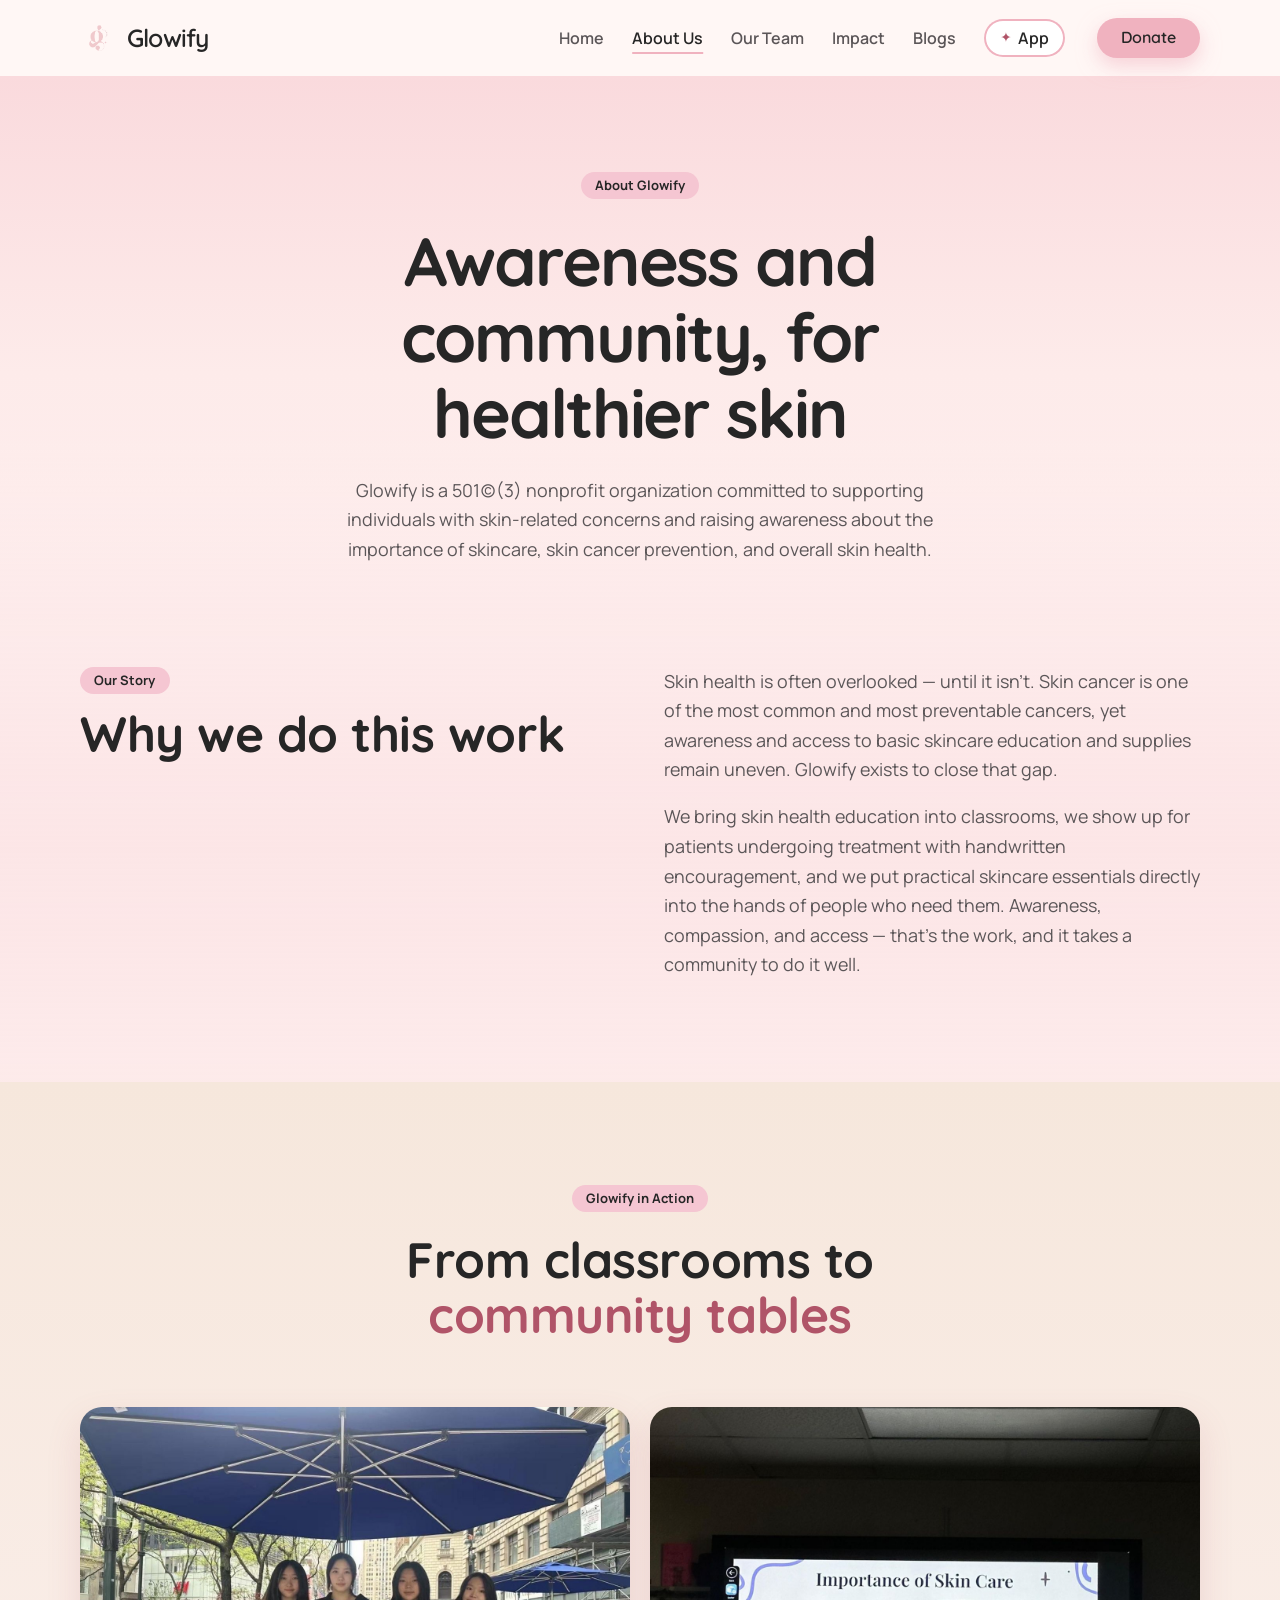
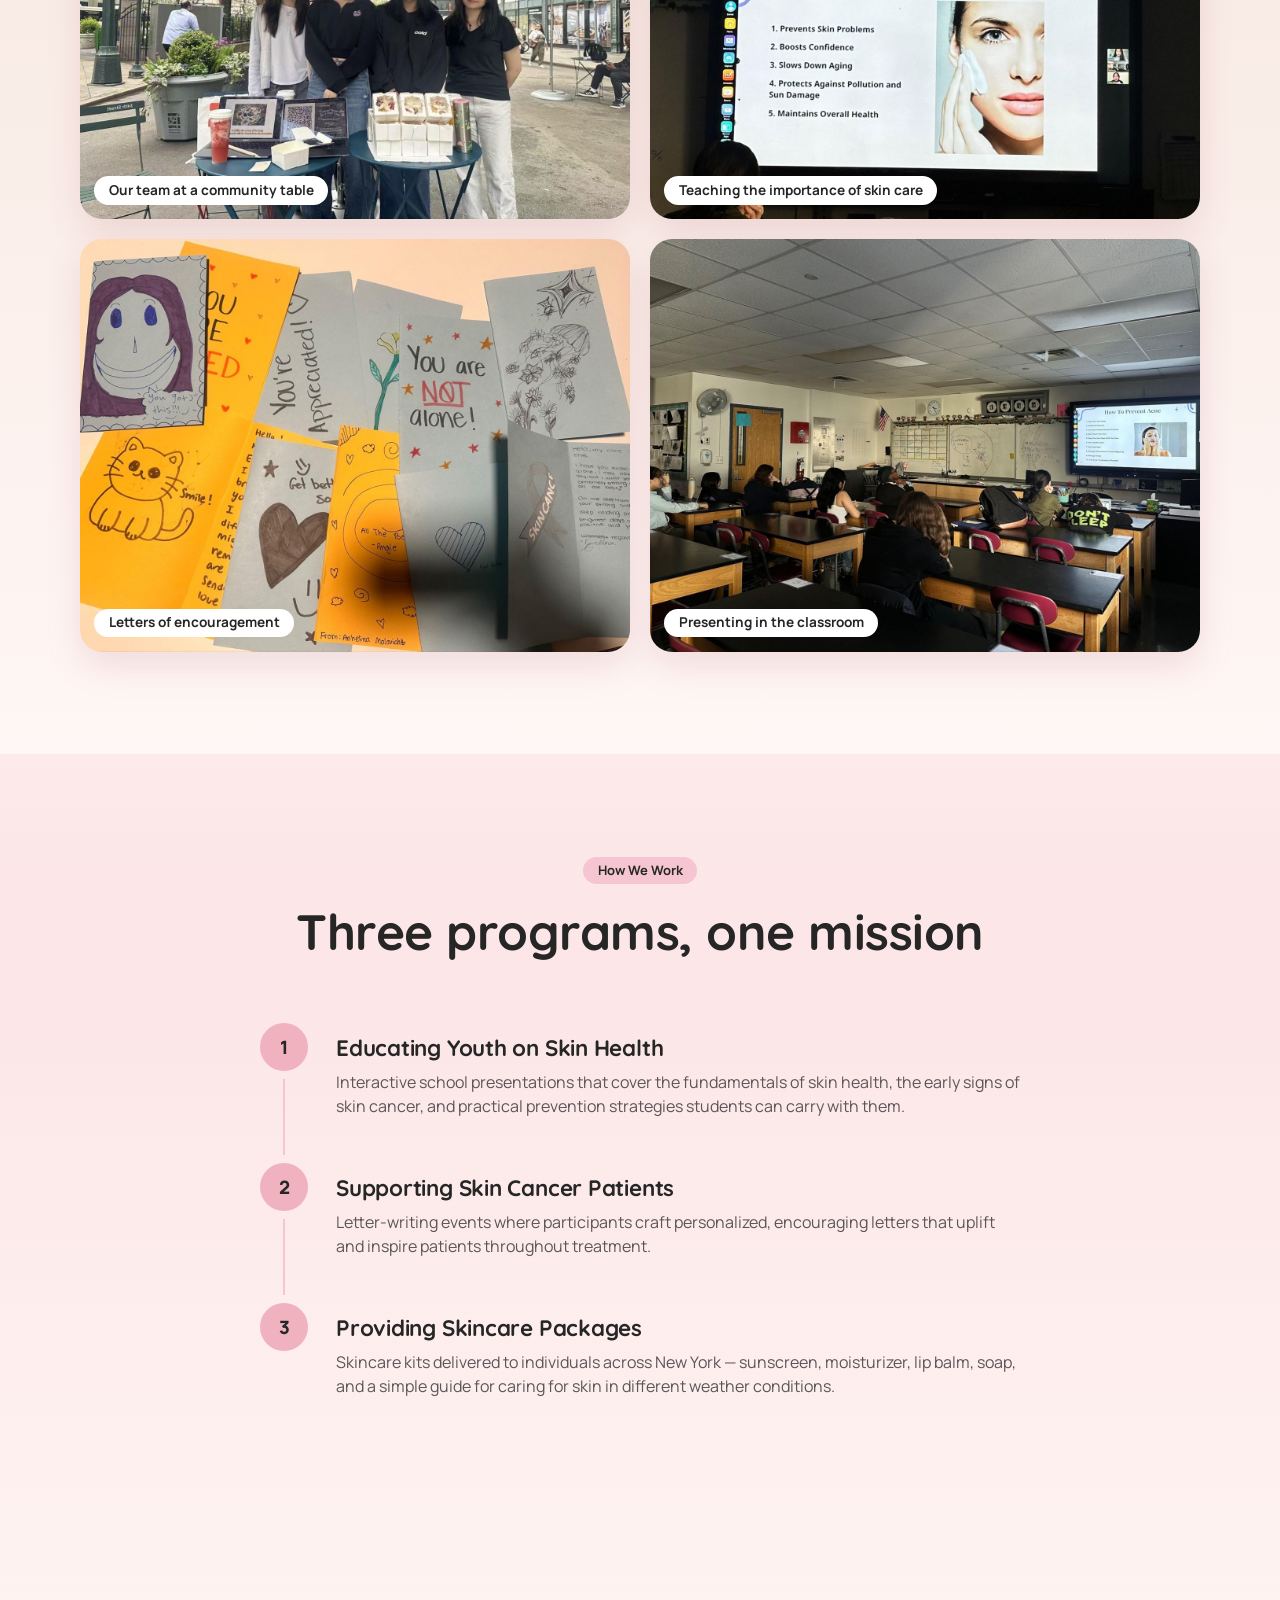
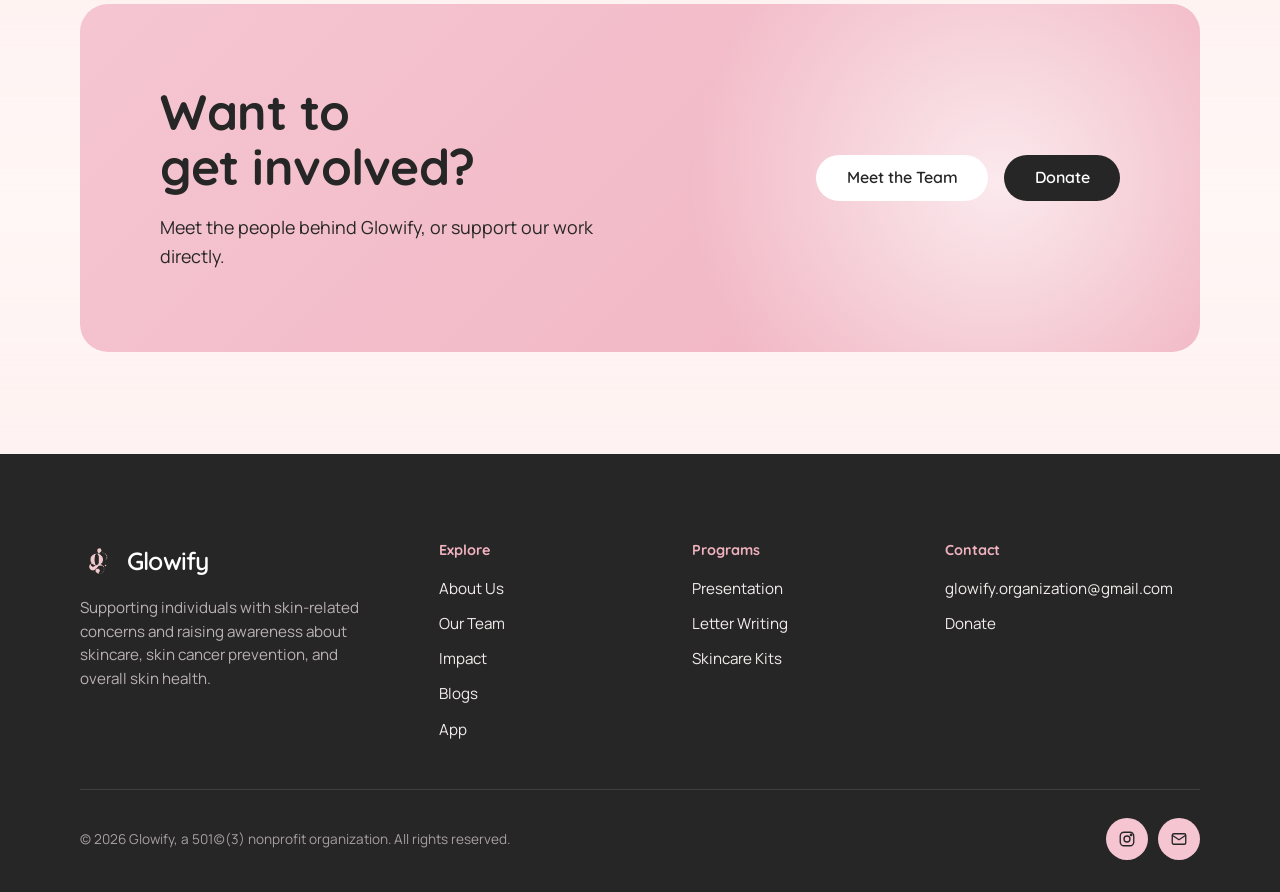
<file: about.html>
<!doctype html>
<html lang="en">
<head>
<meta charset="UTF-8" />
<meta name="viewport" content="width=device-width, initial-scale=1.0" />
<title>About Us — Glowify</title>
<meta name="description" content="Learn about Glowify's mission to support individuals with skin-related concerns and raise awareness about skincare, skin cancer prevention, and overall skin health." />
<link rel="icon" href="assets/img/favicon-64.png" type="image/png" />
<link rel="preconnect" href="https://fonts.googleapis.com">
<link rel="preconnect" href="https://fonts.gstatic.com" crossorigin>
<link href="https://fonts.googleapis.com/css2?family=Bowlby+One&family=DM+Sans:wght@400;600&display=swap" rel="stylesheet">
<link rel="stylesheet" href="assets/css/style.css" />
</head>
<body>

<header class="site-header">
  <div class="container nav">
    <a href="index.html" class="brand"><img src="assets/img/logo.png" alt="" class="brand-mark"> Glowify</a>
    <nav class="nav-links">
      <a href="index.html" data-page="index.html">Home</a>
      <a href="about.html" data-page="about.html">About Us</a>
      <a href="team.html" data-page="team.html">Our Team</a>
      <a href="impact.html" data-page="impact.html">Impact</a>
      <a href="blog.html" data-page="blog.html">Blogs</a>
      <a href="app.html" data-page="app.html">App</a>
      <a href="donate.html" class="btn btn-donate" data-page="donate.html">Donate</a>
    </nav>
    <button class="nav-toggle" aria-label="Toggle menu" aria-expanded="false">
      <span></span><span></span><span></span>
    </button>
  </div>
</header>

<main>

  <section class="page-hero">
    <div class="container">
      <span class="eyebrow">About Glowify</span>
      <h1>Awareness and community, for healthier skin</h1>
      <p class="lede">Glowify is a 501(c)(3) nonprofit organization committed to supporting individuals with skin-related concerns and raising awareness about the importance of skincare, skin cancer prevention, and overall skin health.</p>
    </div>
  </section>

  <!-- Story -->
  <section>
    <div class="container">
      <div class="grid grid-2" style="gap: 3rem; align-items: start;">
        <div class="reveal">
          <span class="eyebrow">Our Story</span>
          <h2 style="margin-top:0.75rem;">Why we do this work</h2>
        </div>
        <div class="reveal">
          <p class="lede" style="max-width: none;">Skin health is often overlooked — until it isn't. Skin cancer is one of the most common and most preventable cancers, yet awareness and access to basic skincare education and supplies remain uneven. Glowify exists to close that gap.</p>
          <p class="lede" style="max-width: none; margin-top: 1.1rem;">We bring skin health education into classrooms, we show up for patients undergoing treatment with handwritten encouragement, and we put practical skincare essentials directly into the hands of people who need them. Awareness, compassion, and access — that's the work, and it takes a community to do it well.</p>
        </div>
      </div>
    </div>
  </section>

  <!-- Glowify in action -->
  <section class="bg-beige">
    <div class="container">
      <div class="section-head center reveal">
        <span class="eyebrow">Glowify in Action</span>
        <h2>From classrooms to <em>community tables</em></h2>
      </div>
      <div class="photo-grid reveal">
        <figure>
          <img src="assets/img/about/booth-team.jpg" alt="Four Glowify team members standing behind a table under a blue umbrella" loading="lazy">
          <figcaption>Our team at a community table</figcaption>
        </figure>
        <figure>
          <img src="assets/img/about/presentation-slide.jpg" alt="A presentation slide titled Importance of Skin Care shown on a screen" loading="lazy">
          <figcaption>Teaching the importance of skin care</figcaption>
        </figure>
        <figure>
          <img src="assets/img/about/letters-cards.jpg" alt="Handwritten and illustrated letters of encouragement laid out together" loading="lazy">
          <figcaption>Letters of encouragement</figcaption>
        </figure>
        <figure>
          <img src="assets/img/about/classroom.jpg" alt="Students in a classroom watching a Glowify presentation" loading="lazy">
          <figcaption>Presenting in the classroom</figcaption>
        </figure>
      </div>
    </div>
  </section>

  <!-- How we work / programs recap -->
  <section>
    <div class="container">
      <div class="section-head reveal">
        <span class="eyebrow">How We Work</span>
        <h2>Three programs, one mission</h2>
      </div>
      <div class="timeline reveal">
        <div class="timeline-item">
          <div class="timeline-dot">1</div>
          <div class="timeline-content">
            <h3>Educating Youth on Skin Health</h3>
            <p>Interactive school presentations that cover the fundamentals of skin health, the early signs of skin cancer, and practical prevention strategies students can carry with them.</p>
          </div>
        </div>
        <div class="timeline-item">
          <div class="timeline-dot">2</div>
          <div class="timeline-content">
            <h3>Supporting Skin Cancer Patients</h3>
            <p>Letter-writing events where participants craft personalized, encouraging letters that uplift and inspire patients throughout treatment.</p>
          </div>
        </div>
        <div class="timeline-item">
          <div class="timeline-dot">3</div>
          <div class="timeline-content">
            <h3>Providing Skincare Packages</h3>
            <p>Skincare kits delivered to individuals across New York — sunscreen, moisturizer, lip balm, soap, and a simple guide for caring for skin in different weather conditions.</p>
          </div>
        </div>
      </div>
    </div>
  </section>

  <!-- CTA -->
  <section>
    <div class="container">
      <div class="cta-band reveal">
        <div>
          <h2>Want to get involved?</h2>
          <p class="lede">Meet the people behind Glowify, or support our work directly.</p>
        </div>
        <div class="cta-band-actions">
          <a href="team.html" class="btn btn-light">Meet the Team</a>
          <a href="donate.html" class="btn btn-donate">Donate</a>
        </div>
      </div>
    </div>
  </section>

</main>

<footer class="site-footer">
  <div class="container">
    <div class="footer-grid">
      <div class="footer-brand">
        <a href="index.html" class="brand"><img src="assets/img/logo.png" alt="" class="brand-mark"> Glowify</a>
        <p>Supporting individuals with skin-related concerns and raising awareness about skincare, skin cancer prevention, and overall skin health.</p>
      </div>
      <div class="footer-col">
        <h4>Explore</h4>
        <ul>
          <li><a href="about.html">About Us</a></li>
          <li><a href="team.html">Our Team</a></li>
          <li><a href="impact.html">Impact</a></li>
          <li><a href="blog.html">Blogs</a></li>
          <li><a href="app.html">App</a></li>
        </ul>
      </div>
      <div class="footer-col">
        <h4>Programs</h4>
        <ul>
          <li><a href="impact.html">Presentation</a></li>
          <li><a href="impact.html">Letter Writing</a></li>
          <li><a href="impact.html">Skincare Kits</a></li>
        </ul>
      </div>
      <div class="footer-col">
        <h4>Contact</h4>
        <ul>
          <li><a href="mailto:glowify.organization@gmail.com">glowify.organization@gmail.com</a></li>
          <li><a href="donate.html">Donate</a></li>
        </ul>
      </div>
    </div>
    <div class="footer-bottom">
      <span>© 2026 Glowify, a 501(c)(3) nonprofit organization. All rights reserved.</span>
      <div class="footer-socials">
        <a href="https://www.instagram.com/glowify_org?igsh=NTZrZHB4aWIxdnEy" aria-label="Instagram" target="_blank" rel="noopener"><svg viewBox="0 0 24 24" fill="none" stroke-width="1.8"><rect x="3" y="3" width="18" height="18" rx="5"/><circle cx="12" cy="12" r="4"/><circle cx="17.5" cy="6.5" r="1"/></svg></a>
        <a href="mailto:glowify.organization@gmail.com" aria-label="Email"><svg viewBox="0 0 24 24" fill="none" stroke-width="1.8"><rect x="3" y="5" width="18" height="14" rx="2"/><path d="m3 7 9 6 9-6"/></svg></a>
      </div>
    </div>
  </div>
</footer>

<script src="assets/js/main.js"></script>
</body>
</html>
</file>
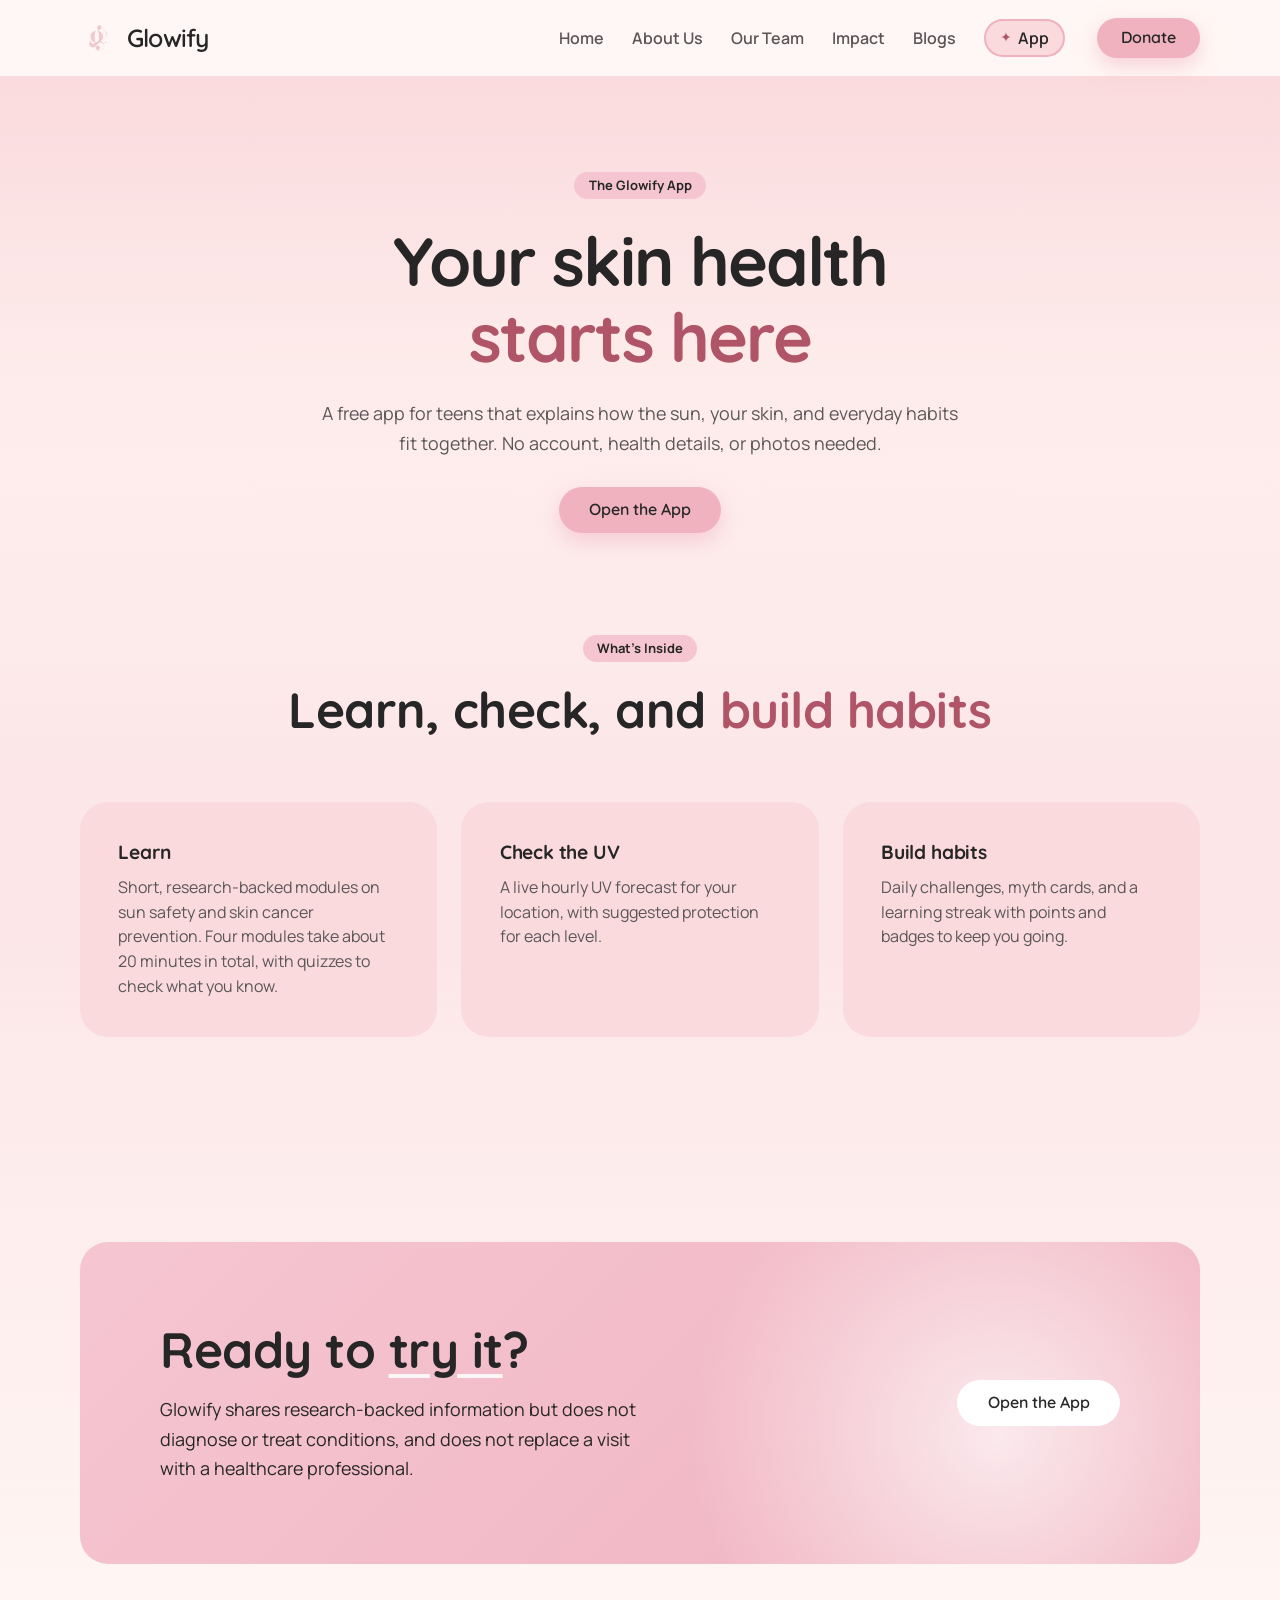
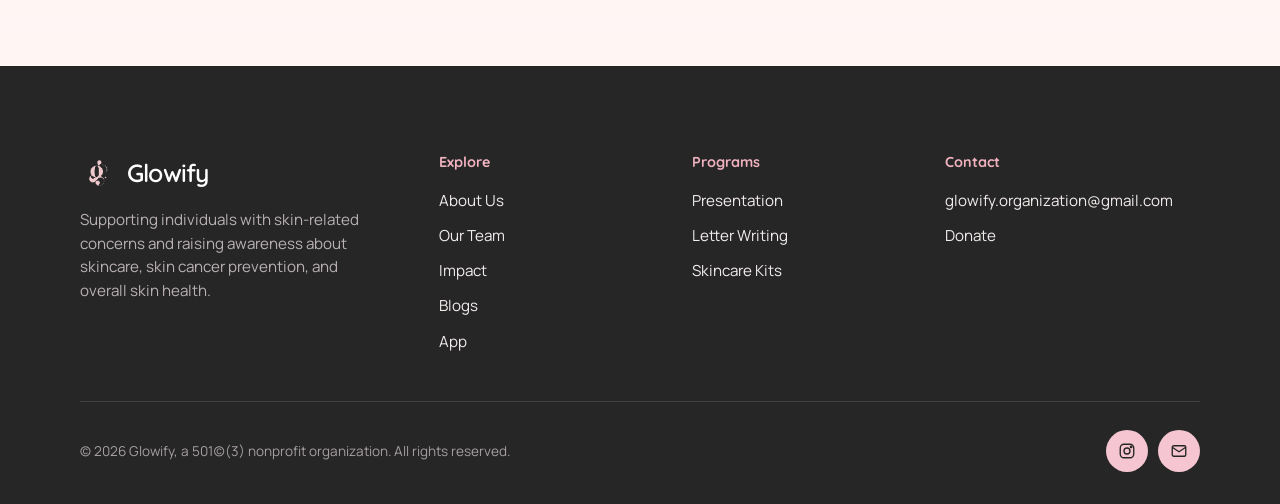
<file: app.html>
<!doctype html>
<html lang="en">
<head>
<meta charset="UTF-8" />
<meta name="viewport" content="width=device-width, initial-scale=1.0" />
<title>App — Glowify</title>
<meta name="description" content="The free Glowify app helps teens learn how the sun, skin, and everyday habits fit together, with lessons, quizzes, and a live UV forecast." />
<link rel="icon" href="assets/img/favicon-64.png" type="image/png" />
<link rel="preconnect" href="https://fonts.googleapis.com">
<link rel="preconnect" href="https://fonts.gstatic.com" crossorigin>
<link href="https://fonts.googleapis.com/css2?family=Bowlby+One&family=DM+Sans:wght@400;600&display=swap" rel="stylesheet">
<link rel="stylesheet" href="assets/css/style.css" />
</head>
<body>

<header class="site-header">
  <div class="container nav">
    <a href="index.html" class="brand"><img src="assets/img/logo.png" alt="" class="brand-mark"> Glowify</a>
    <nav class="nav-links">
      <a href="index.html" data-page="index.html">Home</a>
      <a href="about.html" data-page="about.html">About Us</a>
      <a href="team.html" data-page="team.html">Our Team</a>
      <a href="impact.html" data-page="impact.html">Impact</a>
      <a href="blog.html" data-page="blog.html">Blogs</a>
      <a href="app.html" data-page="app.html">App</a>
      <a href="donate.html" class="btn btn-donate" data-page="donate.html">Donate</a>
    </nav>
    <button class="nav-toggle" aria-label="Toggle menu" aria-expanded="false">
      <span></span><span></span><span></span>
    </button>
  </div>
</header>

<main>

  <section class="page-hero">
    <div class="container">
      <span class="eyebrow">The Glowify App</span>
      <h1>Your skin health <em>starts here</em></h1>
      <p class="lede">A free app for teens that explains how the sun, your skin, and everyday habits fit together. No account, health details, or photos needed.</p>
      <a href="https://app.glow-ify.org/" class="btn btn-primary" style="margin-top:1.75rem;" target="_blank" rel="noopener">Open the App</a>
    </div>
  </section>

  <section>
    <div class="container">
      <div class="section-head center reveal">
        <span class="eyebrow">What's Inside</span>
        <h2>Learn, check, and <em>build habits</em></h2>
      </div>
      <div class="grid grid-3">
        <div class="card reveal">
          <h3>Learn</h3>
          <p>Short, research-backed modules on sun safety and skin cancer prevention. Four modules take about 20 minutes in total, with quizzes to check what you know.</p>
        </div>
        <div class="card reveal">
          <h3>Check the UV</h3>
          <p>A live hourly UV forecast for your location, with suggested protection for each level.</p>
        </div>
        <div class="card reveal">
          <h3>Build habits</h3>
          <p>Daily challenges, myth cards, and a learning streak with points and badges to keep you going.</p>
        </div>
      </div>
    </div>
  </section>

  <section>
    <div class="container">
      <div class="cta-band reveal">
        <div>
          <h2>Ready to <em>try it</em>?</h2>
          <p class="lede">Glowify shares research-backed information but does not diagnose or treat conditions, and does not replace a visit with a healthcare professional.</p>
        </div>
        <div class="cta-band-actions">
          <a href="https://app.glow-ify.org/" class="btn btn-light" target="_blank" rel="noopener">Open the App</a>
        </div>
      </div>
    </div>
  </section>

</main>

<footer class="site-footer">
  <div class="container">
    <div class="footer-grid">
      <div class="footer-brand">
        <a href="index.html" class="brand"><img src="assets/img/logo.png" alt="" class="brand-mark"> Glowify</a>
        <p>Supporting individuals with skin-related concerns and raising awareness about skincare, skin cancer prevention, and overall skin health.</p>
      </div>
      <div class="footer-col">
        <h4>Explore</h4>
        <ul>
          <li><a href="about.html">About Us</a></li>
          <li><a href="team.html">Our Team</a></li>
          <li><a href="impact.html">Impact</a></li>
          <li><a href="blog.html">Blogs</a></li>
          <li><a href="app.html">App</a></li>
        </ul>
      </div>
      <div class="footer-col">
        <h4>Programs</h4>
        <ul>
          <li><a href="impact.html">Presentation</a></li>
          <li><a href="impact.html">Letter Writing</a></li>
          <li><a href="impact.html">Skincare Kits</a></li>
        </ul>
      </div>
      <div class="footer-col">
        <h4>Contact</h4>
        <ul>
          <li><a href="mailto:glowify.organization@gmail.com">glowify.organization@gmail.com</a></li>
          <li><a href="donate.html">Donate</a></li>
        </ul>
      </div>
    </div>
    <div class="footer-bottom">
      <span>© 2026 Glowify, a 501(c)(3) nonprofit organization. All rights reserved.</span>
      <div class="footer-socials">
        <a href="https://www.instagram.com/glowify_org?igsh=NTZrZHB4aWIxdnEy" aria-label="Instagram" target="_blank" rel="noopener"><svg viewBox="0 0 24 24" fill="none" stroke-width="1.8"><rect x="3" y="3" width="18" height="18" rx="5"/><circle cx="12" cy="12" r="4"/><circle cx="17.5" cy="6.5" r="1"/></svg></a>
        <a href="mailto:glowify.organization@gmail.com" aria-label="Email"><svg viewBox="0 0 24 24" fill="none" stroke-width="1.8"><rect x="3" y="5" width="18" height="14" rx="2"/><path d="m3 7 9 6 9-6"/></svg></a>
      </div>
    </div>
  </div>
</footer>

<script src="assets/js/main.js"></script>
</body>
</html>
</file>
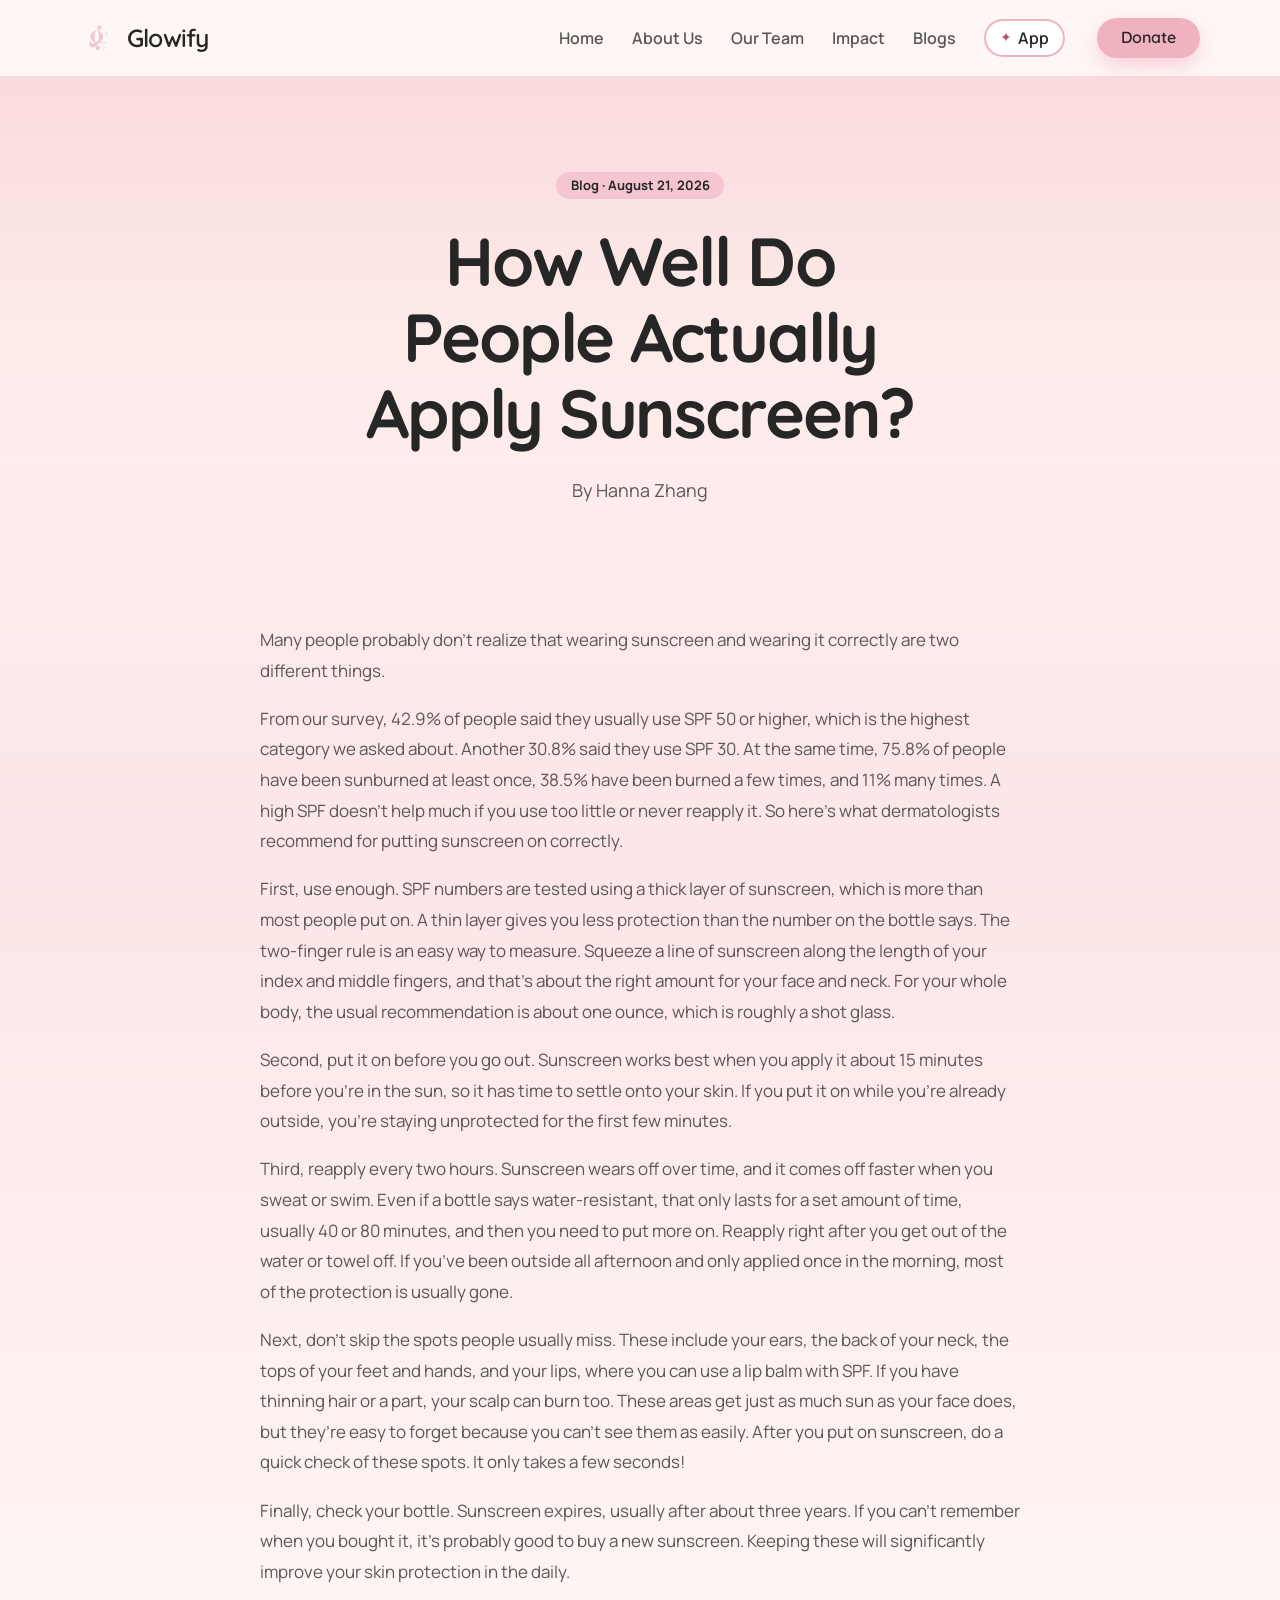
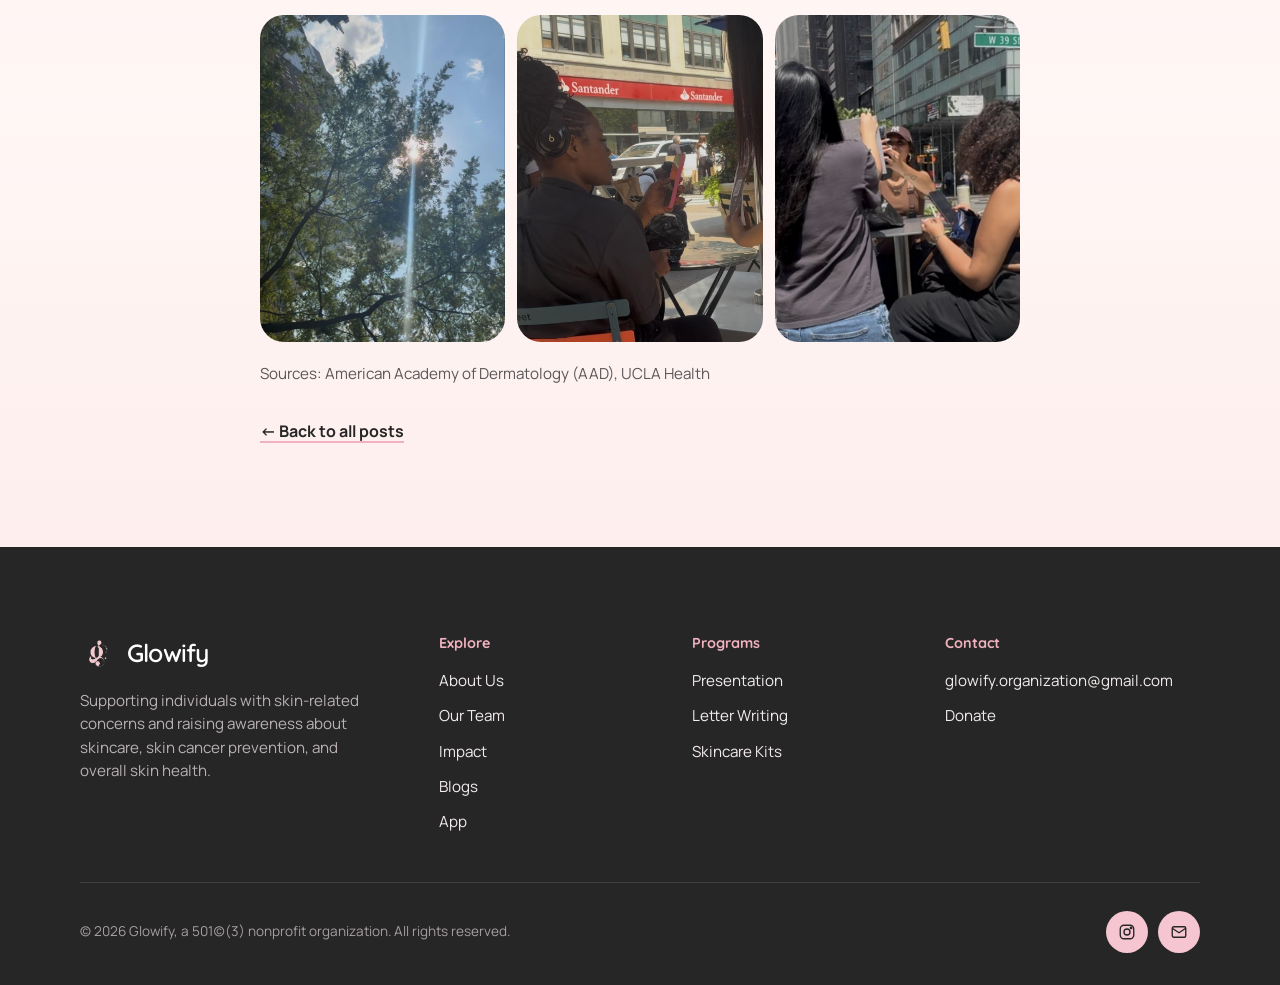
<file: blog-applying-sunscreen.html>
<!doctype html>
<html lang="en">
<head>
<meta charset="UTF-8" />
<meta name="viewport" content="width=device-width, initial-scale=1.0" />
<title>How Well Do People Actually Apply Sunscreen? — Glowify</title>
<meta name="description" content="Wearing sunscreen and wearing it correctly are two different things. Here is what dermatologists recommend." />
<link rel="icon" href="assets/img/favicon-64.png" type="image/png" />
<link rel="preconnect" href="https://fonts.googleapis.com">
<link rel="preconnect" href="https://fonts.gstatic.com" crossorigin>
<link href="https://fonts.googleapis.com/css2?family=Bowlby+One&family=DM+Sans:wght@400;600&display=swap" rel="stylesheet">
<link rel="stylesheet" href="assets/css/style.css" />
</head>
<body>

<header class="site-header">
  <div class="container nav">
    <a href="index.html" class="brand"><img src="assets/img/logo.png" alt="" class="brand-mark"> Glowify</a>
    <nav class="nav-links">
      <a href="index.html" data-page="index.html">Home</a>
      <a href="about.html" data-page="about.html">About Us</a>
      <a href="team.html" data-page="team.html">Our Team</a>
      <a href="impact.html" data-page="impact.html">Impact</a>
      <a href="blog.html" data-page="blog.html">Blogs</a>
      <a href="app.html" data-page="app.html">App</a>
      <a href="donate.html" class="btn btn-donate" data-page="donate.html">Donate</a>
    </nav>
    <button class="nav-toggle" aria-label="Toggle menu" aria-expanded="false">
      <span></span><span></span><span></span>
    </button>
  </div>
</header>

<main>

  <section class="page-hero">
    <div class="container">
      <span class="eyebrow">Blog &middot; August 21, 2026</span>
      <h1>How Well Do People Actually Apply Sunscreen?</h1>
      <p class="lede">By Hanna Zhang</p>
    </div>
  </section>

  <section>
    <div class="container">
      <article style="max-width: 760px; margin: 0 auto;">
        <p class="lede" style="max-width: none; margin-top: 1.1rem;">Many people probably don’t realize that wearing sunscreen and wearing it correctly are two different things.</p>
        <p class="lede" style="max-width: none; margin-top: 1.1rem;">From our survey, 42.9% of people said they usually use SPF 50 or higher, which is the highest category we asked about. Another 30.8% said they use SPF 30. At the same time, 75.8% of people have been sunburned at least once, 38.5% have been burned a few times, and 11% many times. A high SPF doesn’t help much if you use too little or never reapply it. So here’s what dermatologists recommend for putting sunscreen on correctly.</p>
        <p class="lede" style="max-width: none; margin-top: 1.1rem;">First, use enough. SPF numbers are tested using a thick layer of sunscreen, which is more than most people put on. A thin layer gives you less protection than the number on the bottle says. The two-finger rule is an easy way to measure. Squeeze a line of sunscreen along the length of your index and middle fingers, and that’s about the right amount for your face and neck. For your whole body, the usual recommendation is about one ounce, which is roughly a shot glass.</p>
        <p class="lede" style="max-width: none; margin-top: 1.1rem;">Second, put it on before you go out. Sunscreen works best when you apply it about 15 minutes before you’re in the sun, so it has time to settle onto your skin. If you put it on while you’re already outside, you’re staying unprotected for the first few minutes.</p>
        <p class="lede" style="max-width: none; margin-top: 1.1rem;">Third, reapply every two hours. Sunscreen wears off over time, and it comes off faster when you sweat or swim. Even if a bottle says water-resistant, that only lasts for a set amount of time, usually 40 or 80 minutes, and then you need to put more on. Reapply right after you get out of the water or towel off. If you’ve been outside all afternoon and only applied once in the morning, most of the protection is usually gone.</p>
        <p class="lede" style="max-width: none; margin-top: 1.1rem;">Next, don't skip the spots people usually miss. These include your ears, the back of your neck, the tops of your feet and hands, and your lips, where you can use a lip balm with SPF. If you have thinning hair or a part, your scalp can burn too. These areas get just as much sun as your face does, but they’re easy to forget because you can’t see them as easily. After you put on sunscreen, do a quick check of these spots. It only takes a few seconds!</p>
        <p class="lede" style="max-width: none; margin-top: 1.1rem;">Finally, check your bottle. Sunscreen expires, usually after about three years. If you can’t remember when you bought it, it’s probably good to buy a new sunscreen. Keeping these will significantly improve your skin protection in the daily.</p>
        <div class="grid grid-3" style="margin-top: 1.75rem; gap: 0.75rem;">
          <img src="assets/img/blog/apply-sunscreen-1.jpg" alt="Sunlight streaming through tree branches between tall buildings" loading="lazy" style="width:100%; aspect-ratio:3/4; object-fit:cover; border-radius:24px;">
          <img src="assets/img/blog/apply-sunscreen-2.jpg" alt="Person wearing headphones seated at an outdoor table on a New York street" loading="lazy" style="width:100%; aspect-ratio:3/4; object-fit:cover; border-radius:24px;">
          <img src="assets/img/blog/apply-sunscreen-3.jpg" alt="People seated at outdoor tables on a sunny street near W 39th St" loading="lazy" style="width:100%; aspect-ratio:3/4; object-fit:cover; border-radius:24px;">
        </div>
        <p class="lede" style="max-width: none; margin-top: 1.1rem; font-size:0.95rem;">Sources: American Academy of Dermatology (AAD), UCLA Health</p>
        <p style="margin-top: 2rem;"><a href="blog.html">← Back to all posts</a></p>
      </article>
    </div>
  </section>

</main>

<footer class="site-footer">
  <div class="container">
    <div class="footer-grid">
      <div class="footer-brand">
        <a href="index.html" class="brand"><img src="assets/img/logo.png" alt="" class="brand-mark"> Glowify</a>
        <p>Supporting individuals with skin-related concerns and raising awareness about skincare, skin cancer prevention, and overall skin health.</p>
      </div>
      <div class="footer-col">
        <h4>Explore</h4>
        <ul>
          <li><a href="about.html">About Us</a></li>
          <li><a href="team.html">Our Team</a></li>
          <li><a href="impact.html">Impact</a></li>
          <li><a href="blog.html">Blogs</a></li>
          <li><a href="app.html">App</a></li>
        </ul>
      </div>
      <div class="footer-col">
        <h4>Programs</h4>
        <ul>
          <li><a href="impact.html">Presentation</a></li>
          <li><a href="impact.html">Letter Writing</a></li>
          <li><a href="impact.html">Skincare Kits</a></li>
        </ul>
      </div>
      <div class="footer-col">
        <h4>Contact</h4>
        <ul>
          <li><a href="mailto:glowify.organization@gmail.com">glowify.organization@gmail.com</a></li>
          <li><a href="donate.html">Donate</a></li>
        </ul>
      </div>
    </div>
    <div class="footer-bottom">
      <span>© 2026 Glowify, a 501(c)(3) nonprofit organization. All rights reserved.</span>
      <div class="footer-socials">
        <a href="https://www.instagram.com/glowify_org?igsh=NTZrZHB4aWIxdnEy" aria-label="Instagram" target="_blank" rel="noopener"><svg viewBox="0 0 24 24" fill="none" stroke-width="1.8"><rect x="3" y="3" width="18" height="18" rx="5"/><circle cx="12" cy="12" r="4"/><circle cx="17.5" cy="6.5" r="1"/></svg></a>
        <a href="mailto:glowify.organization@gmail.com" aria-label="Email"><svg viewBox="0 0 24 24" fill="none" stroke-width="1.8"><rect x="3" y="5" width="18" height="14" rx="2"/><path d="m3 7 9 6 9-6"/></svg></a>
      </div>
    </div>
  </div>
</footer>

<script src="assets/js/main.js"></script>
</body>
</html>
</file>
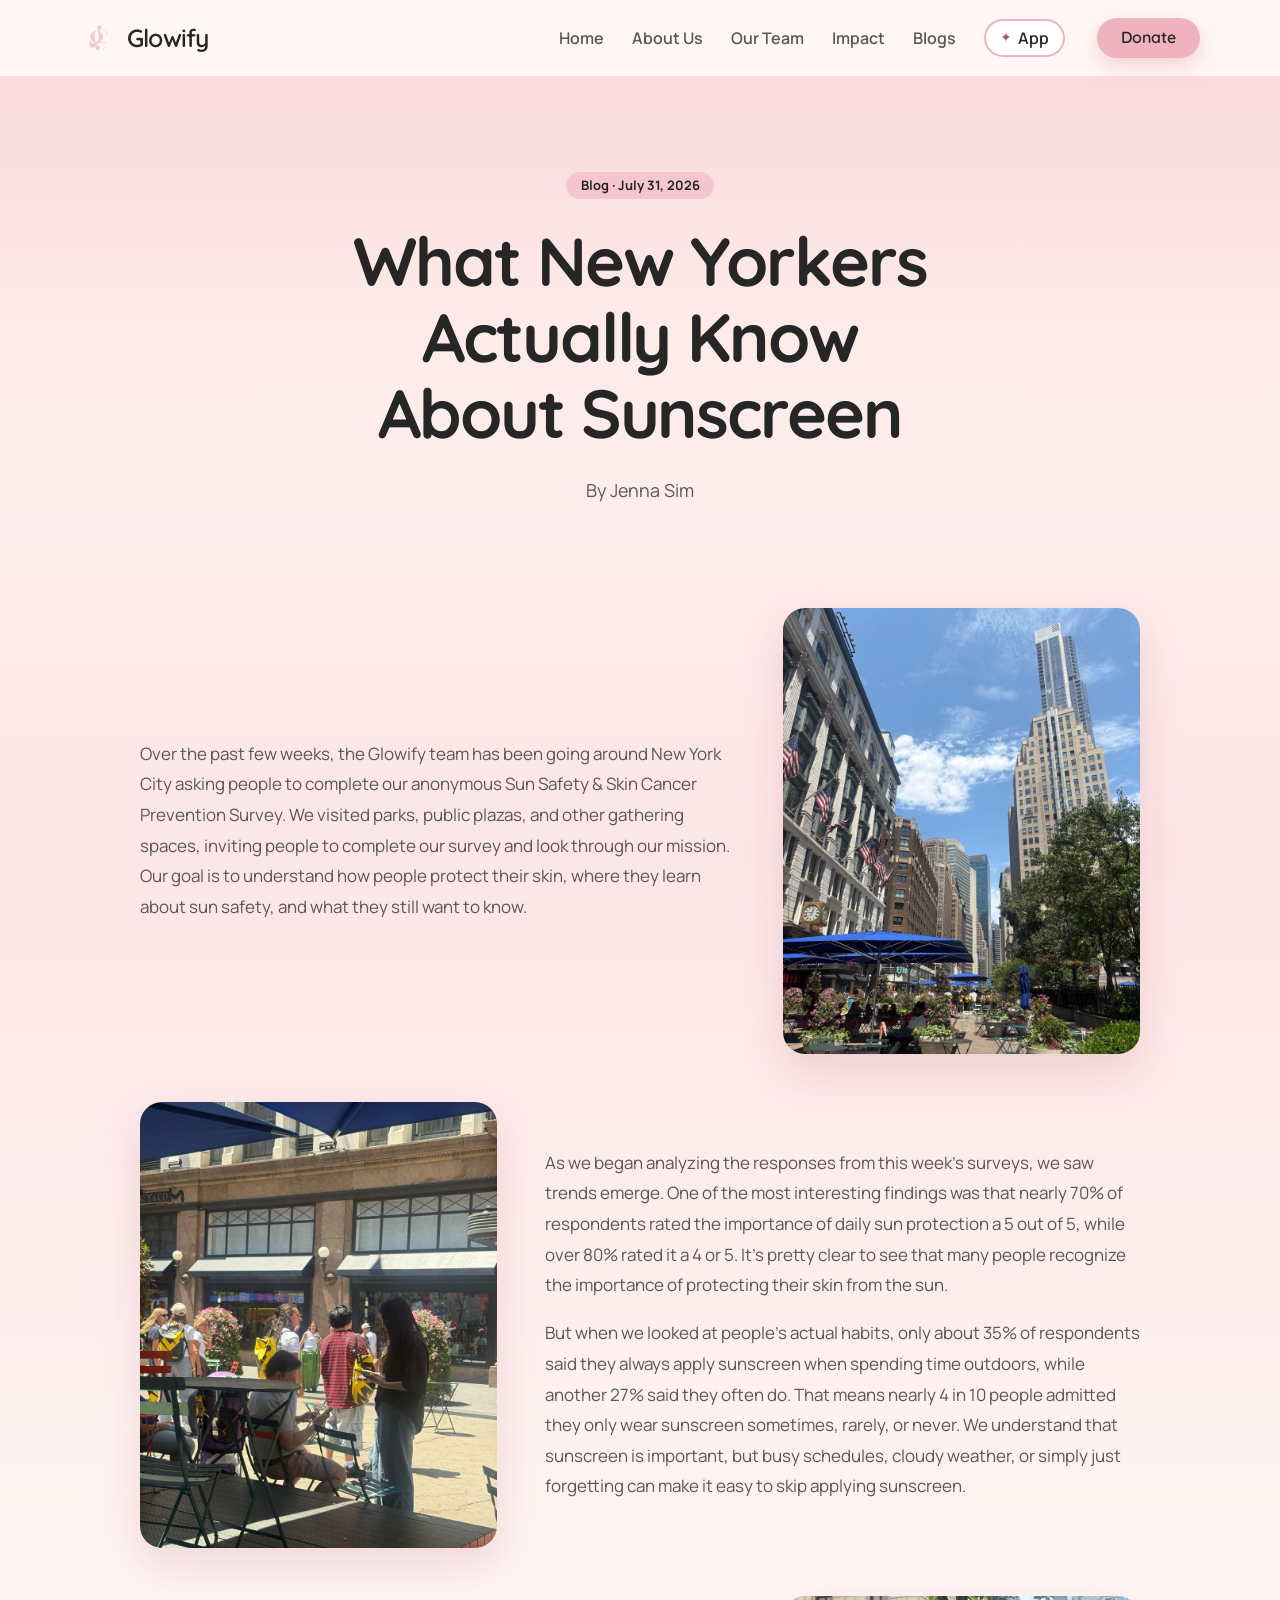
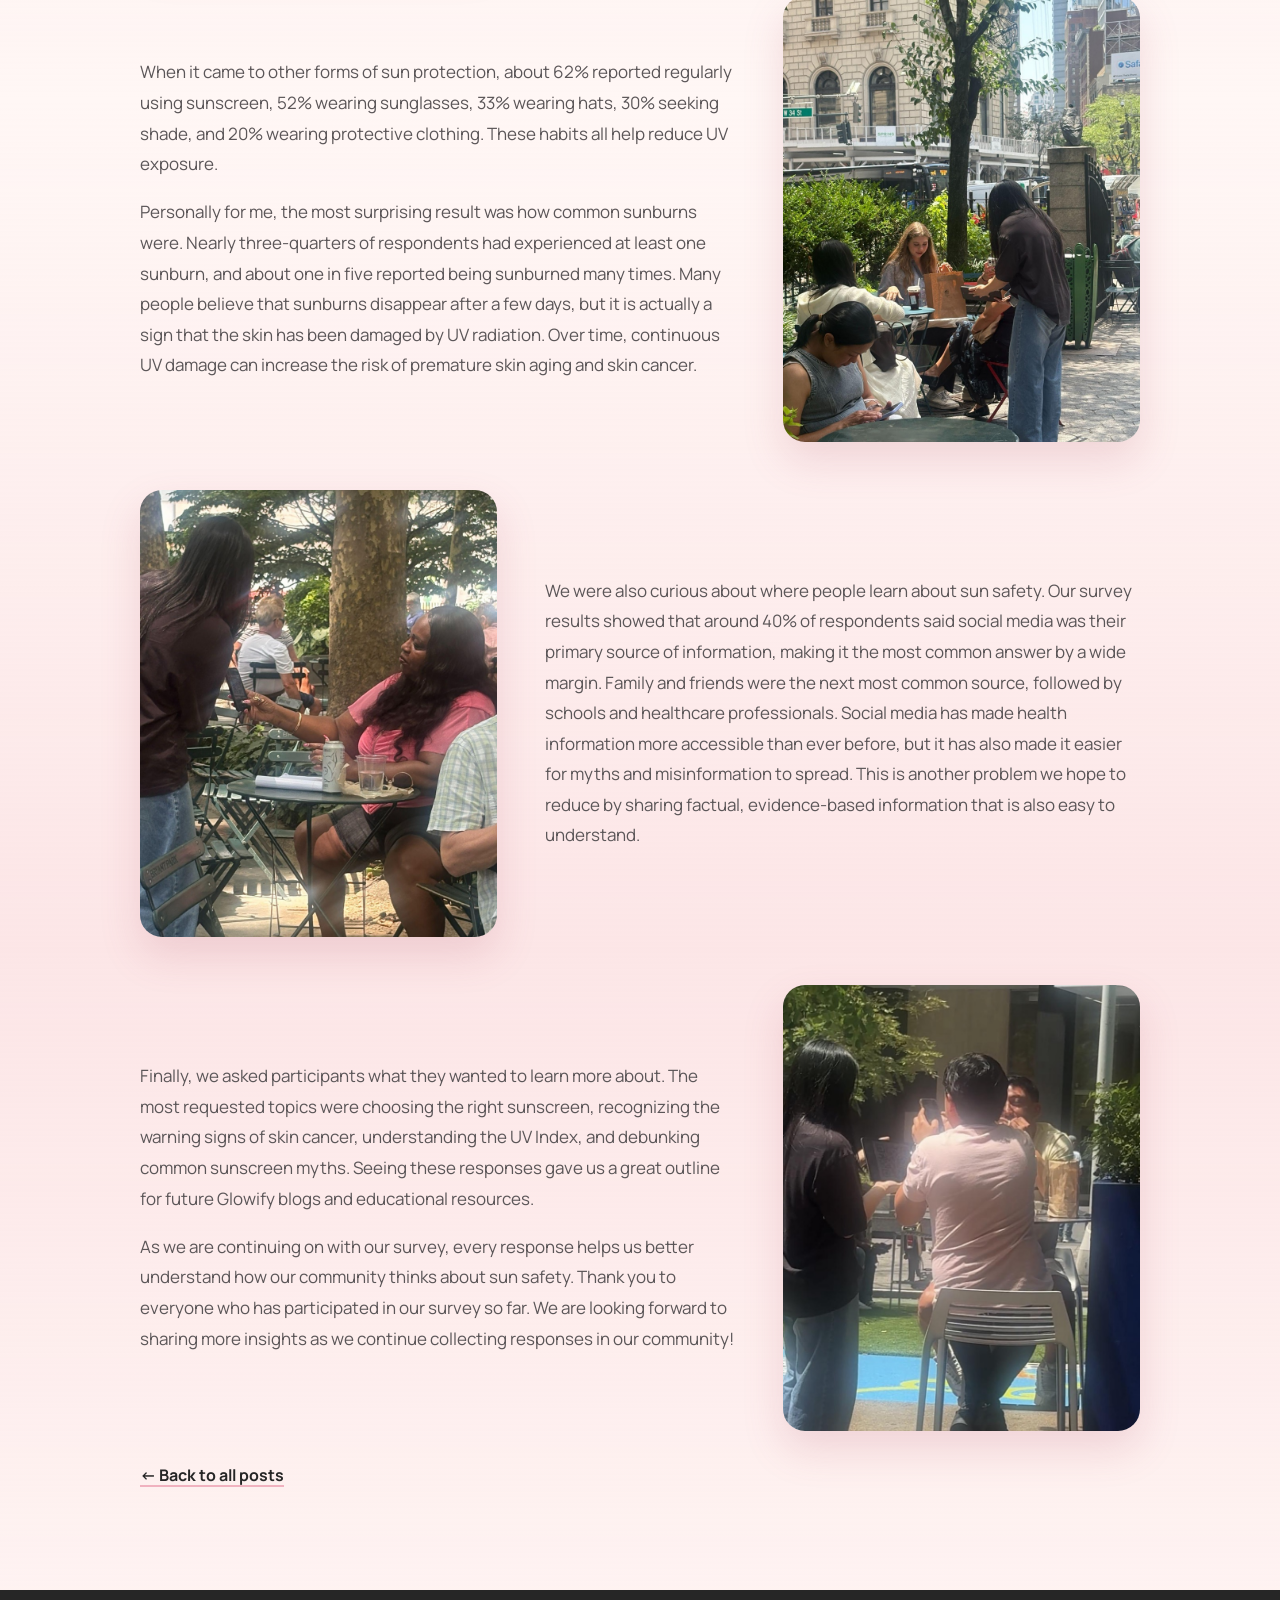
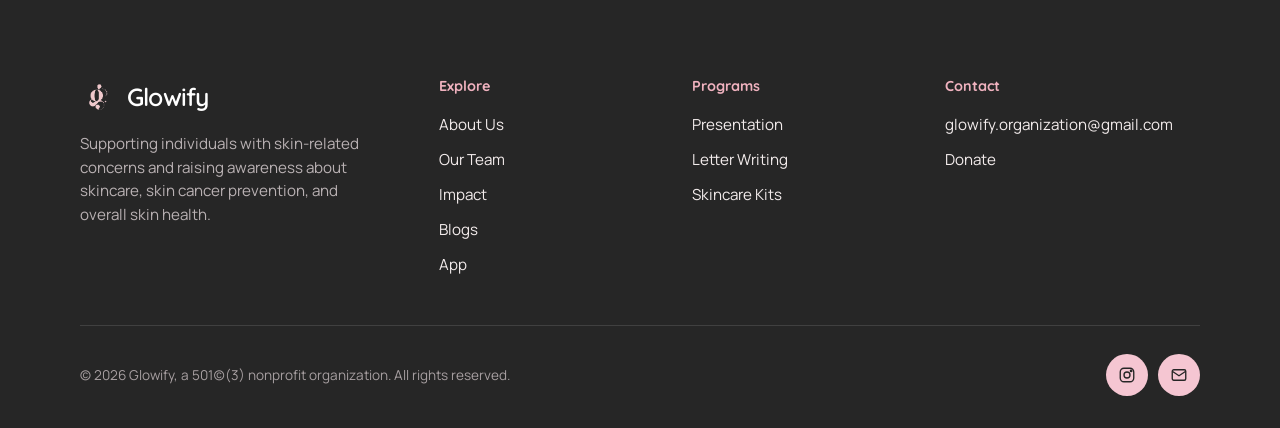
<file: blog-new-yorkers-sunscreen.html>
<!doctype html>
<html lang="en">
<head>
<meta charset="UTF-8" />
<meta name="viewport" content="width=device-width, initial-scale=1.0" />
<title>What New Yorkers Actually Know About Sunscreen — Glowify</title>
<meta name="description" content="Survey results from around New York City on sunscreen habits, sunburns, and where people learn about sun safety." />
<link rel="icon" href="assets/img/favicon-64.png" type="image/png" />
<link rel="preconnect" href="https://fonts.googleapis.com">
<link rel="preconnect" href="https://fonts.gstatic.com" crossorigin>
<link href="https://fonts.googleapis.com/css2?family=Bowlby+One&family=DM+Sans:wght@400;600&display=swap" rel="stylesheet">
<link rel="stylesheet" href="assets/css/style.css" />
</head>
<body>

<header class="site-header">
  <div class="container nav">
    <a href="index.html" class="brand"><img src="assets/img/logo.png" alt="" class="brand-mark"> Glowify</a>
    <nav class="nav-links">
      <a href="index.html" data-page="index.html">Home</a>
      <a href="about.html" data-page="about.html">About Us</a>
      <a href="team.html" data-page="team.html">Our Team</a>
      <a href="impact.html" data-page="impact.html">Impact</a>
      <a href="blog.html" data-page="blog.html">Blogs</a>
      <a href="app.html" data-page="app.html">App</a>
      <a href="donate.html" class="btn btn-donate" data-page="donate.html">Donate</a>
    </nav>
    <button class="nav-toggle" aria-label="Toggle menu" aria-expanded="false">
      <span></span><span></span><span></span>
    </button>
  </div>
</header>

<main>

  <section class="page-hero">
    <div class="container">
      <span class="eyebrow">Blog &middot; July 31, 2026</span>
      <h1>What New Yorkers Actually Know About Sunscreen</h1>
      <p class="lede">By Jenna Sim</p>
    </div>
  </section>

  <section>
    <div class="container">
      <article style="max-width: 1000px; margin: 0 auto;">
        <div class="story-row">
          <div class="story-text">
          <p class="lede" style="max-width: none; margin-top: 1.1rem;">Over the past few weeks, the Glowify team has been going around New York City asking people to complete our anonymous Sun Safety &amp; Skin Cancer Prevention Survey. We visited parks, public plazas, and other gathering spaces, inviting people to complete our survey and look through our mission. Our goal is to understand how people protect their skin, where they learn about sun safety, and what they still want to know.</p>
          </div>
          <figure class="story-photo"><img src="assets/img/blog/sunscreen-survey-1.jpg" alt="Sunny Midtown Manhattan plaza with blue umbrellas and tall buildings" loading="lazy"></figure>
        </div>
        <div class="story-row flip">
          <div class="story-text">
          <p class="lede" style="max-width: none; margin-top: 1.1rem;">As we began analyzing the responses from this week’s surveys, we saw trends emerge. One of the most interesting findings was that nearly 70% of respondents rated the importance of daily sun protection a 5 out of 5, while over 80% rated it a 4 or 5. It's pretty clear to see that many people recognize the importance of protecting their skin from the sun.</p>
          <p class="lede" style="max-width: none; margin-top: 1.1rem;">But when we looked at people's actual habits, only about 35% of respondents said they always apply sunscreen when spending time outdoors, while another 27% said they often do. That means nearly 4 in 10 people admitted they only wear sunscreen sometimes, rarely, or never. We understand that sunscreen is important, but busy schedules, cloudy weather, or simply just forgetting can make it easy to skip applying sunscreen.</p>
          </div>
          <figure class="story-photo"><img src="assets/img/blog/sunscreen-survey-2.jpg" alt="Glowify team member talking with people at a plaza" loading="lazy"></figure>
        </div>
        <div class="story-row">
          <div class="story-text">
          <p class="lede" style="max-width: none; margin-top: 1.1rem;">When it came to other forms of sun protection, about 62% reported regularly using sunscreen, 52% wearing sunglasses, 33% wearing hats, 30% seeking shade, and 20% wearing protective clothing. These habits all help reduce UV exposure.</p>
          <p class="lede" style="max-width: none; margin-top: 1.1rem;">Personally for me, the most surprising result was how common sunburns were. Nearly three-quarters of respondents had experienced at least one sunburn, and about one in five reported being sunburned many times. Many people believe that sunburns disappear after a few days, but it is actually a sign that the skin has been damaged by UV radiation. Over time, continuous UV damage can increase the risk of premature skin aging and skin cancer.</p>
          </div>
          <figure class="story-photo"><img src="assets/img/blog/sunscreen-survey-3.jpg" alt="Glowify team member surveying people seated in a park" loading="lazy"></figure>
        </div>
        <div class="story-row flip">
          <div class="story-text">
          <p class="lede" style="max-width: none; margin-top: 1.1rem;">We were also curious about where people learn about sun safety. Our survey results showed that around 40% of respondents said social media was their primary source of information, making it the most common answer by a wide margin. Family and friends were the next most common source, followed by schools and healthcare professionals. Social media has made health information more accessible than ever before, but it has also made it easier for myths and misinformation to spread. This is another problem we hope to reduce by sharing factual, evidence-based information that is also easy to understand.</p>
          </div>
          <figure class="story-photo"><img src="assets/img/blog/sunscreen-survey-4.jpg" alt="Glowify team member showing the survey to a participant at a park table" loading="lazy"></figure>
        </div>
        <div class="story-row">
          <div class="story-text">
          <p class="lede" style="max-width: none; margin-top: 1.1rem;">Finally, we asked participants what they wanted to learn more about. The most requested topics were choosing the right sunscreen, recognizing the warning signs of skin cancer, understanding the UV Index, and debunking common sunscreen myths. Seeing these responses gave us a great outline for future Glowify blogs and educational resources.</p>
          <p class="lede" style="max-width: none; margin-top: 1.1rem;">As we are continuing on with our survey, every response helps us better understand how our community thinks about sun safety. Thank you to everyone who has participated in our survey so far. We are looking forward to sharing more insights as we continue collecting responses in our community!</p>
          </div>
          <figure class="story-photo"><img src="assets/img/blog/sunscreen-survey-5.jpg" alt="Glowify team member surveying a person at an outdoor table" loading="lazy"></figure>
        </div>
        <p style="margin-top: 2rem;"><a href="blog.html">← Back to all posts</a></p>
      </article>
    </div>
  </section>

</main>

<footer class="site-footer">
  <div class="container">
    <div class="footer-grid">
      <div class="footer-brand">
        <a href="index.html" class="brand"><img src="assets/img/logo.png" alt="" class="brand-mark"> Glowify</a>
        <p>Supporting individuals with skin-related concerns and raising awareness about skincare, skin cancer prevention, and overall skin health.</p>
      </div>
      <div class="footer-col">
        <h4>Explore</h4>
        <ul>
          <li><a href="about.html">About Us</a></li>
          <li><a href="team.html">Our Team</a></li>
          <li><a href="impact.html">Impact</a></li>
          <li><a href="blog.html">Blogs</a></li>
          <li><a href="app.html">App</a></li>
        </ul>
      </div>
      <div class="footer-col">
        <h4>Programs</h4>
        <ul>
          <li><a href="impact.html">Presentation</a></li>
          <li><a href="impact.html">Letter Writing</a></li>
          <li><a href="impact.html">Skincare Kits</a></li>
        </ul>
      </div>
      <div class="footer-col">
        <h4>Contact</h4>
        <ul>
          <li><a href="mailto:glowify.organization@gmail.com">glowify.organization@gmail.com</a></li>
          <li><a href="donate.html">Donate</a></li>
        </ul>
      </div>
    </div>
    <div class="footer-bottom">
      <span>© 2026 Glowify, a 501(c)(3) nonprofit organization. All rights reserved.</span>
      <div class="footer-socials">
        <a href="https://www.instagram.com/glowify_org?igsh=NTZrZHB4aWIxdnEy" aria-label="Instagram" target="_blank" rel="noopener"><svg viewBox="0 0 24 24" fill="none" stroke-width="1.8"><rect x="3" y="3" width="18" height="18" rx="5"/><circle cx="12" cy="12" r="4"/><circle cx="17.5" cy="6.5" r="1"/></svg></a>
        <a href="mailto:glowify.organization@gmail.com" aria-label="Email"><svg viewBox="0 0 24 24" fill="none" stroke-width="1.8"><rect x="3" y="5" width="18" height="14" rx="2"/><path d="m3 7 9 6 9-6"/></svg></a>
      </div>
    </div>
  </div>
</footer>

<script src="assets/js/main.js"></script>
</body>
</html>
</file>
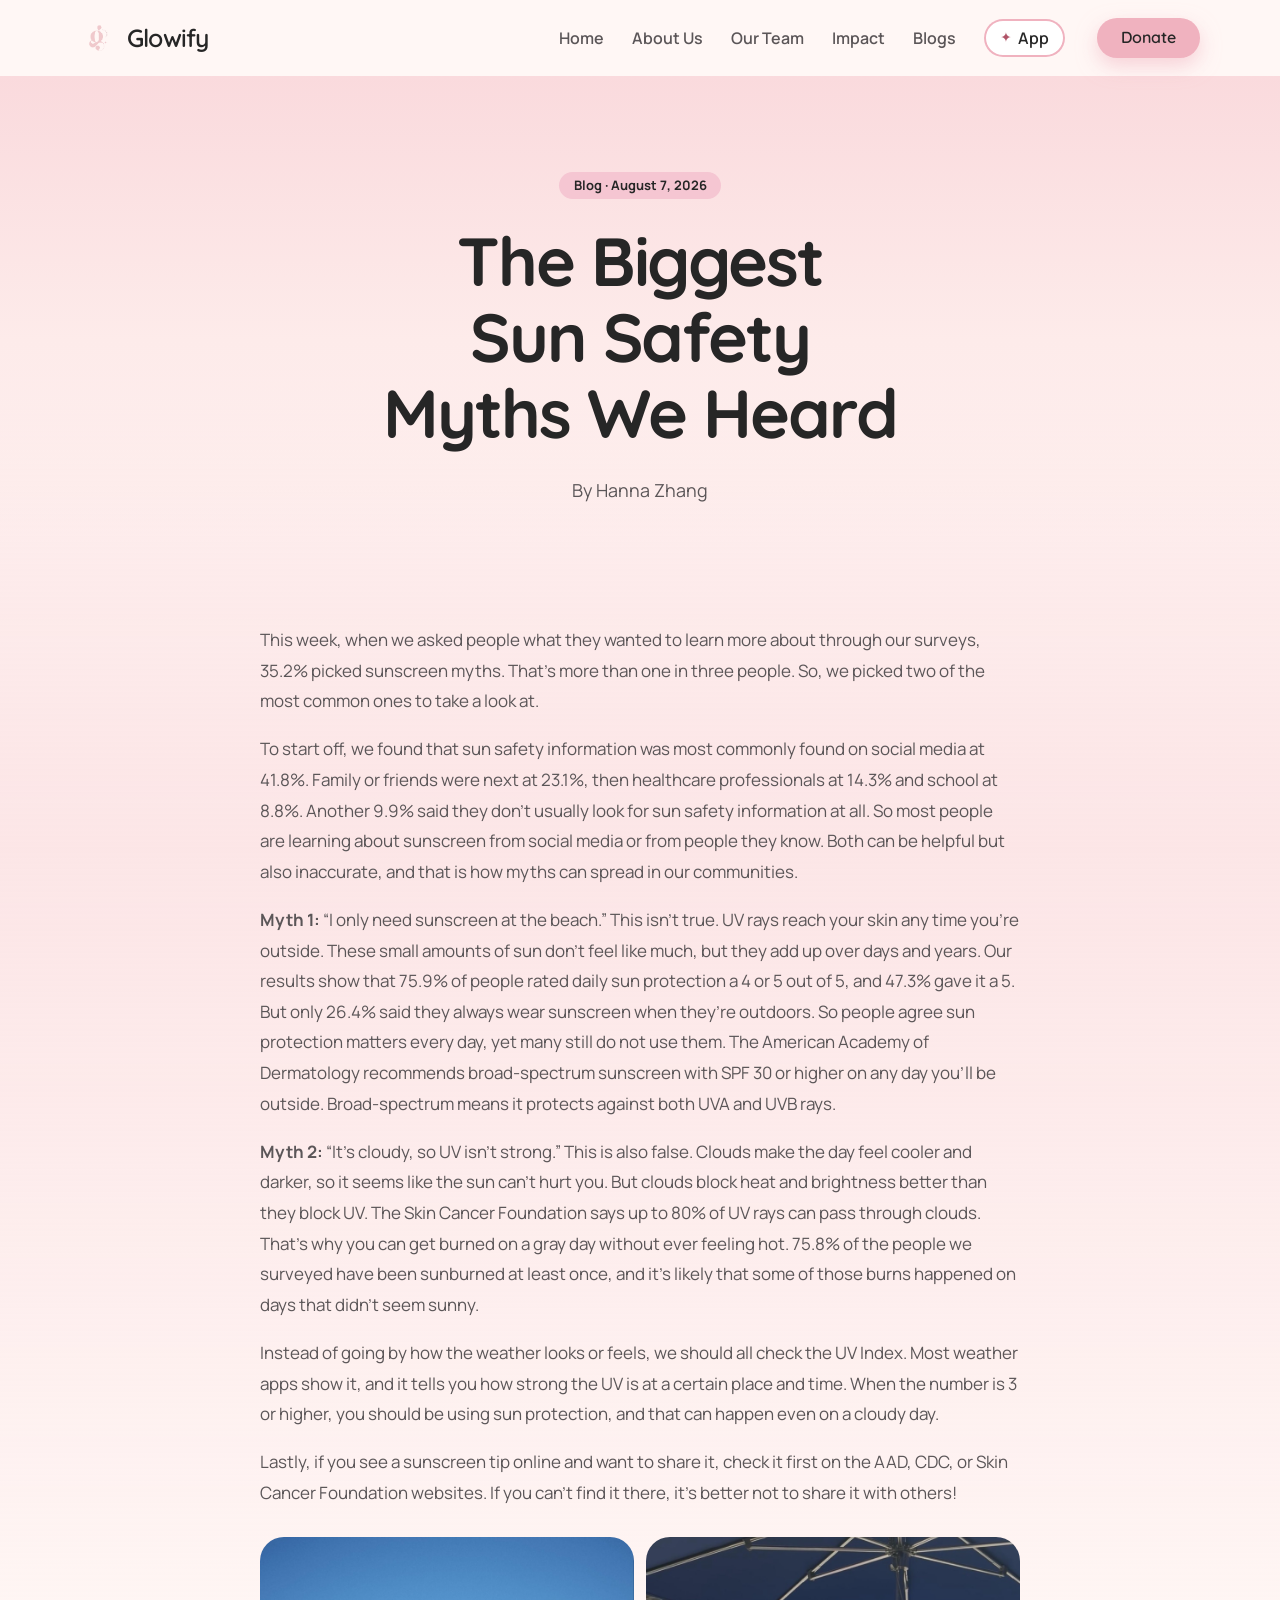
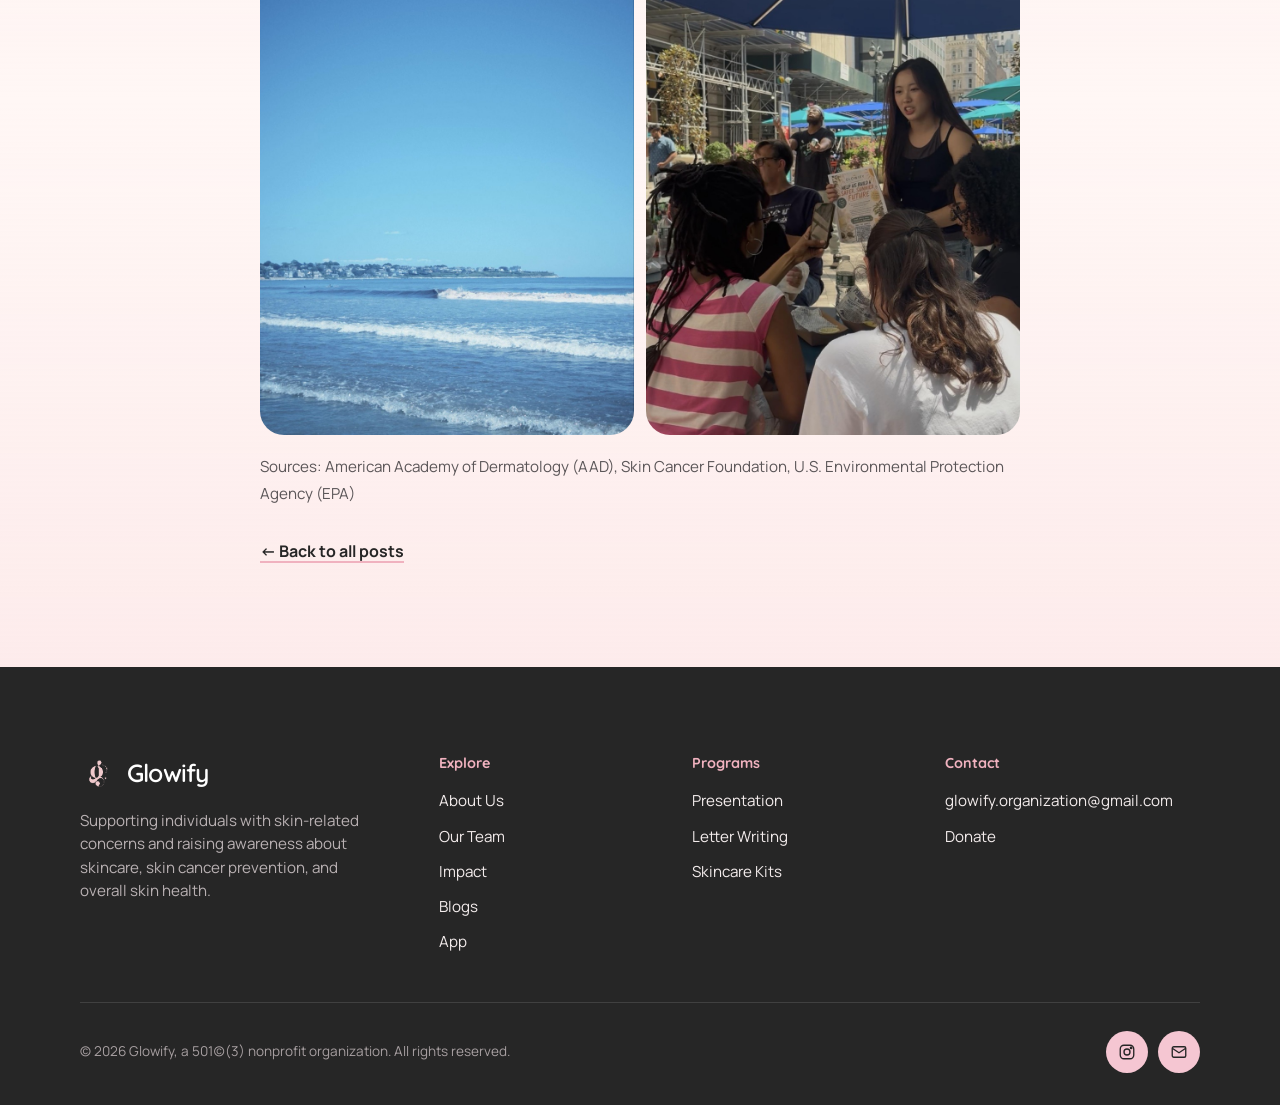
<file: blog-sun-safety-myths.html>
<!doctype html>
<html lang="en">
<head>
<meta charset="UTF-8" />
<meta name="viewport" content="width=device-width, initial-scale=1.0" />
<title>The Biggest Sun Safety Myths We Heard — Glowify</title>
<meta name="description" content="Two of the most common sunscreen myths from our New York City survey, and what the experts say." />
<link rel="icon" href="assets/img/favicon-64.png" type="image/png" />
<link rel="preconnect" href="https://fonts.googleapis.com">
<link rel="preconnect" href="https://fonts.gstatic.com" crossorigin>
<link href="https://fonts.googleapis.com/css2?family=Bowlby+One&family=DM+Sans:wght@400;600&display=swap" rel="stylesheet">
<link rel="stylesheet" href="assets/css/style.css" />
</head>
<body>

<header class="site-header">
  <div class="container nav">
    <a href="index.html" class="brand"><img src="assets/img/logo.png" alt="" class="brand-mark"> Glowify</a>
    <nav class="nav-links">
      <a href="index.html" data-page="index.html">Home</a>
      <a href="about.html" data-page="about.html">About Us</a>
      <a href="team.html" data-page="team.html">Our Team</a>
      <a href="impact.html" data-page="impact.html">Impact</a>
      <a href="blog.html" data-page="blog.html">Blogs</a>
      <a href="app.html" data-page="app.html">App</a>
      <a href="donate.html" class="btn btn-donate" data-page="donate.html">Donate</a>
    </nav>
    <button class="nav-toggle" aria-label="Toggle menu" aria-expanded="false">
      <span></span><span></span><span></span>
    </button>
  </div>
</header>

<main>

  <section class="page-hero">
    <div class="container">
      <span class="eyebrow">Blog &middot; August 7, 2026</span>
      <h1>The Biggest Sun Safety Myths We Heard</h1>
      <p class="lede">By Hanna Zhang</p>
    </div>
  </section>

  <section>
    <div class="container">
      <article style="max-width: 760px; margin: 0 auto;">
        <p class="lede" style="max-width: none; margin-top: 1.1rem;">This week, when we asked people what they wanted to learn more about through our surveys, 35.2% picked sunscreen myths. That’s more than one in three people. So, we picked two of the most common ones to take a look at.</p>
        <p class="lede" style="max-width: none; margin-top: 1.1rem;">To start off, we found that sun safety information was most commonly found on social media at 41.8%. Family or friends were next at 23.1%, then healthcare professionals at 14.3% and school at 8.8%. Another 9.9% said they don’t usually look for sun safety information at all. So most people are learning about sunscreen from social media or from people they know. Both can be helpful but also inaccurate, and that is how myths can spread in our communities.</p>
        <p class="lede" style="max-width: none; margin-top: 1.1rem;"><strong>Myth 1:</strong> “I only need sunscreen at the beach.” This isn’t true. UV rays reach your skin any time you’re outside. These small amounts of sun don’t feel like much, but they add up over days and years. Our results show that 75.9% of people rated daily sun protection a 4 or 5 out of 5, and 47.3% gave it a 5. But only 26.4% said they always wear sunscreen when they’re outdoors. So people agree sun protection matters every day, yet many still do not use them. The American Academy of Dermatology recommends broad-spectrum sunscreen with SPF 30 or higher on any day you’ll be outside. Broad-spectrum means it protects against both UVA and UVB rays.</p>
        <p class="lede" style="max-width: none; margin-top: 1.1rem;"><strong>Myth 2:</strong> “It’s cloudy, so UV isn’t strong.” This is also false. Clouds make the day feel cooler and darker, so it seems like the sun can’t hurt you. But clouds block heat and brightness better than they block UV. The Skin Cancer Foundation says up to 80% of UV rays can pass through clouds. That’s why you can get burned on a gray day without ever feeling hot. 75.8% of the people we surveyed have been sunburned at least once, and it’s likely that some of those burns happened on days that didn’t seem sunny.</p>
        <p class="lede" style="max-width: none; margin-top: 1.1rem;">Instead of going by how the weather looks or feels, we should all check the UV Index. Most weather apps show it, and it tells you how strong the UV is at a certain place and time. When the number is 3 or higher, you should be using sun protection, and that can happen even on a cloudy day.</p>
        <p class="lede" style="max-width: none; margin-top: 1.1rem;">Lastly, if you see a sunscreen tip online and want to share it, check it first on the AAD, CDC, or Skin Cancer Foundation websites. If you can’t find it there, it’s better not to share it with others!</p>
        <div class="grid grid-2" style="margin-top: 1.75rem; gap: 0.75rem;">
          <img src="assets/img/blog/sun-myths-1.jpg" alt="Blue sky and ocean waves at the beach" loading="lazy" style="width:100%; height:100%; aspect-ratio:3/4; object-fit:cover; border-radius:24px;">
          <img src="assets/img/blog/sun-myths-2.jpg" alt="Glowify team member presenting to people seated under an umbrella at a New York plaza" loading="lazy" style="width:100%; height:100%; aspect-ratio:3/4; object-fit:cover; border-radius:24px;">
        </div>
        <p class="lede" style="max-width: none; margin-top: 1.1rem; font-size:0.95rem;">Sources: American Academy of Dermatology (AAD), Skin Cancer Foundation, U.S. Environmental Protection Agency (EPA)</p>
        <p style="margin-top: 2rem;"><a href="blog.html">← Back to all posts</a></p>
      </article>
    </div>
  </section>

</main>

<footer class="site-footer">
  <div class="container">
    <div class="footer-grid">
      <div class="footer-brand">
        <a href="index.html" class="brand"><img src="assets/img/logo.png" alt="" class="brand-mark"> Glowify</a>
        <p>Supporting individuals with skin-related concerns and raising awareness about skincare, skin cancer prevention, and overall skin health.</p>
      </div>
      <div class="footer-col">
        <h4>Explore</h4>
        <ul>
          <li><a href="about.html">About Us</a></li>
          <li><a href="team.html">Our Team</a></li>
          <li><a href="impact.html">Impact</a></li>
          <li><a href="blog.html">Blogs</a></li>
          <li><a href="app.html">App</a></li>
        </ul>
      </div>
      <div class="footer-col">
        <h4>Programs</h4>
        <ul>
          <li><a href="impact.html">Presentation</a></li>
          <li><a href="impact.html">Letter Writing</a></li>
          <li><a href="impact.html">Skincare Kits</a></li>
        </ul>
      </div>
      <div class="footer-col">
        <h4>Contact</h4>
        <ul>
          <li><a href="mailto:glowify.organization@gmail.com">glowify.organization@gmail.com</a></li>
          <li><a href="donate.html">Donate</a></li>
        </ul>
      </div>
    </div>
    <div class="footer-bottom">
      <span>© 2026 Glowify, a 501(c)(3) nonprofit organization. All rights reserved.</span>
      <div class="footer-socials">
        <a href="https://www.instagram.com/glowify_org?igsh=NTZrZHB4aWIxdnEy" aria-label="Instagram" target="_blank" rel="noopener"><svg viewBox="0 0 24 24" fill="none" stroke-width="1.8"><rect x="3" y="3" width="18" height="18" rx="5"/><circle cx="12" cy="12" r="4"/><circle cx="17.5" cy="6.5" r="1"/></svg></a>
        <a href="mailto:glowify.organization@gmail.com" aria-label="Email"><svg viewBox="0 0 24 24" fill="none" stroke-width="1.8"><rect x="3" y="5" width="18" height="14" rx="2"/><path d="m3 7 9 6 9-6"/></svg></a>
      </div>
    </div>
  </div>
</footer>

<script src="assets/js/main.js"></script>
</body>
</html>
</file>
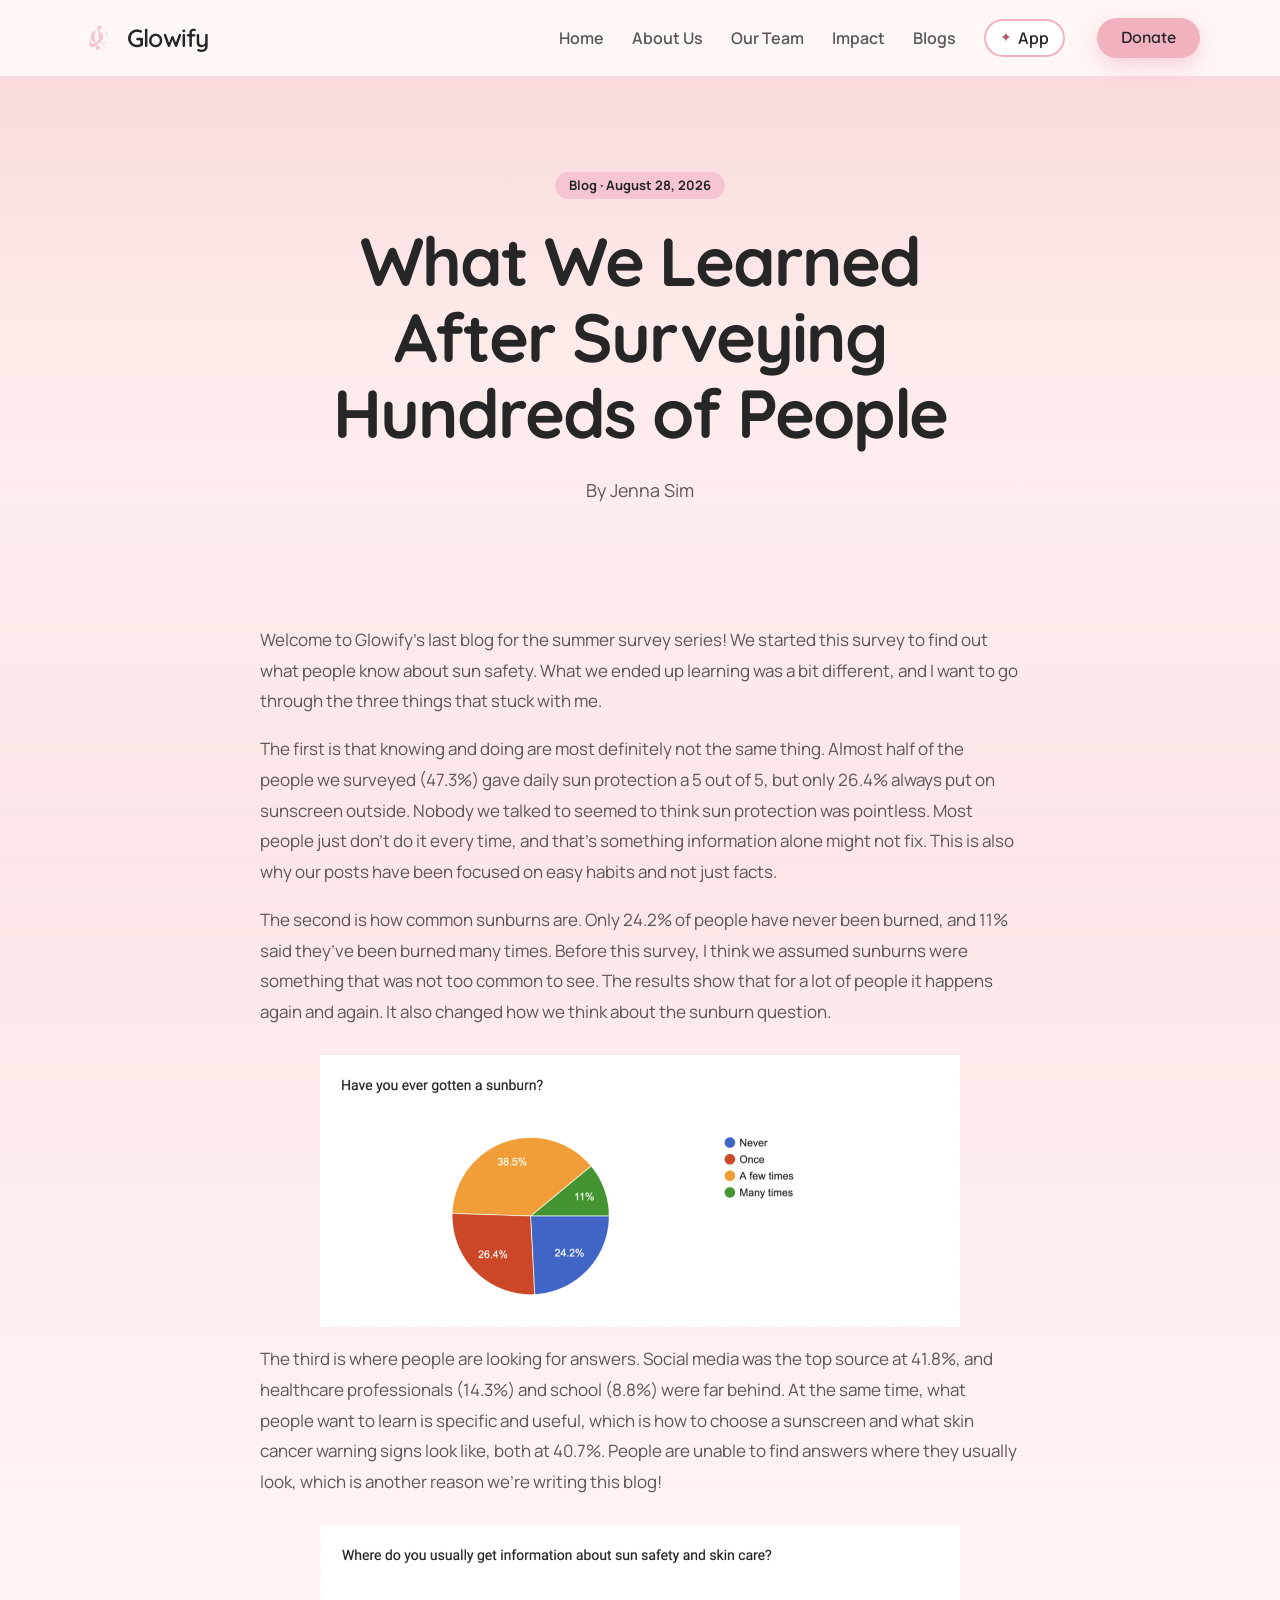
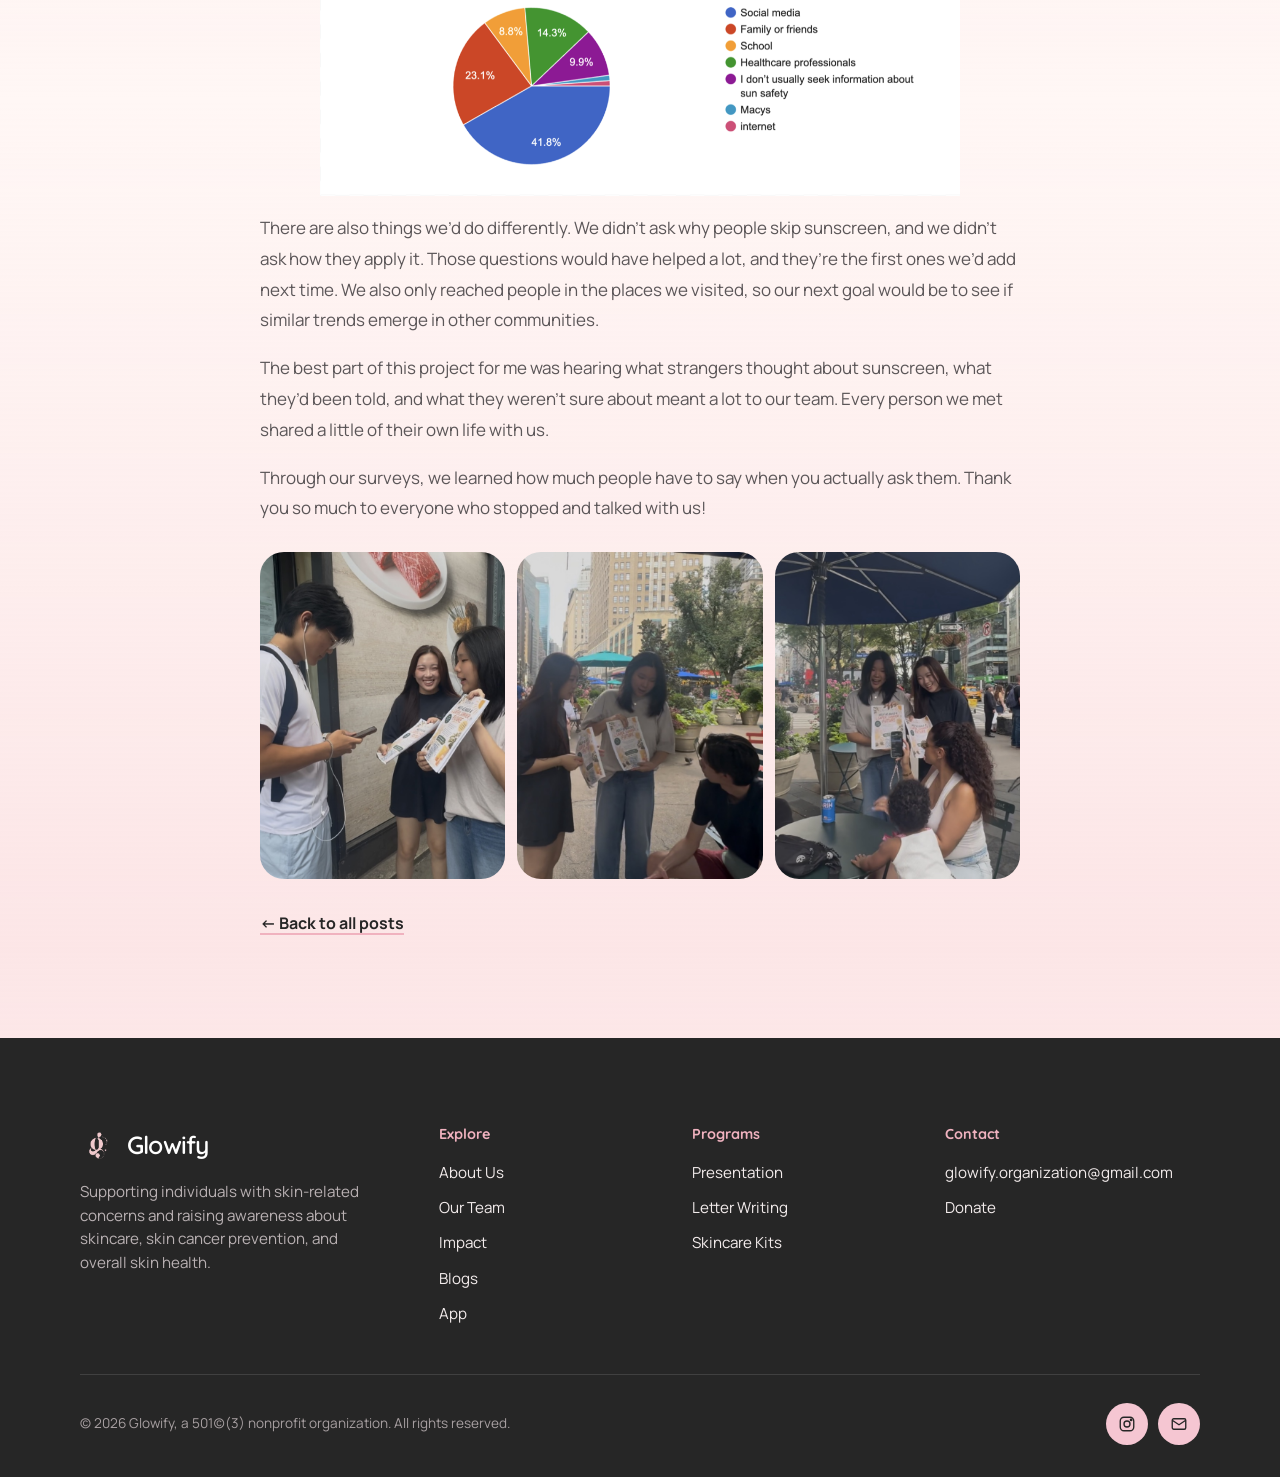
<file: blog-survey-wrapup.html>
<!doctype html>
<html lang="en">
<head>
<meta charset="UTF-8" />
<meta name="viewport" content="width=device-width, initial-scale=1.0" />
<title>What We Learned After Surveying Hundreds of People — Glowify</title>
<meta name="description" content="Three things that stuck with the Glowify team after our summer sun safety survey series." />
<link rel="icon" href="assets/img/favicon-64.png" type="image/png" />
<link rel="preconnect" href="https://fonts.googleapis.com">
<link rel="preconnect" href="https://fonts.gstatic.com" crossorigin>
<link href="https://fonts.googleapis.com/css2?family=Bowlby+One&family=DM+Sans:wght@400;600&display=swap" rel="stylesheet">
<link rel="stylesheet" href="assets/css/style.css" />
</head>
<body>

<header class="site-header">
  <div class="container nav">
    <a href="index.html" class="brand"><img src="assets/img/logo.png" alt="" class="brand-mark"> Glowify</a>
    <nav class="nav-links">
      <a href="index.html" data-page="index.html">Home</a>
      <a href="about.html" data-page="about.html">About Us</a>
      <a href="team.html" data-page="team.html">Our Team</a>
      <a href="impact.html" data-page="impact.html">Impact</a>
      <a href="blog.html" data-page="blog.html">Blogs</a>
      <a href="app.html" data-page="app.html">App</a>
      <a href="donate.html" class="btn btn-donate" data-page="donate.html">Donate</a>
    </nav>
    <button class="nav-toggle" aria-label="Toggle menu" aria-expanded="false">
      <span></span><span></span><span></span>
    </button>
  </div>
</header>

<main>

  <section class="page-hero">
    <div class="container">
      <span class="eyebrow">Blog &middot; August 28, 2026</span>
      <h1>What We Learned After Surveying Hundreds of People</h1>
      <p class="lede">By Jenna Sim</p>
    </div>
  </section>

  <section>
    <div class="container">
      <article style="max-width: 760px; margin: 0 auto;">
        <p class="lede" style="max-width: none; margin-top: 1.1rem;">Welcome to Glowify’s last blog for the summer survey series! We started this survey to find out what people know about sun safety. What we ended up learning was a bit different, and I want to go through the three things that stuck with me.</p>
        <p class="lede" style="max-width: none; margin-top: 1.1rem;">The first is that knowing and doing are most definitely not the same thing. Almost half of the people we surveyed (47.3%) gave daily sun protection a 5 out of 5, but only 26.4% always put on sunscreen outside. Nobody we talked to seemed to think sun protection was pointless. Most people just don’t do it every time, and that’s something information alone might not fix. This is also why our posts have been focused on easy habits and not just facts.</p>
        <p class="lede" style="max-width: none; margin-top: 1.1rem;">The second is how common sunburns are. Only 24.2% of people have never been burned, and 11% said they’ve been burned many times. Before this survey, I think we assumed sunburns were something that was not too common to see. The results show that for a lot of people it happens again and again. It also changed how we think about the sunburn question.</p>
        <img src="assets/img/blog/survey-wrapup-chart-sunburn.png" alt="Pie chart for “Have you ever gotten a sunburn?”: never 24.2%, once 26.4%, a few times 38.5%, many times 11%" loading="lazy" style="display:block; width:100%; max-width:640px; margin: 1.75rem auto 0;">
        <p class="lede" style="max-width: none; margin-top: 1.1rem;">The third is where people are looking for answers. Social media was the top source at 41.8%, and healthcare professionals (14.3%) and school (8.8%) were far behind. At the same time, what people want to learn is specific and useful, which is how to choose a sunscreen and what skin cancer warning signs look like, both at 40.7%. People are unable to find answers where they usually look, which is another reason we’re writing this blog!</p>
        <img src="assets/img/blog/survey-wrapup-chart-sources.png" alt="Pie chart for “Where do you usually get information about sun safety and skin care?”: social media 41.8%, family or friends 23.1%, healthcare professionals 14.3%, I don’t usually seek information 9.9%, school 8.8%, other 2%" loading="lazy" style="display:block; width:100%; max-width:640px; margin: 1.75rem auto 0;">
        <p class="lede" style="max-width: none; margin-top: 1.1rem;">There are also things we’d do differently. We didn’t ask why people skip sunscreen, and we didn’t ask how they apply it. Those questions would have helped a lot, and they’re the first ones we’d add next time. We also only reached people in the places we visited, so our next goal would be to see if similar trends emerge in other communities.</p>
        <p class="lede" style="max-width: none; margin-top: 1.1rem;">The best part of this project for me was hearing what strangers thought about sunscreen, what they’d been told, and what they weren’t sure about meant a lot to our team. Every person we met shared a little of their own life with us.</p>
        <p class="lede" style="max-width: none; margin-top: 1.1rem;">Through our surveys, we learned how much people have to say when you actually ask them. Thank you so much to everyone who stopped and talked with us!</p>
        <div class="grid grid-3" style="margin-top: 1.75rem; gap: 0.75rem;">
          <img src="assets/img/blog/survey-wrapup-1.jpg" alt="Glowify team members showing a flyer to a person outside a storefront" loading="lazy" style="width:100%; aspect-ratio:3/4; object-fit:cover; border-radius:24px;">
          <img src="assets/img/blog/survey-wrapup-2.jpg" alt="Glowify team members holding flyers while talking with a person at an outdoor table near Macy's" loading="lazy" style="width:100%; aspect-ratio:3/4; object-fit:cover; border-radius:24px;">
          <img src="assets/img/blog/survey-wrapup-3.jpg" alt="Glowify team members showing a flyer to a family seated under an umbrella" loading="lazy" style="width:100%; aspect-ratio:3/4; object-fit:cover; border-radius:24px;">
        </div>
        <p style="margin-top: 2rem;"><a href="blog.html">← Back to all posts</a></p>
      </article>
    </div>
  </section>

</main>

<footer class="site-footer">
  <div class="container">
    <div class="footer-grid">
      <div class="footer-brand">
        <a href="index.html" class="brand"><img src="assets/img/logo.png" alt="" class="brand-mark"> Glowify</a>
        <p>Supporting individuals with skin-related concerns and raising awareness about skincare, skin cancer prevention, and overall skin health.</p>
      </div>
      <div class="footer-col">
        <h4>Explore</h4>
        <ul>
          <li><a href="about.html">About Us</a></li>
          <li><a href="team.html">Our Team</a></li>
          <li><a href="impact.html">Impact</a></li>
          <li><a href="blog.html">Blogs</a></li>
          <li><a href="app.html">App</a></li>
        </ul>
      </div>
      <div class="footer-col">
        <h4>Programs</h4>
        <ul>
          <li><a href="impact.html">Presentation</a></li>
          <li><a href="impact.html">Letter Writing</a></li>
          <li><a href="impact.html">Skincare Kits</a></li>
        </ul>
      </div>
      <div class="footer-col">
        <h4>Contact</h4>
        <ul>
          <li><a href="mailto:glowify.organization@gmail.com">glowify.organization@gmail.com</a></li>
          <li><a href="donate.html">Donate</a></li>
        </ul>
      </div>
    </div>
    <div class="footer-bottom">
      <span>© 2026 Glowify, a 501(c)(3) nonprofit organization. All rights reserved.</span>
      <div class="footer-socials">
        <a href="https://www.instagram.com/glowify_org?igsh=NTZrZHB4aWIxdnEy" aria-label="Instagram" target="_blank" rel="noopener"><svg viewBox="0 0 24 24" fill="none" stroke-width="1.8"><rect x="3" y="3" width="18" height="18" rx="5"/><circle cx="12" cy="12" r="4"/><circle cx="17.5" cy="6.5" r="1"/></svg></a>
        <a href="mailto:glowify.organization@gmail.com" aria-label="Email"><svg viewBox="0 0 24 24" fill="none" stroke-width="1.8"><rect x="3" y="5" width="18" height="14" rx="2"/><path d="m3 7 9 6 9-6"/></svg></a>
      </div>
    </div>
  </div>
</footer>

<script src="assets/js/main.js"></script>
</body>
</html>
</file>
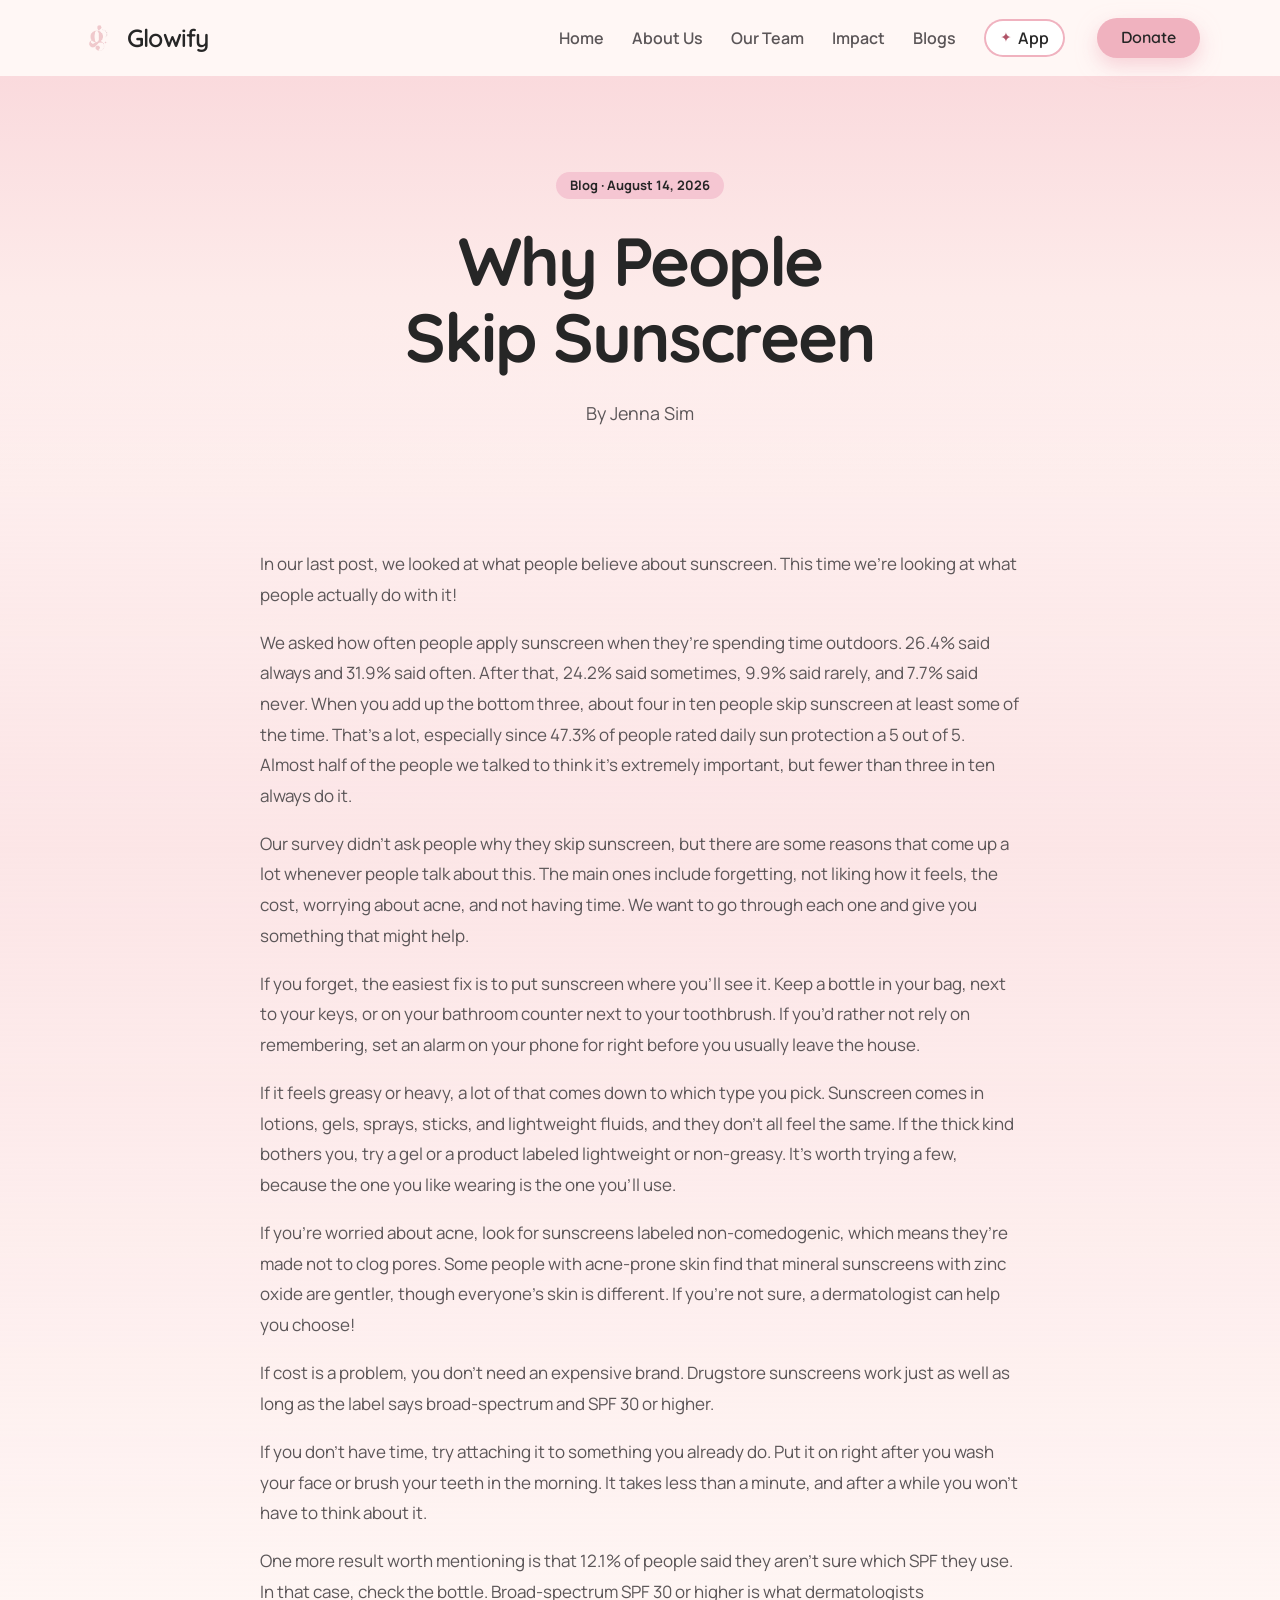
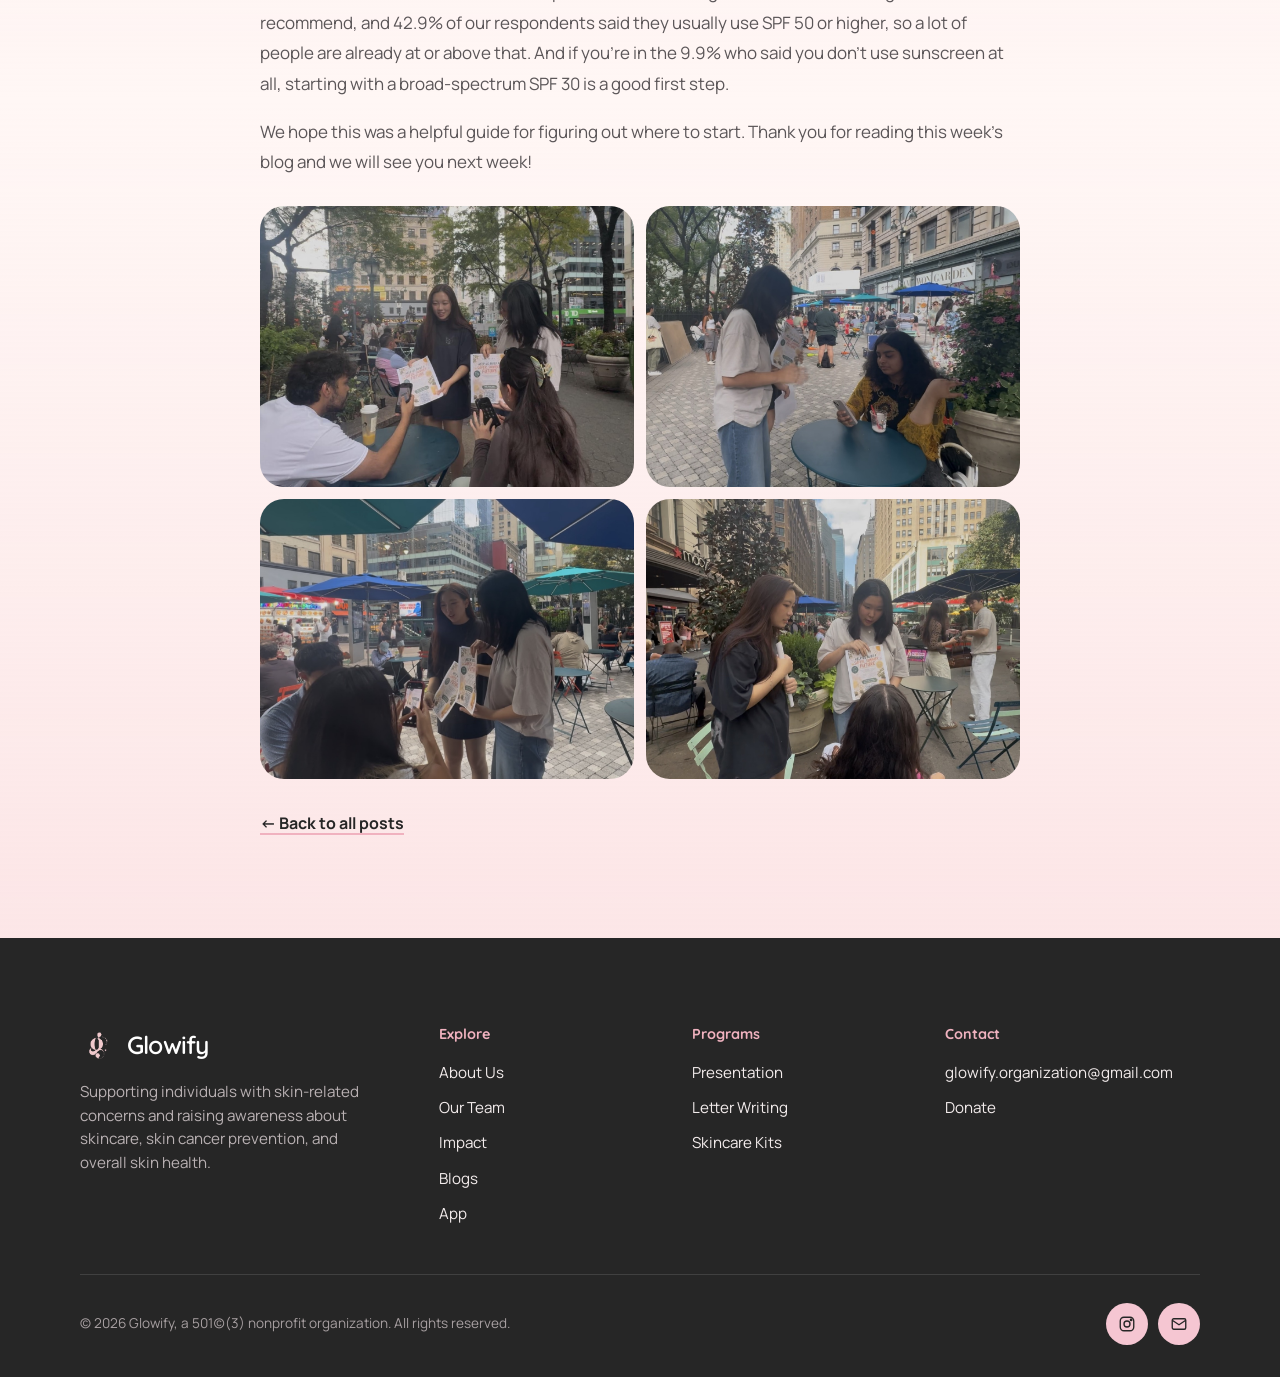
<file: blog-why-people-skip-sunscreen.html>
<!doctype html>
<html lang="en">
<head>
<meta charset="UTF-8" />
<meta name="viewport" content="width=device-width, initial-scale=1.0" />
<title>Why People Skip Sunscreen — Glowify</title>
<meta name="description" content="Why nearly four in ten New Yorkers skip sunscreen at least some of the time, and simple fixes for each common reason." />
<link rel="icon" href="assets/img/favicon-64.png" type="image/png" />
<link rel="preconnect" href="https://fonts.googleapis.com">
<link rel="preconnect" href="https://fonts.gstatic.com" crossorigin>
<link href="https://fonts.googleapis.com/css2?family=Bowlby+One&family=DM+Sans:wght@400;600&display=swap" rel="stylesheet">
<link rel="stylesheet" href="assets/css/style.css" />
</head>
<body>

<header class="site-header">
  <div class="container nav">
    <a href="index.html" class="brand"><img src="assets/img/logo.png" alt="" class="brand-mark"> Glowify</a>
    <nav class="nav-links">
      <a href="index.html" data-page="index.html">Home</a>
      <a href="about.html" data-page="about.html">About Us</a>
      <a href="team.html" data-page="team.html">Our Team</a>
      <a href="impact.html" data-page="impact.html">Impact</a>
      <a href="blog.html" data-page="blog.html">Blogs</a>
      <a href="app.html" data-page="app.html">App</a>
      <a href="donate.html" class="btn btn-donate" data-page="donate.html">Donate</a>
    </nav>
    <button class="nav-toggle" aria-label="Toggle menu" aria-expanded="false">
      <span></span><span></span><span></span>
    </button>
  </div>
</header>

<main>

  <section class="page-hero">
    <div class="container">
      <span class="eyebrow">Blog &middot; August 14, 2026</span>
      <h1>Why People Skip Sunscreen</h1>
      <p class="lede">By Jenna Sim</p>
    </div>
  </section>

  <section>
    <div class="container">
      <article style="max-width: 760px; margin: 0 auto;">
        <p class="lede" style="max-width: none; margin-top: 1.1rem;">In our last post, we looked at what people believe about sunscreen. This time we’re looking at what people actually do with it!</p>
        <p class="lede" style="max-width: none; margin-top: 1.1rem;">We asked how often people apply sunscreen when they’re spending time outdoors. 26.4% said always and 31.9% said often. After that, 24.2% said sometimes, 9.9% said rarely, and 7.7% said never. When you add up the bottom three, about four in ten people skip sunscreen at least some of the time. That’s a lot, especially since 47.3% of people rated daily sun protection a 5 out of 5. Almost half of the people we talked to think it’s extremely important, but fewer than three in ten always do it.</p>
        <p class="lede" style="max-width: none; margin-top: 1.1rem;">Our survey didn’t ask people why they skip sunscreen, but there are some reasons that come up a lot whenever people talk about this. The main ones include forgetting, not liking how it feels, the cost, worrying about acne, and not having time. We want to go through each one and give you something that might help.</p>
        <p class="lede" style="max-width: none; margin-top: 1.1rem;">If you forget, the easiest fix is to put sunscreen where you’ll see it. Keep a bottle in your bag, next to your keys, or on your bathroom counter next to your toothbrush. If you’d rather not rely on remembering, set an alarm on your phone for right before you usually leave the house.</p>
        <p class="lede" style="max-width: none; margin-top: 1.1rem;">If it feels greasy or heavy, a lot of that comes down to which type you pick. Sunscreen comes in lotions, gels, sprays, sticks, and lightweight fluids, and they don’t all feel the same. If the thick kind bothers you, try a gel or a product labeled lightweight or non-greasy. It’s worth trying a few, because the one you like wearing is the one you’ll use.</p>
        <p class="lede" style="max-width: none; margin-top: 1.1rem;">If you’re worried about acne, look for sunscreens labeled non-comedogenic, which means they’re made not to clog pores. Some people with acne-prone skin find that mineral sunscreens with zinc oxide are gentler, though everyone’s skin is different. If you’re not sure, a dermatologist can help you choose!</p>
        <p class="lede" style="max-width: none; margin-top: 1.1rem;">If cost is a problem, you don’t need an expensive brand. Drugstore sunscreens work just as well as long as the label says broad-spectrum and SPF 30 or higher.</p>
        <p class="lede" style="max-width: none; margin-top: 1.1rem;">If you don’t have time, try attaching it to something you already do. Put it on right after you wash your face or brush your teeth in the morning. It takes less than a minute, and after a while you won’t have to think about it.</p>
        <p class="lede" style="max-width: none; margin-top: 1.1rem;">One more result worth mentioning is that 12.1% of people said they aren’t sure which SPF they use. In that case, check the bottle. Broad-spectrum SPF 30 or higher is what dermatologists recommend, and 42.9% of our respondents said they usually use SPF 50 or higher, so a lot of people are already at or above that. And if you’re in the 9.9% who said you don’t use sunscreen at all, starting with a broad-spectrum SPF 30 is a good first step.</p>
        <p class="lede" style="max-width: none; margin-top: 1.1rem;">We hope this was a helpful guide for figuring out where to start. Thank you for reading this week’s blog and we will see you next week!</p>
        <div class="grid grid-2" style="margin-top: 1.75rem; gap: 0.75rem;">
          <img src="assets/img/blog/skip-sunscreen-1.jpg" alt="Glowify team members sharing flyers with people seated in a park" loading="lazy" style="width:100%; aspect-ratio:4/3; object-fit:cover; border-radius:24px;">
          <img src="assets/img/blog/skip-sunscreen-2.jpg" alt="Glowify team member talking with a participant at a plaza table" loading="lazy" style="width:100%; aspect-ratio:4/3; object-fit:cover; border-radius:24px;">
          <img src="assets/img/blog/skip-sunscreen-3.jpg" alt="Glowify team members handing out flyers in a New York plaza" loading="lazy" style="width:100%; aspect-ratio:4/3; object-fit:cover; border-radius:24px;">
          <img src="assets/img/blog/skip-sunscreen-4.jpg" alt="Glowify team members presenting flyers to people in a busy plaza" loading="lazy" style="width:100%; aspect-ratio:4/3; object-fit:cover; border-radius:24px;">
        </div>

        <p style="margin-top: 2rem;"><a href="blog.html">← Back to all posts</a></p>
      </article>
    </div>
  </section>

</main>

<footer class="site-footer">
  <div class="container">
    <div class="footer-grid">
      <div class="footer-brand">
        <a href="index.html" class="brand"><img src="assets/img/logo.png" alt="" class="brand-mark"> Glowify</a>
        <p>Supporting individuals with skin-related concerns and raising awareness about skincare, skin cancer prevention, and overall skin health.</p>
      </div>
      <div class="footer-col">
        <h4>Explore</h4>
        <ul>
          <li><a href="about.html">About Us</a></li>
          <li><a href="team.html">Our Team</a></li>
          <li><a href="impact.html">Impact</a></li>
          <li><a href="blog.html">Blogs</a></li>
          <li><a href="app.html">App</a></li>
        </ul>
      </div>
      <div class="footer-col">
        <h4>Programs</h4>
        <ul>
          <li><a href="impact.html">Presentation</a></li>
          <li><a href="impact.html">Letter Writing</a></li>
          <li><a href="impact.html">Skincare Kits</a></li>
        </ul>
      </div>
      <div class="footer-col">
        <h4>Contact</h4>
        <ul>
          <li><a href="mailto:glowify.organization@gmail.com">glowify.organization@gmail.com</a></li>
          <li><a href="donate.html">Donate</a></li>
        </ul>
      </div>
    </div>
    <div class="footer-bottom">
      <span>© 2026 Glowify, a 501(c)(3) nonprofit organization. All rights reserved.</span>
      <div class="footer-socials">
        <a href="https://www.instagram.com/glowify_org?igsh=NTZrZHB4aWIxdnEy" aria-label="Instagram" target="_blank" rel="noopener"><svg viewBox="0 0 24 24" fill="none" stroke-width="1.8"><rect x="3" y="3" width="18" height="18" rx="5"/><circle cx="12" cy="12" r="4"/><circle cx="17.5" cy="6.5" r="1"/></svg></a>
        <a href="mailto:glowify.organization@gmail.com" aria-label="Email"><svg viewBox="0 0 24 24" fill="none" stroke-width="1.8"><rect x="3" y="5" width="18" height="14" rx="2"/><path d="m3 7 9 6 9-6"/></svg></a>
      </div>
    </div>
  </div>
</footer>

<script src="assets/js/main.js"></script>
</body>
</html>
</file>
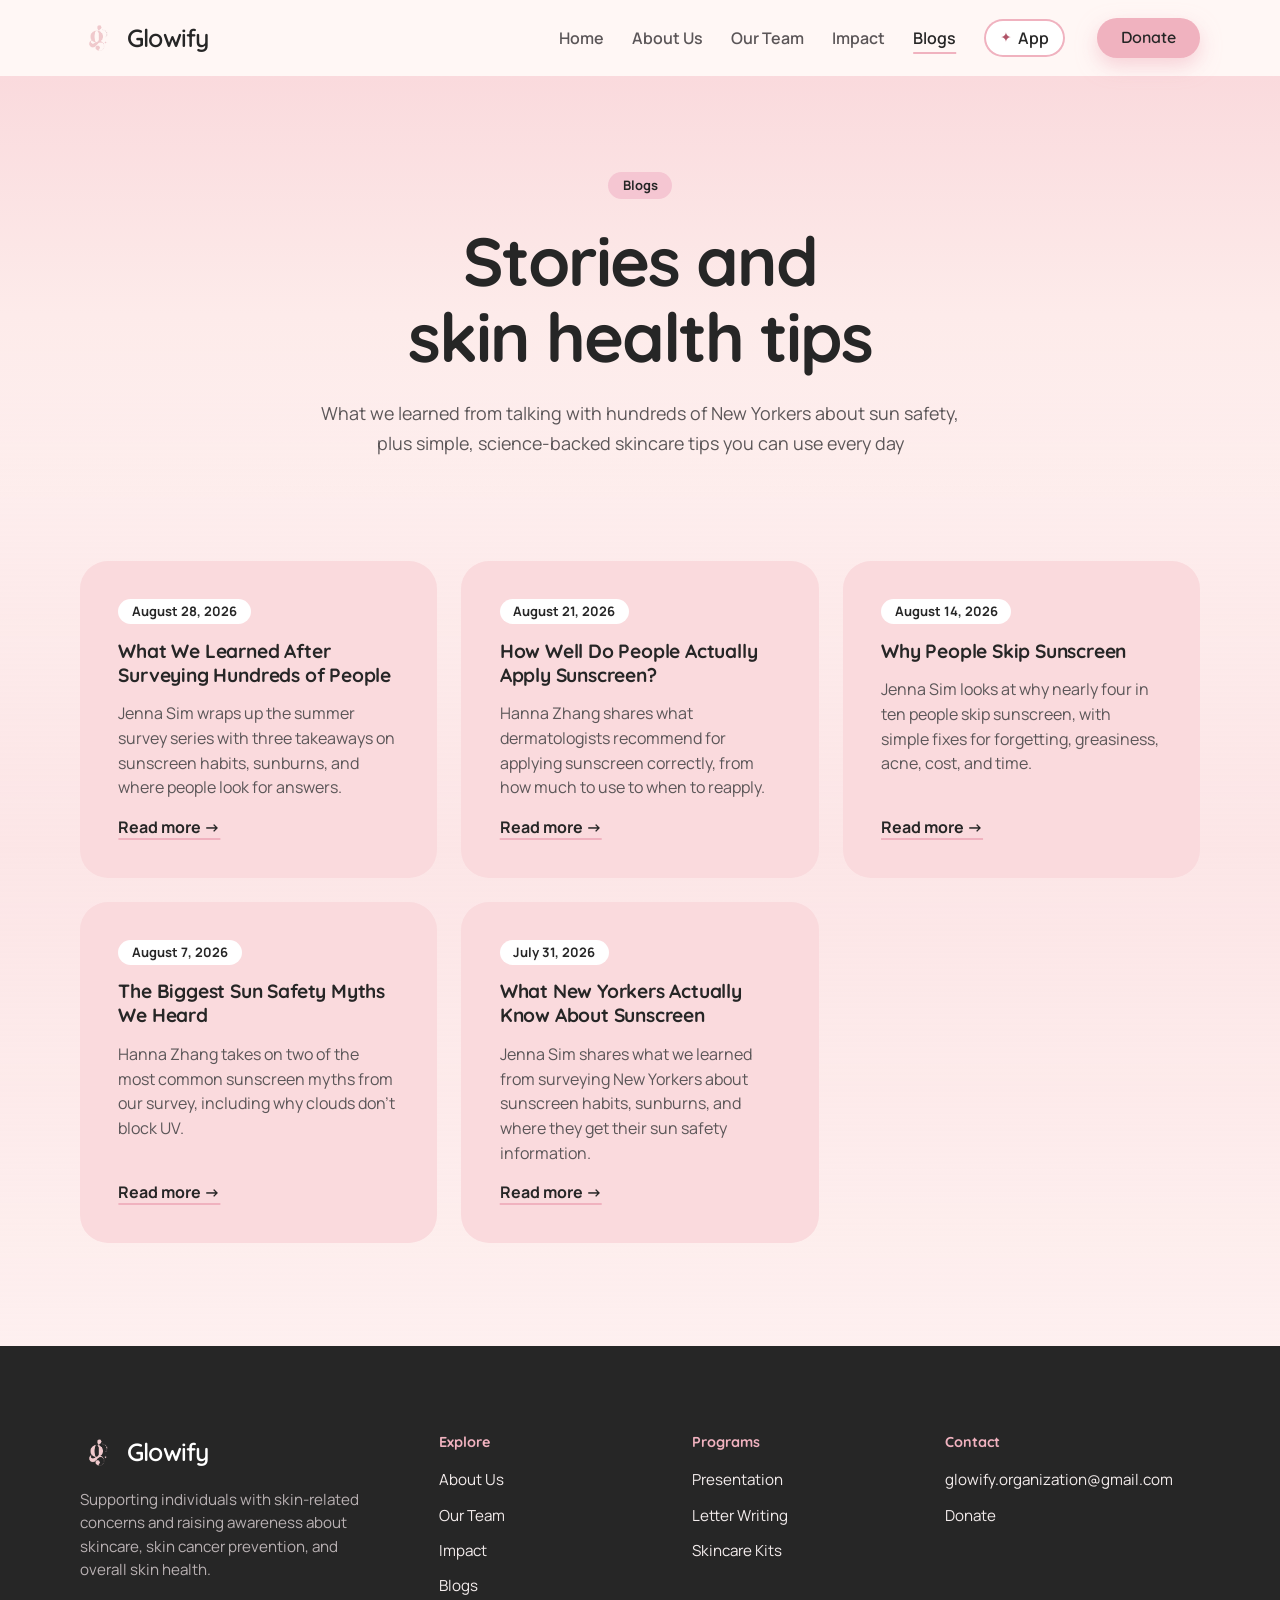
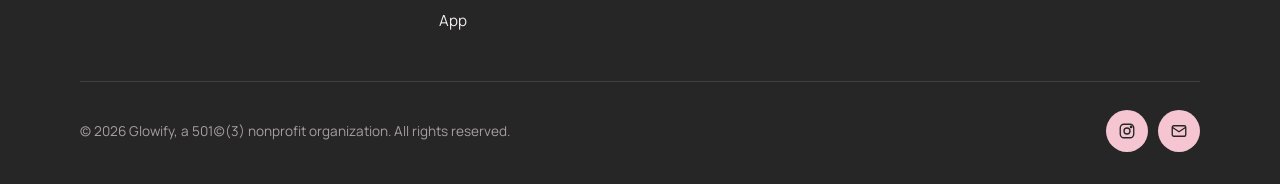
<file: blog.html>
<!doctype html>
<html lang="en">
<head>
<meta charset="UTF-8" />
<meta name="viewport" content="width=device-width, initial-scale=1.0" />
<title>Blogs — Glowify</title>
<meta name="description" content="Stories, skincare tips, and updates from the Glowify team." />
<link rel="icon" href="assets/img/favicon-64.png" type="image/png" />
<link rel="preconnect" href="https://fonts.googleapis.com">
<link rel="preconnect" href="https://fonts.gstatic.com" crossorigin>
<link href="https://fonts.googleapis.com/css2?family=Bowlby+One&family=DM+Sans:wght@400;600&display=swap" rel="stylesheet">
<link rel="stylesheet" href="assets/css/style.css" />
</head>
<body>

<header class="site-header">
  <div class="container nav">
    <a href="index.html" class="brand"><img src="assets/img/logo.png" alt="" class="brand-mark"> Glowify</a>
    <nav class="nav-links">
      <a href="index.html" data-page="index.html">Home</a>
      <a href="about.html" data-page="about.html">About Us</a>
      <a href="team.html" data-page="team.html">Our Team</a>
      <a href="impact.html" data-page="impact.html">Impact</a>
      <a href="blog.html" data-page="blog.html">Blogs</a>
      <a href="app.html" data-page="app.html">App</a>
      <a href="donate.html" class="btn btn-donate" data-page="donate.html">Donate</a>
    </nav>
    <button class="nav-toggle" aria-label="Toggle menu" aria-expanded="false">
      <span></span><span></span><span></span>
    </button>
  </div>
</header>

<main>

  <section class="page-hero">
    <div class="container">
      <span class="eyebrow">Blogs</span>
      <h1>Stories and skin health tips</h1>
      <p class="lede">What we learned from talking with hundreds of New Yorkers about sun safety, plus simple, science-backed skincare tips you can use every day</p>
    </div>
  </section>

  <section>
    <div class="container">
      <div class="grid grid-3">
        <article class="card program-card reveal">
          <span class="tag">August 28, 2026</span>
          <h3>What We Learned After Surveying Hundreds of People</h3>
          <p>Jenna Sim wraps up the summer survey series with three takeaways on sunscreen habits, sunburns, and where people look for answers.</p>
          <a href="blog-survey-wrapup.html" target="_blank" rel="noopener">Read more →</a>
        </article>
        <article class="card program-card reveal">
          <span class="tag">August 21, 2026</span>
          <h3>How Well Do People Actually Apply Sunscreen?</h3>
          <p>Hanna Zhang shares what dermatologists recommend for applying sunscreen correctly, from how much to use to when to reapply.</p>
          <a href="blog-applying-sunscreen.html" target="_blank" rel="noopener">Read more →</a>
        </article>
        <article class="card program-card reveal">
          <span class="tag">August 14, 2026</span>
          <h3>Why People Skip Sunscreen</h3>
          <p>Jenna Sim looks at why nearly four in ten people skip sunscreen, with simple fixes for forgetting, greasiness, acne, cost, and time.</p>
          <a href="blog-why-people-skip-sunscreen.html" target="_blank" rel="noopener">Read more →</a>
        </article>
        <article class="card program-card reveal">
          <span class="tag">August 7, 2026</span>
          <h3>The Biggest Sun Safety Myths We Heard</h3>
          <p>Hanna Zhang takes on two of the most common sunscreen myths from our survey, including why clouds don't block UV.</p>
          <a href="blog-sun-safety-myths.html" target="_blank" rel="noopener">Read more →</a>
        </article>
        <article class="card program-card reveal">
          <span class="tag">July 31, 2026</span>
          <h3>What New Yorkers Actually Know About Sunscreen</h3>
          <p>Jenna Sim shares what we learned from surveying New Yorkers about sunscreen habits, sunburns, and where they get their sun safety information.</p>
          <a href="blog-new-yorkers-sunscreen.html" target="_blank" rel="noopener">Read more →</a>
        </article>
      </div>
    </div>
  </section>

</main>

<footer class="site-footer">
  <div class="container">
    <div class="footer-grid">
      <div class="footer-brand">
        <a href="index.html" class="brand"><img src="assets/img/logo.png" alt="" class="brand-mark"> Glowify</a>
        <p>Supporting individuals with skin-related concerns and raising awareness about skincare, skin cancer prevention, and overall skin health.</p>
      </div>
      <div class="footer-col">
        <h4>Explore</h4>
        <ul>
          <li><a href="about.html">About Us</a></li>
          <li><a href="team.html">Our Team</a></li>
          <li><a href="impact.html">Impact</a></li>
          <li><a href="blog.html">Blogs</a></li>
          <li><a href="app.html">App</a></li>
        </ul>
      </div>
      <div class="footer-col">
        <h4>Programs</h4>
        <ul>
          <li><a href="impact.html">Presentation</a></li>
          <li><a href="impact.html">Letter Writing</a></li>
          <li><a href="impact.html">Skincare Kits</a></li>
        </ul>
      </div>
      <div class="footer-col">
        <h4>Contact</h4>
        <ul>
          <li><a href="mailto:glowify.organization@gmail.com">glowify.organization@gmail.com</a></li>
          <li><a href="donate.html">Donate</a></li>
        </ul>
      </div>
    </div>
    <div class="footer-bottom">
      <span>© 2026 Glowify, a 501(c)(3) nonprofit organization. All rights reserved.</span>
      <div class="footer-socials">
        <a href="https://www.instagram.com/glowify_org?igsh=NTZrZHB4aWIxdnEy" aria-label="Instagram" target="_blank" rel="noopener"><svg viewBox="0 0 24 24" fill="none" stroke-width="1.8"><rect x="3" y="3" width="18" height="18" rx="5"/><circle cx="12" cy="12" r="4"/><circle cx="17.5" cy="6.5" r="1"/></svg></a>
        <a href="mailto:glowify.organization@gmail.com" aria-label="Email"><svg viewBox="0 0 24 24" fill="none" stroke-width="1.8"><rect x="3" y="5" width="18" height="14" rx="2"/><path d="m3 7 9 6 9-6"/></svg></a>
      </div>
    </div>
  </div>
</footer>

<script src="assets/js/main.js"></script>
</body>
</html>
</file>
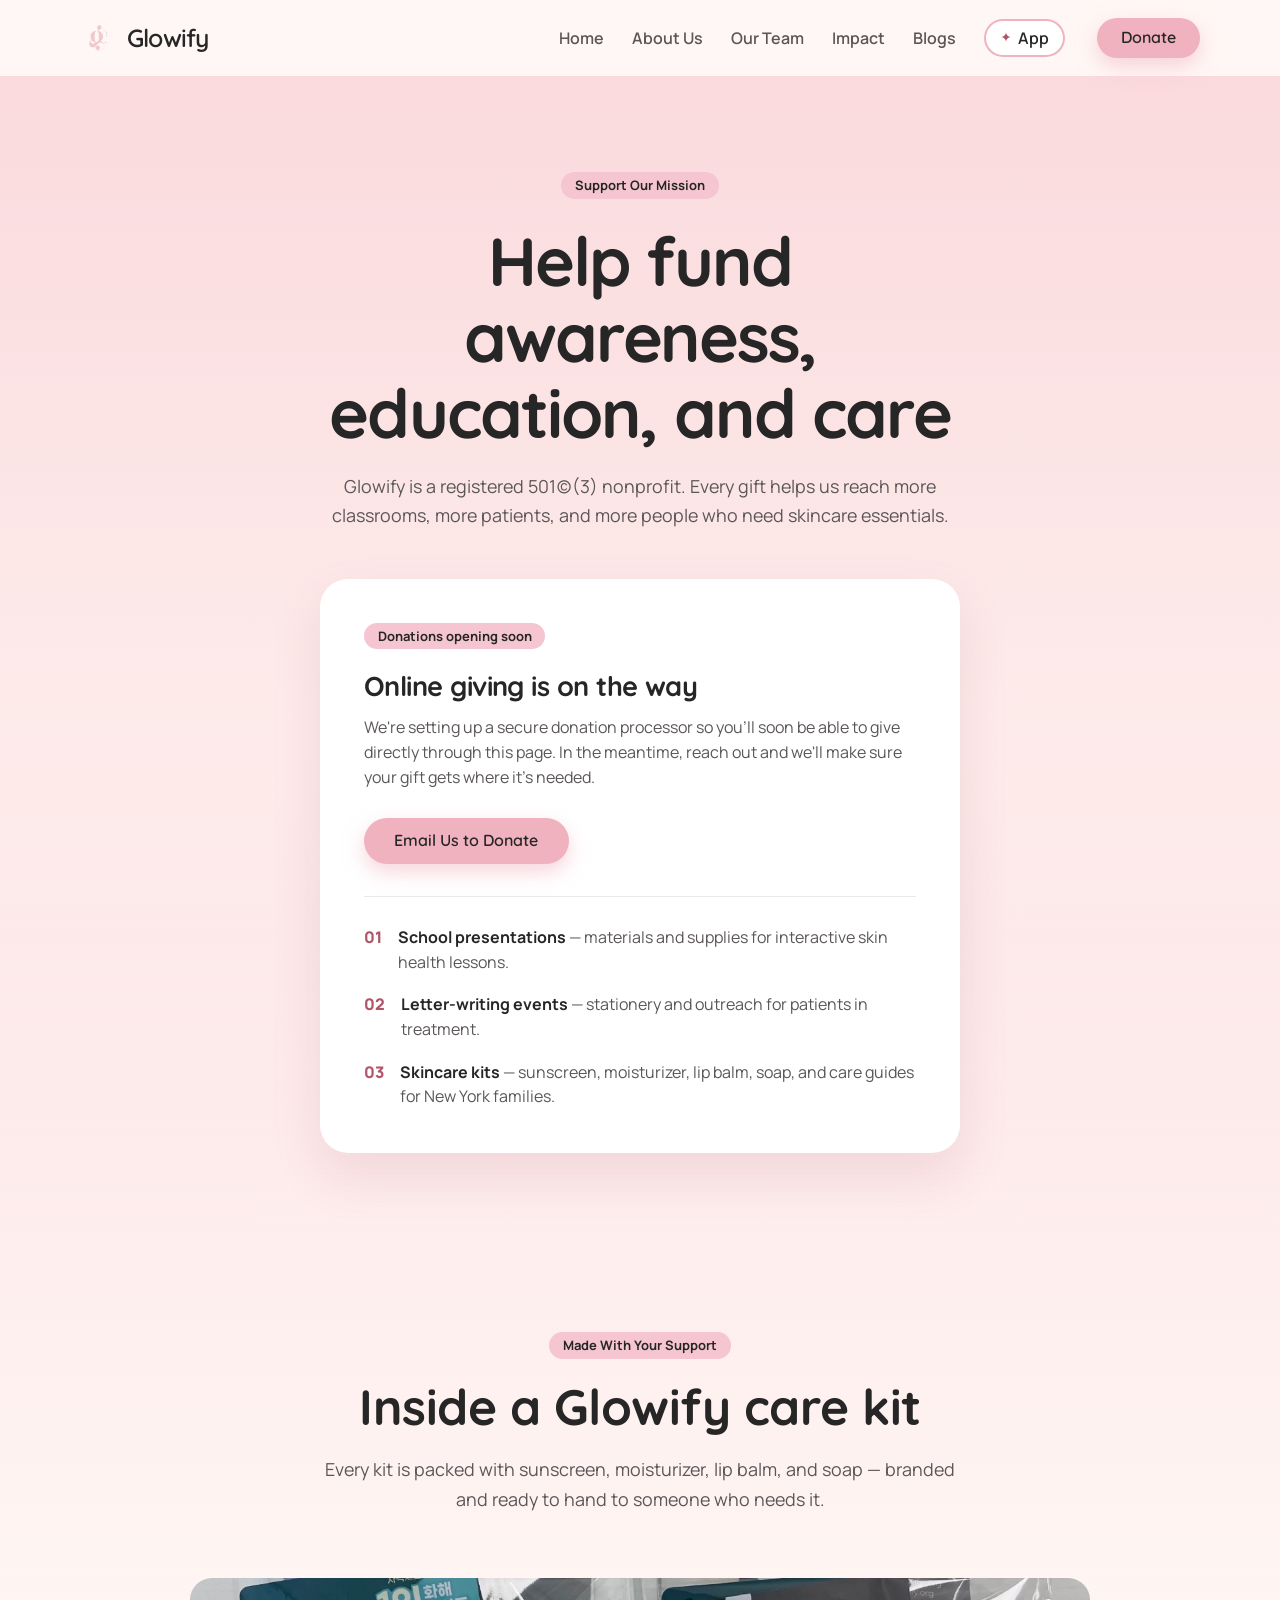
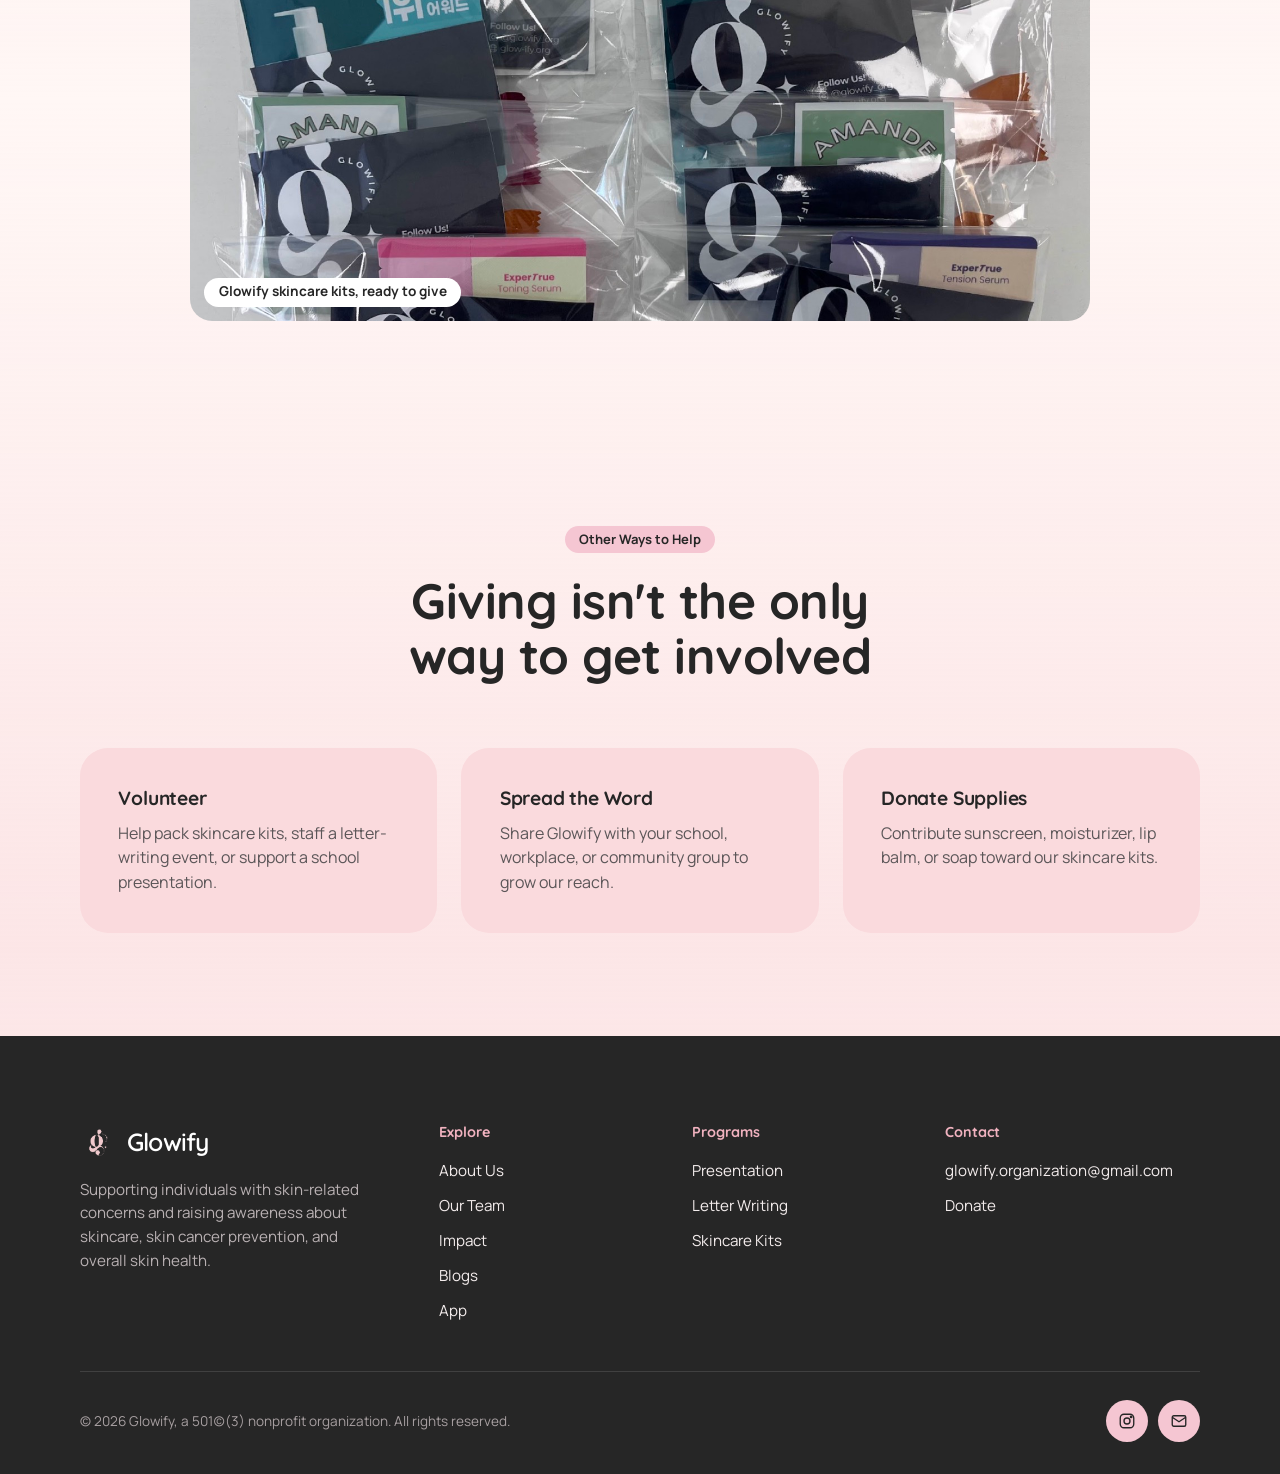
<file: donate.html>
<!doctype html>
<html lang="en">
<head>
<meta charset="UTF-8" />
<meta name="viewport" content="width=device-width, initial-scale=1.0" />
<title>Donate — Glowify</title>
<meta name="description" content="Support Glowify's mission to raise awareness about skincare, skin cancer prevention, and overall skin health." />
<link rel="icon" href="assets/img/favicon-64.png" type="image/png" />
<link rel="preconnect" href="https://fonts.googleapis.com">
<link rel="preconnect" href="https://fonts.gstatic.com" crossorigin>
<link href="https://fonts.googleapis.com/css2?family=Bowlby+One&family=DM+Sans:wght@400;600&display=swap" rel="stylesheet">
<link rel="stylesheet" href="assets/css/style.css" />
</head>
<body>

<header class="site-header">
  <div class="container nav">
    <a href="index.html" class="brand"><img src="assets/img/logo.png" alt="" class="brand-mark"> Glowify</a>
    <nav class="nav-links">
      <a href="index.html" data-page="index.html">Home</a>
      <a href="about.html" data-page="about.html">About Us</a>
      <a href="team.html" data-page="team.html">Our Team</a>
      <a href="impact.html" data-page="impact.html">Impact</a>
      <a href="blog.html" data-page="blog.html">Blogs</a>
      <a href="app.html" data-page="app.html">App</a>
      <a href="donate.html" class="btn btn-donate" data-page="donate.html">Donate</a>
    </nav>
    <button class="nav-toggle" aria-label="Toggle menu" aria-expanded="false">
      <span></span><span></span><span></span>
    </button>
  </div>
</header>

<main>

  <section class="donate-hero">
    <div class="container">
      <div class="section-head center reveal">
        <span class="eyebrow">Support Our Mission</span>
        <h1>Help fund awareness, education, and care</h1>
        <p class="lede">Glowify is a registered 501(c)(3) nonprofit. Every gift helps us reach more classrooms, more patients, and more people who need skincare essentials.</p>
      </div>

      <div class="donate-panel reveal">
        <span class="status-pill">Donations opening soon</span>
        <h3>Online giving is on the way</h3>
        <p>We're setting up a secure donation processor so you'll soon be able to give directly through this page. In the meantime, reach out and we'll make sure your gift gets where it's needed.</p>
        <a href="mailto:glowify.organization@gmail.com?subject=I%27d%20like%20to%20donate%20to%20Glowify" class="btn btn-donate">Email Us to Donate</a>

        <div class="donate-use-list">
          <div class="donate-use-item">
            <span class="num">01</span>
            <p><strong>School presentations</strong> — materials and supplies for interactive skin health lessons.</p>
          </div>
          <div class="donate-use-item">
            <span class="num">02</span>
            <p><strong>Letter-writing events</strong> — stationery and outreach for patients in treatment.</p>
          </div>
          <div class="donate-use-item">
            <span class="num">03</span>
            <p><strong>Skincare kits</strong> — sunscreen, moisturizer, lip balm, soap, and care guides for New York families.</p>
          </div>
        </div>
      </div>
    </div>
  </section>

  <!-- What your gift funds -->
  <section>
    <div class="container">
      <div class="section-head center reveal">
        <span class="eyebrow">Made With Your Support</span>
        <h2>Inside a Glowify care kit</h2>
        <p class="lede">Every kit is packed with sunscreen, moisturizer, lip balm, and soap — branded and ready to hand to someone who needs it.</p>
      </div>
      <div class="gallery-tile tile-carekit gallery-tile-wide gallery-tile-feature reveal"><span>Glowify skincare kits, ready to give</span></div>
    </div>
  </section>

  <!-- Other ways to help -->
  <section>
    <div class="container">
      <div class="section-head center reveal">
        <span class="eyebrow">Other Ways to Help</span>
        <h2>Giving isn't the only way to get involved</h2>
      </div>
      <div class="info-band">
        <div class="card reveal">
          <h3>Volunteer</h3>
          <p>Help pack skincare kits, staff a letter-writing event, or support a school presentation.</p>
        </div>
        <div class="card reveal">
          <h3>Spread the Word</h3>
          <p>Share Glowify with your school, workplace, or community group to grow our reach.</p>
        </div>
        <div class="card reveal">
          <h3>Donate Supplies</h3>
          <p>Contribute sunscreen, moisturizer, lip balm, or soap toward our skincare kits.</p>
        </div>
      </div>
    </div>
  </section>

</main>

<footer class="site-footer">
  <div class="container">
    <div class="footer-grid">
      <div class="footer-brand">
        <a href="index.html" class="brand"><img src="assets/img/logo.png" alt="" class="brand-mark"> Glowify</a>
        <p>Supporting individuals with skin-related concerns and raising awareness about skincare, skin cancer prevention, and overall skin health.</p>
      </div>
      <div class="footer-col">
        <h4>Explore</h4>
        <ul>
          <li><a href="about.html">About Us</a></li>
          <li><a href="team.html">Our Team</a></li>
          <li><a href="impact.html">Impact</a></li>
          <li><a href="blog.html">Blogs</a></li>
          <li><a href="app.html">App</a></li>
        </ul>
      </div>
      <div class="footer-col">
        <h4>Programs</h4>
        <ul>
          <li><a href="impact.html">Presentation</a></li>
          <li><a href="impact.html">Letter Writing</a></li>
          <li><a href="impact.html">Skincare Kits</a></li>
        </ul>
      </div>
      <div class="footer-col">
        <h4>Contact</h4>
        <ul>
          <li><a href="mailto:glowify.organization@gmail.com">glowify.organization@gmail.com</a></li>
          <li><a href="donate.html">Donate</a></li>
        </ul>
      </div>
    </div>
    <div class="footer-bottom">
      <span>© 2026 Glowify, a 501(c)(3) nonprofit organization. All rights reserved.</span>
      <div class="footer-socials">
        <a href="https://www.instagram.com/glowify_org?igsh=NTZrZHB4aWIxdnEy" aria-label="Instagram" target="_blank" rel="noopener"><svg viewBox="0 0 24 24" fill="none" stroke-width="1.8"><rect x="3" y="3" width="18" height="18" rx="5"/><circle cx="12" cy="12" r="4"/><circle cx="17.5" cy="6.5" r="1"/></svg></a>
        <a href="mailto:glowify.organization@gmail.com" aria-label="Email"><svg viewBox="0 0 24 24" fill="none" stroke-width="1.8"><rect x="3" y="5" width="18" height="14" rx="2"/><path d="m3 7 9 6 9-6"/></svg></a>
      </div>
    </div>
  </div>
</footer>

<script src="assets/js/main.js"></script>
</body>
</html>
</file>
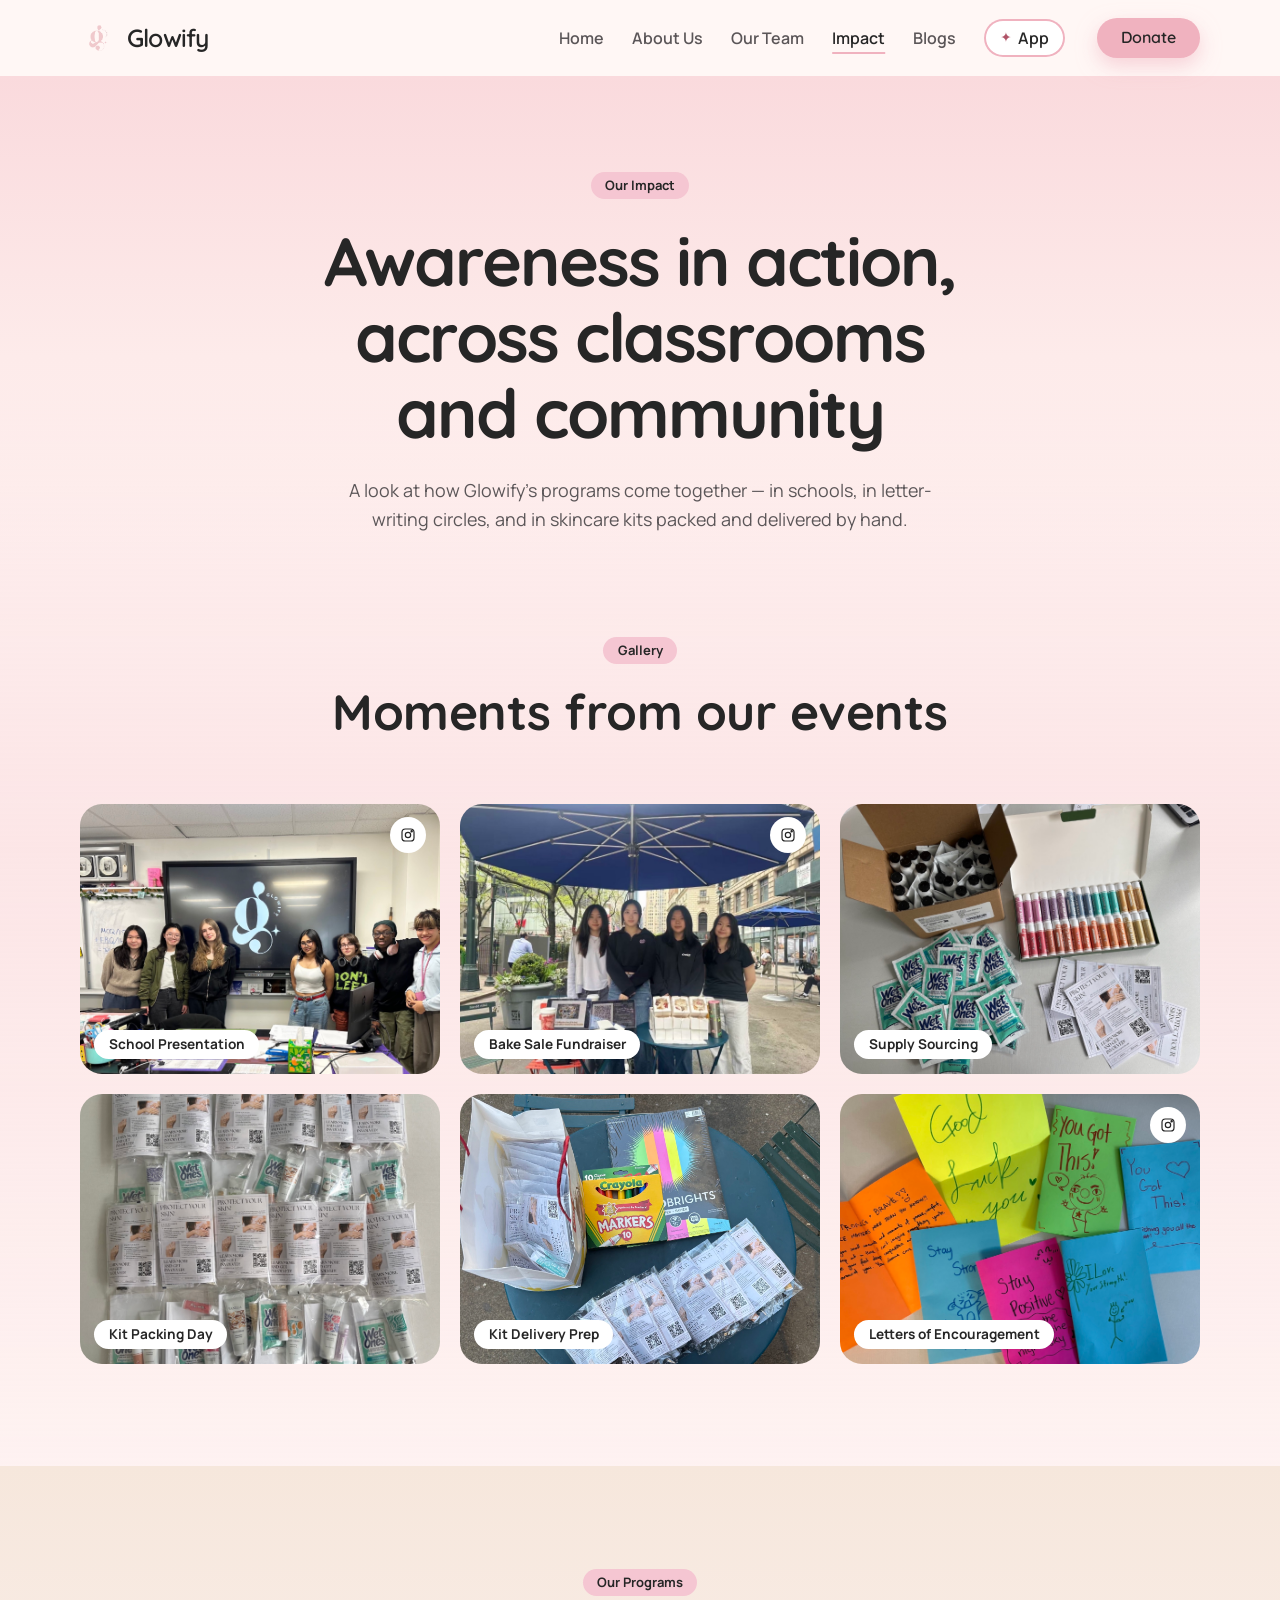
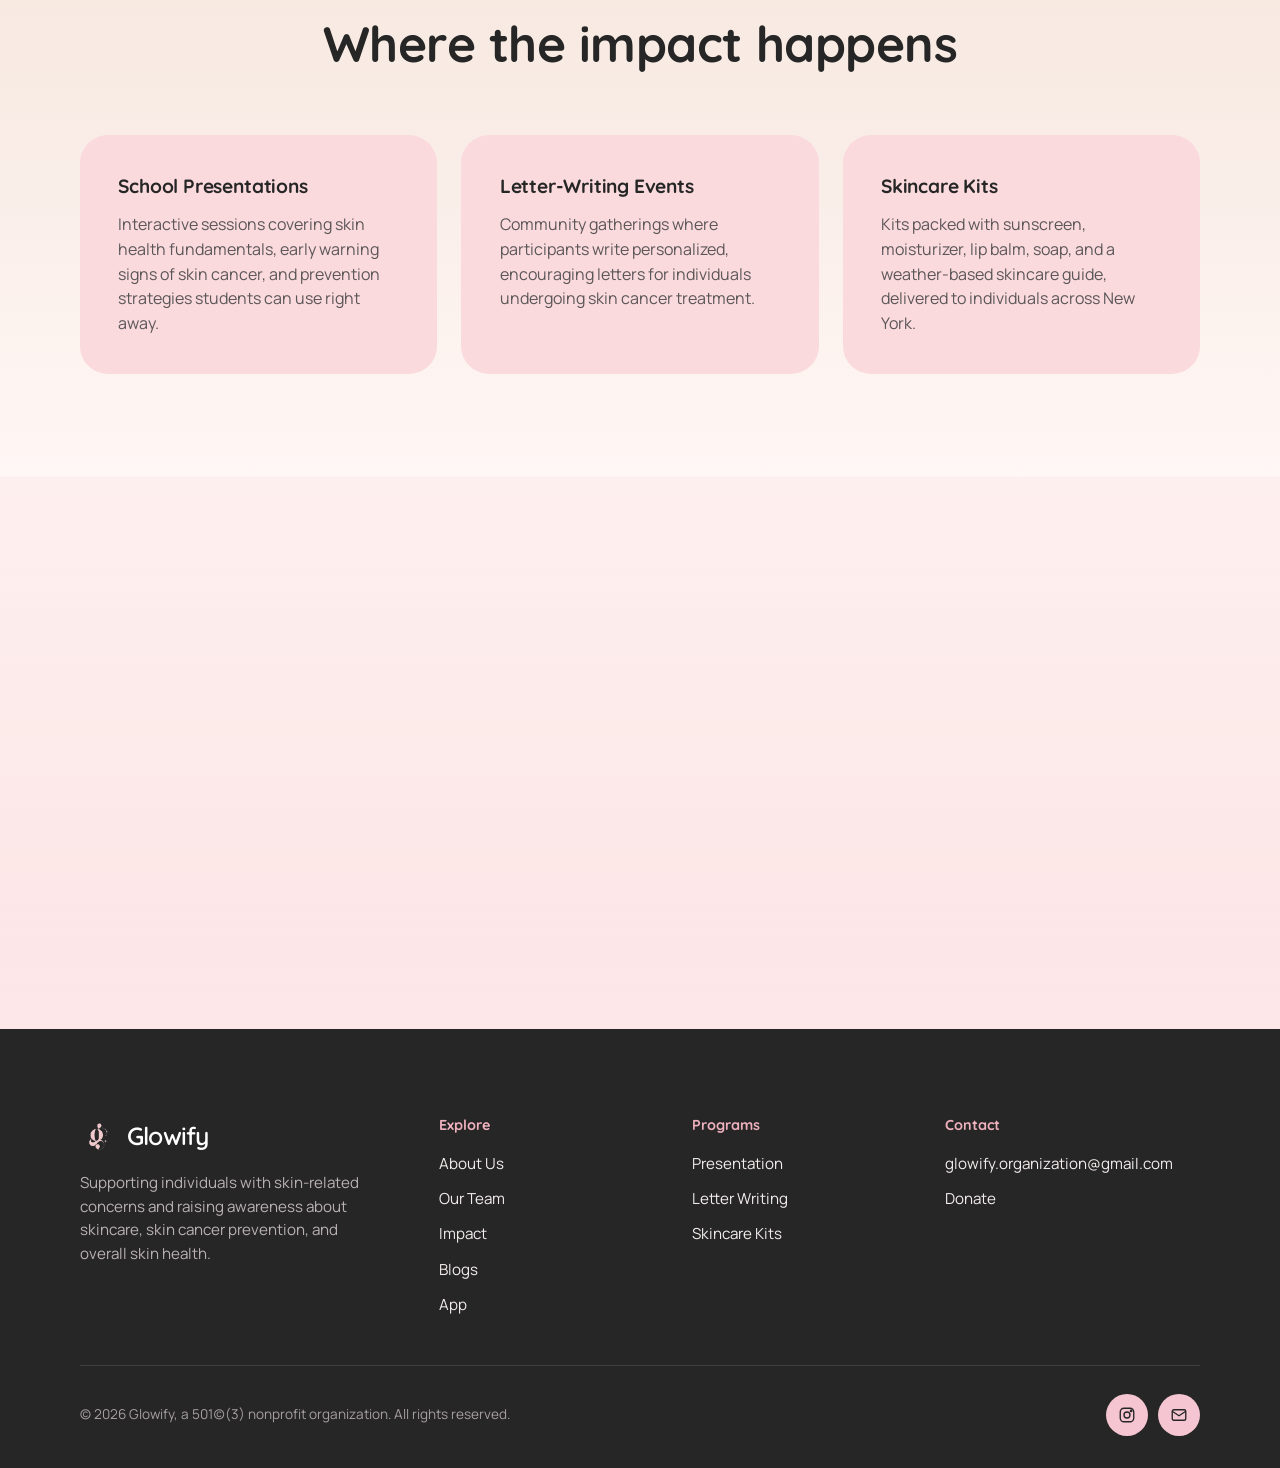
<file: impact.html>
<!doctype html>
<html lang="en">
<head>
<meta charset="UTF-8" />
<meta name="viewport" content="width=device-width, initial-scale=1.0" />
<title>Impact — Glowify</title>
<meta name="description" content="See Glowify's impact through school presentations, letter-writing events, and skincare kits delivered across New York." />
<link rel="icon" href="assets/img/favicon-64.png" type="image/png" />
<link rel="preconnect" href="https://fonts.googleapis.com">
<link rel="preconnect" href="https://fonts.gstatic.com" crossorigin>
<link href="https://fonts.googleapis.com/css2?family=Bowlby+One&family=DM+Sans:wght@400;600&display=swap" rel="stylesheet">
<link rel="stylesheet" href="assets/css/style.css" />
</head>
<body>

<header class="site-header">
  <div class="container nav">
    <a href="index.html" class="brand"><img src="assets/img/logo.png" alt="" class="brand-mark"> Glowify</a>
    <nav class="nav-links">
      <a href="index.html" data-page="index.html">Home</a>
      <a href="about.html" data-page="about.html">About Us</a>
      <a href="team.html" data-page="team.html">Our Team</a>
      <a href="impact.html" data-page="impact.html">Impact</a>
      <a href="blog.html" data-page="blog.html">Blogs</a>
      <a href="app.html" data-page="app.html">App</a>
      <a href="donate.html" class="btn btn-donate" data-page="donate.html">Donate</a>
    </nav>
    <button class="nav-toggle" aria-label="Toggle menu" aria-expanded="false">
      <span></span><span></span><span></span>
    </button>
  </div>
</header>

<main>

  <section class="page-hero">
    <div class="container">
      <span class="eyebrow">Our Impact</span>
      <h1>Awareness in action, across classrooms and community</h1>
      <p class="lede">A look at how Glowify's programs come together — in schools, in letter-writing circles, and in skincare kits packed and delivered by hand.</p>
    </div>
  </section>

  <!-- Gallery -->
  <section>
    <div class="container">
      <div class="section-head reveal">
        <span class="eyebrow">Gallery</span>
        <h2>Moments from our events</h2>
      </div>
      <div class="gallery-grid reveal">
        <a href="https://www.instagram.com/p/DHm42CtNJnx/?igsh=NnhlMWZ0Mm16NWli" target="_blank" rel="noopener" class="gallery-tile tile-schoolpresentation"><span class="gallery-tile-link-badge"><svg viewBox="0 0 24 24" fill="none" stroke-width="1.8"><rect x="3" y="3" width="18" height="18" rx="5"/><circle cx="12" cy="12" r="4"/><circle cx="17.5" cy="6.5" r="1"/></svg></span><span>School Presentation</span></a>
        <a href="https://www.instagram.com/p/DJ0SQyrNDIQ/?igsh=MW1kdmsxeWtvNDFxOA==" target="_blank" rel="noopener" class="gallery-tile tile-bakesale"><span class="gallery-tile-link-badge"><svg viewBox="0 0 24 24" fill="none" stroke-width="1.8"><rect x="3" y="3" width="18" height="18" rx="5"/><circle cx="12" cy="12" r="4"/><circle cx="17.5" cy="6.5" r="1"/></svg></span><span>Bake Sale Fundraiser</span></a>
        <div class="gallery-tile tile-packagepacking"><span>Supply Sourcing</span></div>
        <div class="gallery-tile tile-kitpacking"><span>Kit Packing Day</span></div>
        <div class="gallery-tile tile-kitdelivery"><span>Kit Delivery Prep</span></div>
        <a href="https://www.instagram.com/p/DVpZeYZDbuz/?igsh=bzlrd3FmajF5cG15" target="_blank" rel="noopener" class="gallery-tile tile-letters"><span class="gallery-tile-link-badge"><svg viewBox="0 0 24 24" fill="none" stroke-width="1.8"><rect x="3" y="3" width="18" height="18" rx="5"/><circle cx="12" cy="12" r="4"/><circle cx="17.5" cy="6.5" r="1"/></svg></span><span>Letters of Encouragement</span></a>
      </div>
    </div>
  </section>

  <!-- Program breakdown -->
  <section class="bg-beige">
    <div class="container">
      <div class="section-head reveal">
        <span class="eyebrow">Our Programs</span>
        <h2>Where the impact happens</h2>
      </div>
      <div class="grid grid-3">
        <div class="card program-card reveal">
          <h3>School Presentations</h3>
          <p>Interactive sessions covering skin health fundamentals, early warning signs of skin cancer, and prevention strategies students can use right away.</p>
        </div>
        <div class="card program-card reveal">
          <h3>Letter-Writing Events</h3>
          <p>Community gatherings where participants write personalized, encouraging letters for individuals undergoing skin cancer treatment.</p>
        </div>
        <div class="card program-card reveal">
          <h3>Skincare Kits</h3>
          <p>Kits packed with sunscreen, moisturizer, lip balm, soap, and a weather-based skincare guide, delivered to individuals across New York.</p>
        </div>
      </div>
    </div>
  </section>

  <!-- CTA -->
  <section>
    <div class="container">
      <div class="cta-band reveal">
        <div>
          <h2>Help us grow our impact</h2>
          <p class="lede">Every donation and every volunteer hour goes directly into these programs.</p>
        </div>
        <div class="cta-band-actions">
          <a href="donate.html" class="btn btn-donate">Donate</a>
          <a href="about.html" class="btn btn-light">Read Our Story</a>
        </div>
      </div>
    </div>
  </section>

</main>

<footer class="site-footer">
  <div class="container">
    <div class="footer-grid">
      <div class="footer-brand">
        <a href="index.html" class="brand"><img src="assets/img/logo.png" alt="" class="brand-mark"> Glowify</a>
        <p>Supporting individuals with skin-related concerns and raising awareness about skincare, skin cancer prevention, and overall skin health.</p>
      </div>
      <div class="footer-col">
        <h4>Explore</h4>
        <ul>
          <li><a href="about.html">About Us</a></li>
          <li><a href="team.html">Our Team</a></li>
          <li><a href="impact.html">Impact</a></li>
          <li><a href="blog.html">Blogs</a></li>
          <li><a href="app.html">App</a></li>
        </ul>
      </div>
      <div class="footer-col">
        <h4>Programs</h4>
        <ul>
          <li><a href="impact.html">Presentation</a></li>
          <li><a href="impact.html">Letter Writing</a></li>
          <li><a href="impact.html">Skincare Kits</a></li>
        </ul>
      </div>
      <div class="footer-col">
        <h4>Contact</h4>
        <ul>
          <li><a href="mailto:glowify.organization@gmail.com">glowify.organization@gmail.com</a></li>
          <li><a href="donate.html">Donate</a></li>
        </ul>
      </div>
    </div>
    <div class="footer-bottom">
      <span>© 2026 Glowify, a 501(c)(3) nonprofit organization. All rights reserved.</span>
      <div class="footer-socials">
        <a href="https://www.instagram.com/glowify_org?igsh=NTZrZHB4aWIxdnEy" aria-label="Instagram" target="_blank" rel="noopener"><svg viewBox="0 0 24 24" fill="none" stroke-width="1.8"><rect x="3" y="3" width="18" height="18" rx="5"/><circle cx="12" cy="12" r="4"/><circle cx="17.5" cy="6.5" r="1"/></svg></a>
        <a href="mailto:glowify.organization@gmail.com" aria-label="Email"><svg viewBox="0 0 24 24" fill="none" stroke-width="1.8"><rect x="3" y="5" width="18" height="14" rx="2"/><path d="m3 7 9 6 9-6"/></svg></a>
      </div>
    </div>
  </div>
</footer>

<script src="assets/js/main.js"></script>
</body>
</html>
</file>
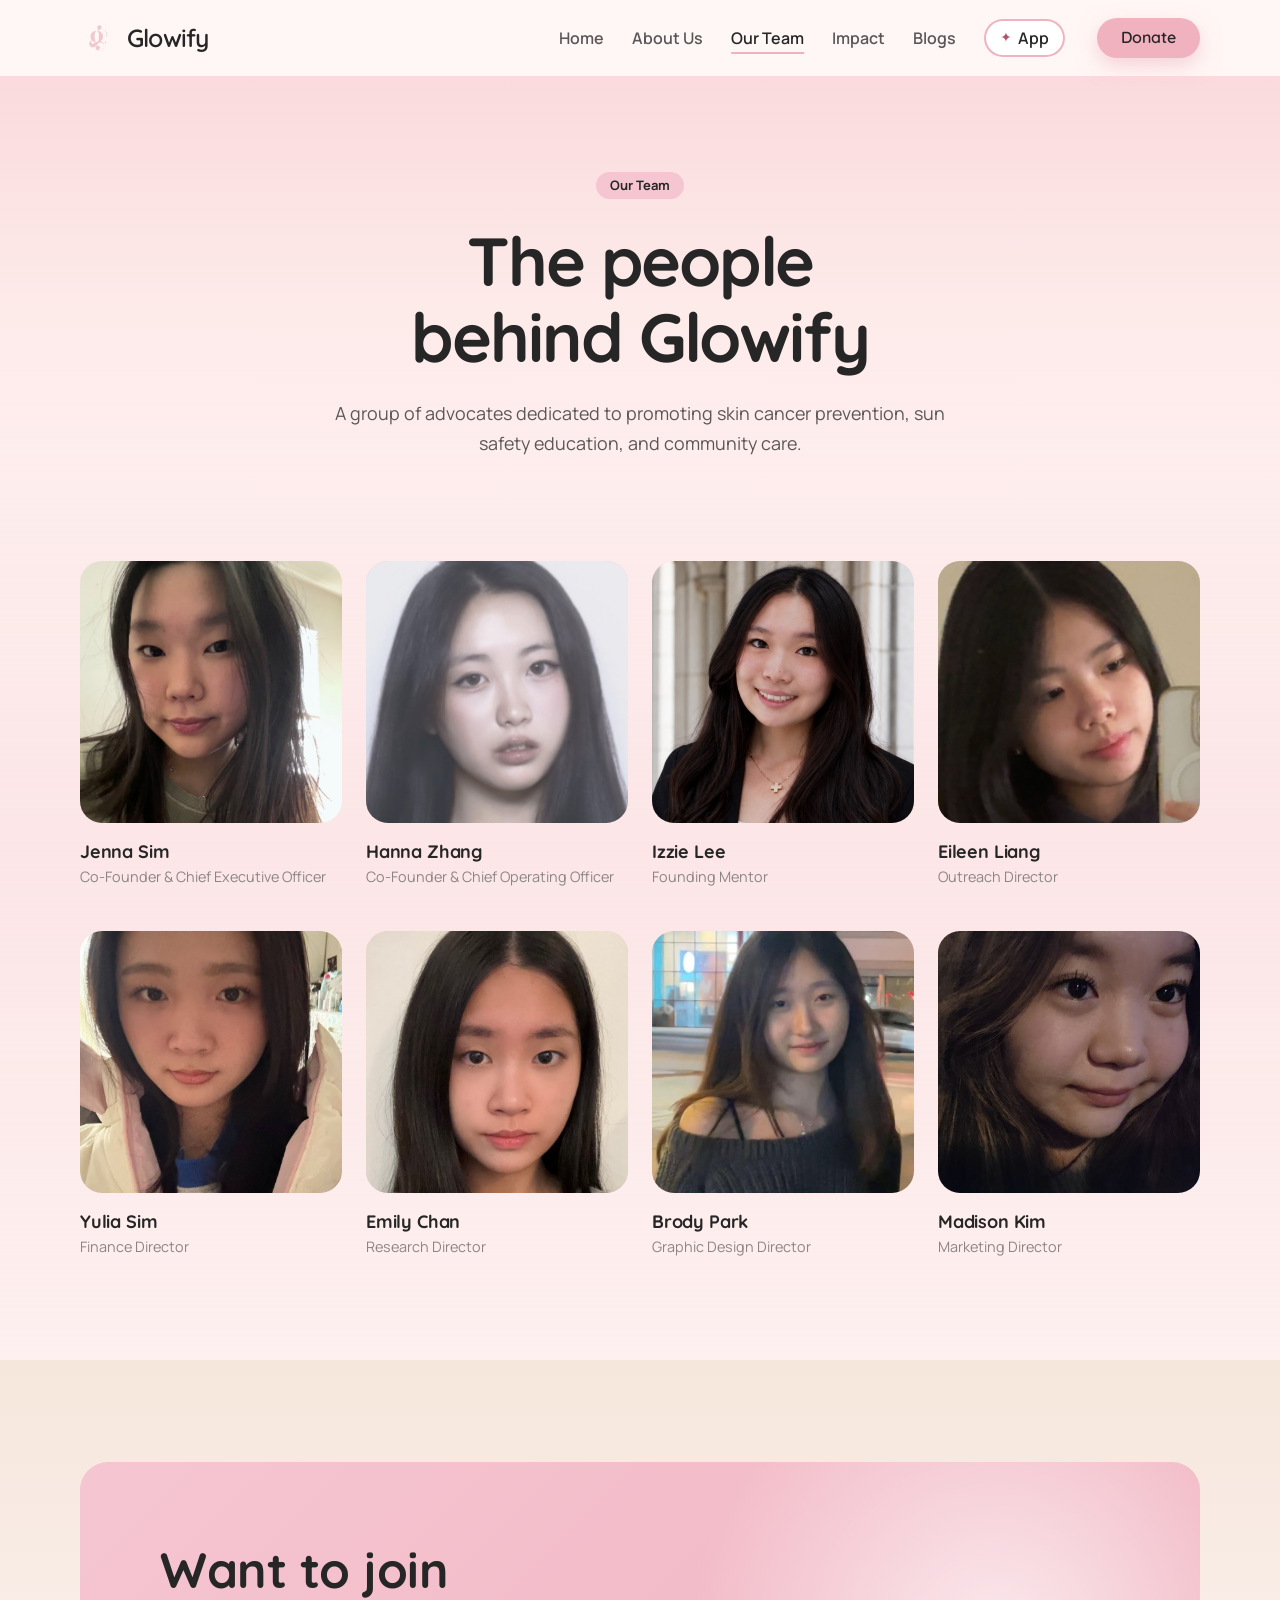
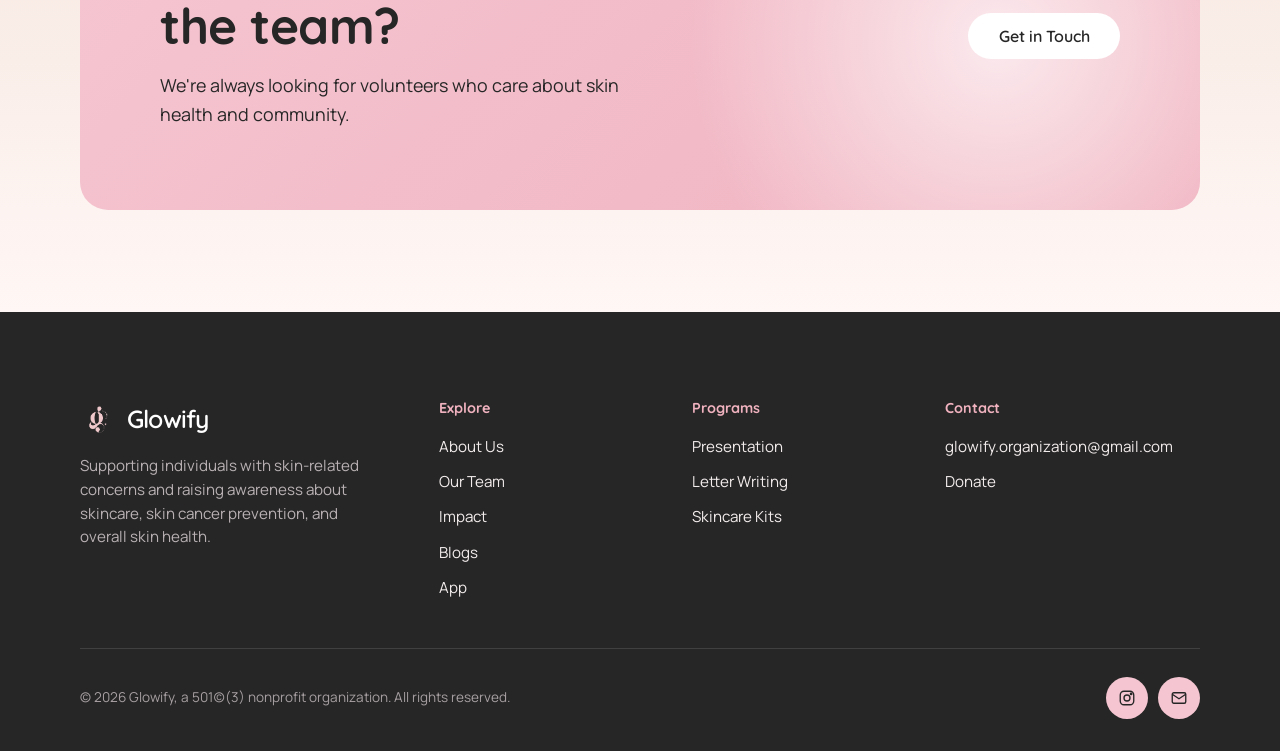
<file: team.html>
<!doctype html>
<html lang="en">
<head>
<meta charset="UTF-8" />
<meta name="viewport" content="width=device-width, initial-scale=1.0" />
<title>Our Team — Glowify</title>
<meta name="description" content="Meet the team behind Glowify's mission to support skin health awareness and community." />
<link rel="icon" href="assets/img/favicon-64.png" type="image/png" />
<link rel="preconnect" href="https://fonts.googleapis.com">
<link rel="preconnect" href="https://fonts.gstatic.com" crossorigin>
<link href="https://fonts.googleapis.com/css2?family=Bowlby+One&family=DM+Sans:wght@400;600&display=swap" rel="stylesheet">
<link rel="stylesheet" href="assets/css/style.css" />
</head>
<body>

<header class="site-header">
  <div class="container nav">
    <a href="index.html" class="brand"><img src="assets/img/logo.png" alt="" class="brand-mark"> Glowify</a>
    <nav class="nav-links">
      <a href="index.html" data-page="index.html">Home</a>
      <a href="about.html" data-page="about.html">About Us</a>
      <a href="team.html" data-page="team.html">Our Team</a>
      <a href="impact.html" data-page="impact.html">Impact</a>
      <a href="blog.html" data-page="blog.html">Blogs</a>
      <a href="app.html" data-page="app.html">App</a>
      <a href="donate.html" class="btn btn-donate" data-page="donate.html">Donate</a>
    </nav>
    <button class="nav-toggle" aria-label="Toggle menu" aria-expanded="false">
      <span></span><span></span><span></span>
    </button>
  </div>
</header>

<main>

  <section class="page-hero">
    <div class="container">
      <span class="eyebrow">Our Team</span>
      <h1>The people behind Glowify</h1>
      <p class="lede">A group of advocates dedicated to promoting skin cancer prevention, sun safety education, and community care.</p>
    </div>
  </section>

  <section>
    <div class="container">
      <div class="team-grid">

        <div class="team-card card reveal">
          <div class="avatar avatar-photo"><img src="assets/img/team/jenna.jpg" alt="Jenna Sim"></div>
          <h3>Jenna Sim</h3>
          <div class="role">Co-Founder &amp; Chief Executive Officer</div>
        </div>

        <div class="team-card card reveal">
          <div class="avatar avatar-photo"><img class="face-up" src="assets/img/team/hanna.jpg" alt="Hanna Zhang"></div>
          <h3>Hanna Zhang</h3>
          <div class="role">Co-Founder &amp; Chief Operating Officer</div>
        </div>

        <div class="team-card card reveal">
          <div class="avatar avatar-photo"><img src="assets/img/team/jiwon.jpg" alt="Jiwon (Izzie) Lee"></div>
          <h3>Izzie Lee</h3>
          <div class="role">Founding Mentor</div>
        </div>

        <div class="team-card card reveal">
          <div class="avatar avatar-photo"><img class="face-up" src="assets/img/team/eileen.jpg" alt="Eileen Liang"></div>
          <h3>Eileen Liang</h3>
          <div class="role">Outreach Director</div>
        </div>

        <div class="team-card card reveal">
          <div class="avatar avatar-photo"><img src="assets/img/team/yulia.jpg" alt="Yulia Sim"></div>
          <h3>Yulia Sim</h3>
          <div class="role">Finance Director</div>
        </div>

        <div class="team-card card reveal">
          <div class="avatar avatar-photo"><img class="face-up" src="assets/img/team/emily.jpg" alt="Emily Chan"></div>
          <h3>Emily Chan</h3>
          <div class="role">Research Director</div>
        </div>

        <div class="team-card card reveal">
          <div class="avatar avatar-photo"><img src="assets/img/team/brody.jpg" alt="Brody"></div>
          <h3>Brody Park</h3>
          <div class="role">Graphic Design Director</div>
        </div>

        <div class="team-card card reveal">
          <div class="avatar avatar-photo"><img src="assets/img/team/maddie.jpg" alt="Maddie Kim"></div>
          <h3>Madison Kim</h3>
          <div class="role">Marketing Director</div>
        </div>

      </div>
    </div>
  </section>

  <section class="bg-beige">
    <div class="container">
      <div class="cta-band reveal">
        <div>
          <h2>Want to join the team?</h2>
          <p class="lede">We're always looking for volunteers who care about skin health and community.</p>
        </div>
        <div class="cta-band-actions">
          <a href="mailto:glowify.organization@gmail.com" class="btn btn-light">Get in Touch</a>
        </div>
      </div>
    </div>
  </section>

</main>

<footer class="site-footer">
  <div class="container">
    <div class="footer-grid">
      <div class="footer-brand">
        <a href="index.html" class="brand"><img src="assets/img/logo.png" alt="" class="brand-mark"> Glowify</a>
        <p>Supporting individuals with skin-related concerns and raising awareness about skincare, skin cancer prevention, and overall skin health.</p>
      </div>
      <div class="footer-col">
        <h4>Explore</h4>
        <ul>
          <li><a href="about.html">About Us</a></li>
          <li><a href="team.html">Our Team</a></li>
          <li><a href="impact.html">Impact</a></li>
          <li><a href="blog.html">Blogs</a></li>
          <li><a href="app.html">App</a></li>
        </ul>
      </div>
      <div class="footer-col">
        <h4>Programs</h4>
        <ul>
          <li><a href="impact.html">Presentation</a></li>
          <li><a href="impact.html">Letter Writing</a></li>
          <li><a href="impact.html">Skincare Kits</a></li>
        </ul>
      </div>
      <div class="footer-col">
        <h4>Contact</h4>
        <ul>
          <li><a href="mailto:glowify.organization@gmail.com">glowify.organization@gmail.com</a></li>
          <li><a href="donate.html">Donate</a></li>
        </ul>
      </div>
    </div>
    <div class="footer-bottom">
      <span>© 2026 Glowify, a 501(c)(3) nonprofit organization. All rights reserved.</span>
      <div class="footer-socials">
        <a href="https://www.instagram.com/glowify_org?igsh=NTZrZHB4aWIxdnEy" aria-label="Instagram" target="_blank" rel="noopener"><svg viewBox="0 0 24 24" fill="none" stroke-width="1.8"><rect x="3" y="3" width="18" height="18" rx="5"/><circle cx="12" cy="12" r="4"/><circle cx="17.5" cy="6.5" r="1"/></svg></a>
        <a href="mailto:glowify.organization@gmail.com" aria-label="Email"><svg viewBox="0 0 24 24" fill="none" stroke-width="1.8"><rect x="3" y="5" width="18" height="14" rx="2"/><path d="m3 7 9 6 9-6"/></svg></a>
      </div>
    </div>
  </div>
</footer>

<script src="assets/js/main.js"></script>
</body>
</html>
</file>
<file: assets/css/style.css>
@import url("https://fonts.googleapis.com/css2?family=Quicksand:wght@500;600;700&family=Manrope:wght@400;500;600;700;800&display=swap");

/* ==========================================================================
   Glowify
   Rounded type (Nunito), a cream / champagne / pink palette with soft gradients,
   dark-gray text, deep-baby-pink buttons, and a dark footer.
   Palette: Creme #FFF7F5, Champagne #F6E7DC, Baby pink #FADADD,
            Soft pink #F5C6D2, Deep baby pink #F0B2BF
   ========================================================================== */

:root {
  --creme: #fff7f5;
  --champagne: #f6e7dc;
  --baby: #fadadd;
  --soft: #f5c6d2;
  --deep: #f0b2bf;
  --deep-hover: #e99aad;

  --rose-text: #b05468;
  --paper: #ffffff;

  --ink-deep: #262626;
  --ink: #2b2b2b;
  --graphite: #5b5658;
  --fog: #8c8587;
  --hairline: rgba(38, 38, 38, 0.1);
  --night: #262626;

  --display: "Quicksand", "Nunito", ui-rounded, "SF Pro Rounded", system-ui, sans-serif;
  --font: "Manrope", "Gilroy", ui-sans-serif, system-ui, -apple-system, "Segoe UI", Roboto, sans-serif;

  --container: 1200px;
  --r-card: 28px;
  --r-image: 22px;
  --r-small: 16px;
  --r-pill: 9999px;

  --ease: cubic-bezier(0.16, 1, 0.3, 1);
}

/* ---- Reset ------------------------------------------------------------- */
*, *::before, *::after { box-sizing: border-box; }
html { scroll-behavior: smooth; }
body, h1, h2, h3, h4, p, figure, blockquote { margin: 0; }
ul, ol { margin: 0; padding: 0; list-style: none; }
img { max-width: 100%; display: block; }
a { color: inherit; text-decoration: none; }
button { font: inherit; cursor: pointer; background: none; border: none; color: inherit; }

:focus-visible { outline: 2px solid var(--ink); outline-offset: 3px; }

/* page background: cream with soft pink washes that repeat down the page */
body {
  font-family: var(--font);
  font-size: 1rem;
  font-weight: 400;
  line-height: 1.55;
  color: var(--graphite);
  background-color: var(--creme);
  background-image: linear-gradient(180deg, rgba(250, 218, 221, 0) 0, rgba(250, 218, 221, 0.6) 50%, rgba(250, 218, 221, 0) 100%);
  background-size: 100% 1700px;
  background-repeat: repeat-y;
  -webkit-font-smoothing: antialiased;
}

.container {
  width: 100%;
  max-width: var(--container);
  margin: 0 auto;
  padding: 0 clamp(1.25rem, 4vw, 2.5rem);
}

/* ---- Type ------------------------------------------------------------------ */
h1, h2, h3, h4 {
  font-family: var(--display);
  font-weight: 700;
  color: var(--ink-deep);
  line-height: 1.12;
  letter-spacing: -0.01em;
}
h1 em, h2 em { font-style: normal; color: var(--rose-text); }
h1, h2 { text-wrap: balance; }

h1 { font-size: clamp(2.5rem, 6vw, 4.25rem); }
h2 { font-size: clamp(1.9rem, 4.2vw, 3.1rem); }
h3 { font-size: 1.2rem; line-height: 1.25; letter-spacing: -0.01em; }
h4 { font-size: 1rem; }

.lede {
  font-size: clamp(1.02rem, 1.4vw, 1.125rem);
  line-height: 1.65;
  color: var(--graphite);
  max-width: 58ch;
}

.eyebrow {
  display: inline-block;
  font-size: 0.8125rem;
  font-weight: 700;
  line-height: 1.3;
  padding: 0.32rem 0.9rem;
  background: var(--soft);
  color: var(--ink-deep);
  border-radius: var(--r-pill);
}

/* ---- Buttons ------------------------------------------------------------ */
.btn {
  display: inline-flex;
  align-items: center;
  justify-content: center;
  gap: 0.5rem;
  padding: 0.85rem 1.9rem;
  border-radius: var(--r-pill);
  border: 0;
  font-family: var(--display);
  font-weight: 600;
  font-size: 1rem;
  line-height: 1.2;
  white-space: nowrap;
  transition: background 0.25s var(--ease), color 0.25s var(--ease), transform 0.25s var(--ease), box-shadow 0.25s var(--ease);
}
.btn:active { transform: scale(0.98); }

/* main buttons use the deep baby pink */
.btn-donate, .btn-primary {
  background: var(--deep);
  color: var(--ink-deep);
  box-shadow: 0 8px 20px rgba(240, 178, 191, 0.55);
}
.btn-donate:hover, .btn-primary:hover { background: var(--deep-hover); transform: translateY(-1px); }

.btn-ghost {
  background: none;
  color: var(--ink-deep);
  padding-left: 0.6rem;
  padding-right: 0.6rem;
  text-decoration: underline;
  text-decoration-color: var(--deep);
  text-decoration-thickness: 2px;
  text-underline-offset: 6px;
}
.btn-ghost:hover { text-decoration-color: var(--ink-deep); }

.btn-light { background: var(--paper); color: var(--ink-deep); }
.btn-light:hover { background: var(--baby); }

/* the App button: white pill with a pink ring and a sparkle, so it stands out from Donate */
.btn-app {
  background: var(--paper);
  color: var(--ink-deep);
  box-shadow: inset 0 0 0 2px var(--deep), 0 8px 20px rgba(240, 178, 191, 0.35);
}
.btn-app::before { content: "\2726"; color: var(--rose-text); font-size: 0.95em; }
.btn-app:hover { background: var(--baby); transform: translateY(-1px); }

.btn-dark { background: var(--night); color: var(--paper); box-shadow: none; }
.btn-dark:hover { background: #000; }

/* ---- Header / Nav ---------------------------------------------------------- */
.site-header {
  position: sticky;
  top: 0;
  z-index: 100;
  background: rgba(255, 247, 245, 0.94);
}

.nav {
  display: flex;
  align-items: center;
  justify-content: space-between;
  min-height: 76px;
}

.brand {
  display: flex;
  align-items: center;
  gap: 0.55rem;
  font-family: var(--display);
  font-size: 1.55rem;
  font-weight: 600;
  letter-spacing: -0.03em;
  line-height: 1;
  color: var(--ink-deep);
}
.brand-mark { width: 38px; height: 38px; object-fit: contain; }

.nav-links { display: flex; align-items: center; gap: 1.75rem; }

.nav-links a:not(.btn) {
  font-size: 1rem;
  font-weight: 600;
  color: var(--graphite);
  padding: 0.3rem 0;
  text-decoration: underline;
  text-decoration-color: transparent;
  text-decoration-thickness: 2px;
  text-underline-offset: 8px;
  transition: color 0.2s var(--ease), text-decoration-color 0.2s var(--ease);
}
.nav-links a:not(.btn):hover { color: var(--ink-deep); }
.nav-links a:not(.btn).is-active { color: var(--ink-deep); text-decoration-color: var(--deep); }

/* App link: a ringed pill with a sparkle, set apart from the plain text links */
.nav-links a[href="app.html"] {
  display: inline-flex;
  align-items: center;
  gap: 0.4rem;
  padding: 0.4rem 1rem;
  border-radius: var(--r-pill);
  background: var(--paper);
  color: var(--ink-deep);
  text-decoration: none;
  box-shadow: inset 0 0 0 2px var(--deep);
  transition: background 0.2s var(--ease), box-shadow 0.2s var(--ease);
}
.nav-links a[href="app.html"]::before { content: "\2726"; color: var(--rose-text); font-size: 0.85em; }
.nav-links a[href="app.html"]:hover, .nav-links a[href="app.html"].is-active { background: var(--baby); }

.nav-links .btn-donate { margin-left: 0.25rem; padding: 0.65rem 1.5rem; }

.nav-toggle {
  display: none;
  flex-direction: column;
  gap: 5px;
  padding: 0.8rem;
  border-radius: var(--r-pill);
  background: var(--paper);
}
.nav-toggle span { width: 18px; height: 2px; background: var(--ink); border-radius: 2px; }

/* ---- Hero ------------------------------------------------------------------- */
.hero {
  position: relative;
  overflow: hidden;
  padding: clamp(3rem, 7vw, 6rem) 0 clamp(4rem, 8vw, 7rem);
  background: linear-gradient(180deg, #f9d0d9 0%, var(--baby) 28%, #fdeae9 62%, rgba(255, 247, 245, 0) 100%);
}
.hero-inner { position: relative; z-index: 1; text-align: center; }

/* soft glow: blurred light behind the hero, plus a few four-point sparkles */
.glow { position: absolute; inset: 0; pointer-events: none; z-index: 0; }
.glow .orb { position: absolute; border-radius: 50%; filter: blur(60px); will-change: transform; }
.glow .o1 { width: 46vw; max-width: 640px; aspect-ratio: 1; top: -14%; left: 50%; margin-left: -23vw;
  background: radial-gradient(circle, rgba(245, 198, 210, 0.95), rgba(245, 198, 210, 0) 68%); animation: drift 14s ease-in-out infinite alternate; }
.glow .o2 { width: 36vw; max-width: 500px; aspect-ratio: 1; top: 32%; left: -8%;
  background: radial-gradient(circle, rgba(246, 231, 220, 1), rgba(246, 231, 220, 0) 68%); animation: drift 18s ease-in-out infinite alternate-reverse; }
.glow .o3 { width: 32vw; max-width: 440px; aspect-ratio: 1; top: 50%; right: -6%;
  background: radial-gradient(circle, rgba(240, 178, 191, 0.7), rgba(240, 178, 191, 0) 68%); animation: drift 16s ease-in-out infinite alternate; }

.glow .spark {
  position: absolute;
  width: var(--s, 22px);
  aspect-ratio: 1;
  background: linear-gradient(135deg, #fff, var(--soft) 60%, var(--deep));
  clip-path: polygon(50% 0, 60% 40%, 100% 50%, 60% 60%, 50% 100%, 40% 60%, 0 50%, 40% 40%);
  filter: drop-shadow(0 0 6px rgba(240, 178, 191, 0.9));
  animation: twinkle 3.6s ease-in-out infinite;
}
.glow .s1 { --s: 30px; top: 14%; left: 17%; }
.glow .s2 { --s: 18px; top: 24%; right: 15%; animation-delay: -1.2s; }
.glow .s3 { --s: 24px; top: 52%; left: 9%; animation-delay: -2.1s; }
.glow .s4 { --s: 16px; top: 8%; right: 30%; animation-delay: -0.6s; }
.glow .s5 { --s: 20px; top: 58%; right: 8%; animation-delay: -2.8s; }

@keyframes drift { from { transform: translate(0, 0) scale(1); } to { transform: translate(3vw, 2.5vw) scale(1.12); } }
@keyframes twinkle { 0%, 100% { opacity: 0.35; transform: scale(0.75) rotate(0); } 50% { opacity: 1; transform: scale(1.1) rotate(12deg); } }

.hero h1 {
  max-width: 12ch;
  margin: 1.5rem auto 0;
  font-size: clamp(2.8rem, 9vw, 6.75rem);
  font-weight: 700;
  text-wrap: balance;
  line-height: 1;
  letter-spacing: -0.035em;
}
.hero .lede { margin: 1.75rem auto 0; max-width: 54ch; color: var(--ink-deep); }

.hero-cta {
  display: flex;
  justify-content: center;
  align-items: center;
  gap: 1rem;
  flex-wrap: wrap;
  margin-top: 2.25rem;
}

/* two photos that float: white-bordered cards, tilted, drifting gently */
.hero-float {
  position: relative;
  max-width: 920px;
  height: clamp(300px, 47vw, 500px);
  margin: clamp(3rem, 6vw, 4.5rem) auto 0;
}
.float-card {
  position: absolute;
  width: 56%;
  border: 9px solid var(--paper);
  border-radius: 24px;
  overflow: hidden;
  background: var(--paper);
  box-shadow: 0 28px 55px rgba(176, 84, 104, 0.28), 0 6px 14px rgba(38, 38, 38, 0.1);
  animation: floaty 7s ease-in-out infinite;
  will-change: transform;
}
.float-card img { width: 100%; aspect-ratio: 4 / 3; object-fit: cover; }
.fc1 { --r: 4deg; right: 1%; top: 0; z-index: 1; }
.fc2 { --r: -5deg; left: 1%; bottom: 0; width: 50%; z-index: 2; animation-duration: 8s; animation-delay: -3.5s; }
@keyframes floaty {
  0%, 100% { transform: translateY(0) rotate(var(--r)); }
  50% { transform: translateY(-16px) rotate(calc(var(--r) + 1.5deg)); }
}

@media (prefers-reduced-motion: reduce) {
  .glow .orb, .glow .spark, .float-card { animation: none; }
  .float-card { transform: rotate(var(--r)); }
}

.hero-stats {
  display: grid;
  grid-template-columns: repeat(4, 1fr);
  gap: clamp(0.75rem, 1.6vw, 1.25rem);
  margin-top: clamp(4rem, 8vw, 6rem);
  text-align: left;
}
.hero-stat {
  background: var(--soft);
  border-radius: var(--r-card);
  padding: clamp(1.4rem, 2.4vw, 1.9rem);
}
.hero-stat:nth-child(even) { background: var(--baby); }
.hero-stat-label {
  display: inline-block;
  font-size: 0.8125rem;
  font-weight: 700;
  line-height: 1.3;
  color: var(--ink-deep);
  background: rgba(255, 255, 255, 0.75);
  padding: 0.3rem 0.8rem;
  border-radius: var(--r-pill);
  margin-bottom: 1.5rem;
}
.hero-stat-num { display: block; margin-bottom: 0.9rem; }
.hero-stat-num .figure {
  display: block;
  font-family: var(--display);
  font-size: clamp(2.2rem, 4vw, 3.2rem);
  font-weight: 600;
  line-height: 1.05;
  letter-spacing: -0.03em;
  color: var(--ink-deep);
}
.hero-stat-num .unit { display: block; font-size: 1rem; font-weight: 700; color: var(--ink-deep); margin-top: 0.25rem; }
.hero-stat-desc { font-size: 0.9rem; line-height: 1.5; color: var(--graphite); }

/* ---- Sections --------------------------------------------------------------- */
section { padding: clamp(4rem, 8vw, 7rem) 0; }

.section-head { max-width: 760px; margin: 0 auto clamp(2.5rem, 5vw, 4rem); text-align: center; }
.section-head h2 { margin-top: 1.25rem; }
.section-head .lede { margin: 1.25rem auto 0; }
.section-head.center { text-align: center; }

/* alternate sections: champagne fading into cream, or a pink wash */
.bg-beige { background: linear-gradient(180deg, var(--champagne) 0%, #faeee9 55%, var(--creme) 100%); }
.bg-pink { background: linear-gradient(180deg, var(--baby) 0%, #fdebea 60%, var(--creme) 100%); }

/* ---- Cards: baby pink -------------------------------------------------------- */
.grid { display: grid; gap: clamp(1rem, 2.2vw, 1.5rem); }
.grid-3 { grid-template-columns: repeat(3, 1fr); }
.grid-2 { grid-template-columns: repeat(2, 1fr); }
.grid-4 { grid-template-columns: repeat(4, 1fr); }

.card {
  background: var(--baby);
  border-radius: var(--r-card);
  padding: clamp(1.75rem, 3vw, 2.5rem);
  transition: background 0.3s var(--ease), transform 0.3s var(--ease);
}
.card:hover { background: #fce3e5; transform: translateY(-3px); }

.card h3 { margin-bottom: 0.65rem; }
.card p { color: var(--graphite); font-size: 1rem; }
.card a:not(.btn) {
  font-weight: 700;
  color: var(--ink-deep);
  text-decoration: underline;
  text-decoration-color: var(--deep);
  text-decoration-thickness: 2px;
  text-underline-offset: 5px;
}
.card a:not(.btn):hover { text-decoration-color: var(--ink-deep); }

.program-card { display: flex; flex-direction: column; gap: 0.9rem; }
.program-card h3 { margin-bottom: 0; }
.program-card p { flex-grow: 1; }
.program-card .tag {
  align-self: flex-start;
  font-size: 0.8125rem;
  font-weight: 700;
  line-height: 1.3;
  color: var(--ink-deep);
  background: var(--paper);
  padding: 0.25rem 0.85rem;
  border-radius: var(--r-pill);
}

/* ---- App promo on the home page ---------------------------------------------- */
.app-promo {
  position: relative;
  overflow: hidden;
  background: linear-gradient(135deg, var(--soft) 0%, var(--baby) 45%, var(--champagne) 100%);
  border-radius: calc(var(--r-card) + 8px);
  padding: clamp(2.25rem, 6vw, 4.5rem) clamp(1.25rem, 4vw, 3.5rem);
}
.app-promo::before {
  content: ""; position: absolute; width: 50%; aspect-ratio: 1; left: -10%; top: -35%;
  background: radial-gradient(circle, rgba(255, 255, 255, 0.8), rgba(255, 255, 255, 0) 65%); pointer-events: none;
}
.app-promo > * { position: relative; }
.app-promo .card { background: rgba(255, 255, 255, 0.72); }
.app-promo .card:hover { background: var(--paper); }
.app-promo .program-card .tag { background: var(--soft); }

/* ---- CTA band: pink gradient ---------------------------------------------------- */
.cta-band {
  position: relative;
  overflow: hidden;
  background: linear-gradient(135deg, var(--soft) 0%, var(--deep) 100%);
  border-radius: var(--r-card);
  padding: clamp(2.5rem, 7vw, 5rem);
  display: flex;
  align-items: center;
  justify-content: space-between;
  gap: 2rem;
  flex-wrap: wrap;
}
.cta-band::before {
  content: ""; position: absolute; width: 60%; aspect-ratio: 1; right: -12%; top: -45%;
  background: radial-gradient(circle, rgba(255, 255, 255, 0.7), rgba(255, 255, 255, 0) 65%); pointer-events: none;
}
.cta-band > * { position: relative; }
.cta-band h2 { max-width: 14ch; }
.cta-band h2 em { color: var(--ink-deep); text-decoration: underline; text-decoration-color: rgba(255, 255, 255, 0.85); text-decoration-thickness: 4px; text-underline-offset: 6px; }
.cta-band .lede { color: var(--ink-deep); margin-top: 1.1rem; max-width: 44ch; }
.cta-band-actions { display: flex; align-items: center; gap: 1rem; flex-wrap: wrap; }
.cta-band .btn-donate { background: var(--night); color: var(--paper); box-shadow: none; }
.cta-band .btn-donate:hover { background: #000; }
.cta-band .btn-light { background: var(--paper); }
.cta-band .btn-light:hover { background: var(--creme); }

/* ---- Footer: dark gray ------------------------------------------------------------ */
.site-footer {
  background: var(--night);
  color: #e9e3e4;
  padding: clamp(3.5rem, 7vw, 5.5rem) 0 2rem;
}
.footer-grid {
  display: grid;
  grid-template-columns: 1.5fr 1fr 1fr 1.2fr;
  gap: 2.5rem;
  padding-bottom: 3rem;
  border-bottom: 1px solid rgba(255, 255, 255, 0.12);
}
.site-footer .brand { color: var(--paper); margin-bottom: 1rem; }
.footer-brand p { max-width: 34ch; font-size: 0.95rem; color: #b9b1b3; }
.footer-col h4 { font-size: 0.9rem; font-weight: 700; color: var(--deep); margin-bottom: 1.1rem; letter-spacing: 0; }
.footer-col ul { display: flex; flex-direction: column; gap: 0.65rem; }
.footer-col a { font-size: 0.95rem; color: #f3ecec; }
.footer-col a:hover { text-decoration: underline; text-decoration-color: var(--deep); text-decoration-thickness: 2px; text-underline-offset: 5px; }
.footer-bottom {
  display: flex;
  justify-content: space-between;
  align-items: center;
  flex-wrap: wrap;
  gap: 1rem;
  padding-top: 1.75rem;
  font-size: 0.85rem;
  color: #a79fa1;
}
.footer-socials { display: flex; gap: 0.6rem; }
.footer-socials a {
  width: 42px; height: 42px;
  border-radius: 50%;
  background: var(--soft);
  display: flex; align-items: center; justify-content: center;
  transition: background 0.25s var(--ease);
}
.footer-socials a:hover { background: var(--deep); }
.footer-socials svg { width: 18px; height: 18px; stroke: var(--ink-deep); }

/* ---- Reveal ------------------------------------------------------------------- */
.reveal { opacity: 0; transform: translateY(18px); transition: opacity 0.65s var(--ease), transform 0.65s var(--ease); }
.reveal.is-visible { opacity: 1; transform: none; }

/* ---- Page hero (inner pages) ------------------------------------------------------ */
.page-hero {
  text-align: center;
  padding: clamp(3.5rem, 8vw, 6rem) 0 clamp(2rem, 4vw, 3.5rem);
  background: linear-gradient(180deg, var(--baby) 0%, #fdebea 55%, rgba(255, 247, 245, 0) 100%);
}
.page-hero h1 { max-width: 17ch; margin: 1.5rem auto 0; font-weight: 800; letter-spacing: -0.03em; }
.page-hero .lede { margin: 1.5rem auto 0; }
.page-hero + section { padding-top: clamp(2rem, 4vw, 3.5rem); }

article .lede { font-size: 1.0625rem; line-height: 1.8; color: var(--graphite); }
article a:not(.btn) {
  color: var(--ink-deep);
  font-weight: 700;
  text-decoration: underline;
  text-decoration-color: var(--deep);
  text-decoration-thickness: 2px;
  text-underline-offset: 4px;
}

/* ---- Blog posts: text beside a photo, alternating sides ------------------------- */
.story-row {
  display: grid;
  grid-template-columns: minmax(0, 1.25fr) minmax(0, 0.75fr);
  gap: clamp(1.5rem, 4vw, 3rem);
  align-items: center;
  margin-top: clamp(2rem, 4vw, 3rem);
}
.story-row:first-child { margin-top: 0; }
.story-row.flip { grid-template-columns: minmax(0, 0.75fr) minmax(0, 1.25fr); }
.story-row.flip .story-photo { order: -1; }
.story-photo img {
  width: 100%;
  aspect-ratio: 4 / 5;
  object-fit: cover;
  border-radius: var(--r-image);
  box-shadow: 0 18px 40px rgba(176, 84, 104, 0.18);
}
.story-text > p:first-child { margin-top: 0 !important; }

/* ---- Photo collages (home + about) --------------------------------------------- */
.mosaic { columns: 3; column-gap: 1.25rem; }
.mosaic figure { break-inside: avoid; margin: 0 0 1.25rem; }
.mosaic img { width: 100%; border-radius: var(--r-image); box-shadow: 0 14px 34px rgba(176, 84, 104, 0.16); }

.photo-grid { display: grid; grid-template-columns: repeat(2, 1fr); gap: 1.25rem; }
.photo-grid figure { position: relative; margin: 0; }
.photo-grid img { width: 100%; aspect-ratio: 4 / 3; object-fit: cover; border-radius: var(--r-image); box-shadow: 0 14px 34px rgba(176, 84, 104, 0.16); }
.photo-grid figcaption {
  position: absolute;
  left: 0.9rem; bottom: 0.9rem;
  font-size: 0.85rem;
  font-weight: 700;
  line-height: 1.3;
  color: var(--ink-deep);
  background: var(--paper);
  padding: 0.35rem 0.9rem;
  border-radius: var(--r-pill);
}

/* ---- Team ------------------------------------------------------------------- */
.team-grid {
  display: grid;
  grid-template-columns: repeat(4, 1fr);
  gap: clamp(1.75rem, 3.5vw, 2.75rem) clamp(1rem, 2.5vw, 1.5rem);
}
.team-card, .team-card:hover { background: none; padding: 0; text-align: left; transform: none; }
.avatar {
  width: 100%;
  aspect-ratio: 1;
  margin: 0 0 1.1rem;
  border-radius: var(--r-image);
  overflow: hidden;
  background: var(--soft);
}
.avatar-photo { padding: 0; }
.avatar-photo img { width: 100%; height: 100%; object-fit: cover; }
/* nudge the photo up so the face sits in the middle of the frame */
.avatar-photo img.face-up { transform: translateY(-9%) scale(1.2); }
.team-card h3 { margin-bottom: 0.25rem; font-size: 1.125rem; }
.team-card .role { font-size: 0.9rem; color: var(--fog); line-height: 1.4; }

/* ---- Gallery / Impact ---------------------------------------------------------- */
.gallery-grid { display: grid; grid-template-columns: repeat(3, 1fr); gap: 1.25rem; }
.gallery-tile {
  aspect-ratio: 4 / 3;
  position: relative;
  overflow: hidden;
  display: flex;
  align-items: flex-end;
  padding: 0.9rem;
  border-radius: var(--r-image);
  background-color: var(--soft);
  background-size: cover;
  background-position: center;
}
.gallery-tile span:not(.gallery-tile-link-badge) {
  position: relative;
  z-index: 1;
  font-weight: 700;
  font-size: 0.85rem;
  line-height: 1.3;
  color: var(--ink-deep);
  background: var(--paper);
  padding: 0.35rem 0.9rem;
  border-radius: var(--r-pill);
}
.gallery-tile-link-badge {
  position: absolute;
  top: 0.85rem; right: 0.85rem;
  z-index: 1;
  width: 36px; height: 36px;
  border-radius: 50%;
  background: var(--paper);
  display: flex; align-items: center; justify-content: center;
  transition: background 0.25s var(--ease);
}
.gallery-tile-link-badge svg { width: 16px; height: 16px; stroke: var(--ink-deep); }
a.gallery-tile:hover .gallery-tile-link-badge { background: var(--soft); }

.tile-schoolpresentation { background-image: url("../img/schoolpresentation.jpg"); }
.tile-bakesale { background-image: url("../img/bakesale.jpg"); }
.tile-kitpacking { background-image: url("../img/kitpacking.jpg"); }
.tile-letters { background-image: url("../img/letters.jpg"); }
.tile-carekit { background-image: url("../img/carekit.jpg"); }
.tile-kitdelivery { background-image: url("../img/kitdelivery.jpg"); }
.tile-packagepacking { background-image: url("../img/packagepacking.jpg"); }
.tile-writingletter { background-image: url("../img/writingletter.jpg"); }
.tile-groupletterwriting { background-image: url("../img/groupletterwriting.jpg"); }
.tile-fundraiser-table { background-image: url("../img/fundraiser-table.jpg"); }

.gallery-tile-wide { grid-column: 1 / -1; aspect-ratio: 21 / 8; }
.gallery-tile-feature { max-width: 900px; margin: 0 auto; }

/* ---- Glow & Tell (video) ------------------------------------------------------ */
.video-grid {
  display: flex;
  flex-wrap: nowrap;
  gap: 1.5rem;
  justify-content: center;
  align-items: flex-start;
}
.video-card {
  background: var(--baby);
  border-radius: var(--r-card);
  padding: 14px 14px 20px;
  width: fit-content;
  max-width: 100%;
  flex-shrink: 1;
}
.video-card video {
  height: clamp(220px, 32vw, 460px);
  width: auto;
  max-width: 100%;
  display: block;
  background: #000;
  border-radius: var(--r-image);
  outline: none;
}
.video-card-caption { padding: 1rem 0.6rem 0; font-weight: 700; font-size: 1rem; color: var(--ink-deep); }
@media (max-width: 640px) {
  .video-grid { flex-wrap: wrap; }
  .video-card video { height: auto; width: 100%; }
}

/* ---- Timeline (about) ---------------------------------------------------------- */
.timeline { display: flex; flex-direction: column; max-width: 760px; margin: 0 auto; }
.timeline-item {
  display: grid;
  grid-template-columns: 48px 1fr;
  gap: 1.75rem;
  padding-bottom: 2.75rem;
  position: relative;
}
.timeline-item::before {
  content: "";
  position: absolute;
  left: 23px; top: 56px; bottom: 8px;
  width: 2px;
  background: var(--soft);
}
.timeline-item:last-child { padding-bottom: 0; }
.timeline-item:last-child::before { display: none; }
.timeline-dot {
  width: 48px; height: 48px;
  border-radius: 50%;
  background: var(--deep);
  color: var(--ink-deep);
  display: flex; align-items: center; justify-content: center;
  font-size: 1.15rem;
  font-weight: 800;
  flex-shrink: 0;
}
.timeline-content h3 { margin: 0.7rem 0 0.45rem; font-size: 1.4rem; }
.timeline-content p { color: var(--graphite); }

/* ---- Donate ------------------------------------------------------------------- */
.donate-hero { text-align: center; padding: clamp(3.5rem, 8vw, 6rem) 0 clamp(3rem, 6vw, 5rem); background: linear-gradient(180deg, var(--baby) 0%, #fdebea 55%, rgba(255, 247, 245, 0) 100%); }
.donate-hero .section-head { margin-bottom: 0; }
.donate-hero h1 { margin: 1.5rem auto 0; max-width: 15ch; font-weight: 800; letter-spacing: -0.03em; }
.donate-panel {
  max-width: 640px;
  margin: 3rem auto 0;
  background: var(--paper);
  border-radius: var(--r-card);
  padding: clamp(1.75rem, 5vw, 2.75rem);
  text-align: left;
  box-shadow: 0 24px 50px rgba(176, 84, 104, 0.14);
}
.donate-panel .status-pill {
  display: inline-block;
  font-size: 0.8125rem;
  font-weight: 700;
  line-height: 1.3;
  color: var(--ink-deep);
  background: var(--soft);
  padding: 0.3rem 0.85rem;
  border-radius: var(--r-pill);
  margin-bottom: 1.25rem;
}
.donate-panel h3 { font-size: 1.7rem; font-weight: 800; letter-spacing: -0.02em; margin-bottom: 0.75rem; }
.donate-panel p { color: var(--graphite); margin-bottom: 1.75rem; }
.donate-use-list {
  display: flex;
  flex-direction: column;
  gap: 1.1rem;
  margin-top: 2rem;
  padding-top: 1.75rem;
  border-top: 1px solid var(--hairline);
}
.donate-use-item { display: flex; gap: 1rem; align-items: flex-start; }
.donate-use-item .num { font-weight: 800; color: var(--rose-text); flex-shrink: 0; }
.donate-use-item p { margin: 0; color: var(--graphite); font-size: 1rem; }
.donate-use-item strong { color: var(--ink-deep); font-weight: 700; }

.info-band { display: grid; grid-template-columns: repeat(3, 1fr); gap: 1.5rem; }

/* ---- Responsive ------------------------------------------------------------------ */
@media (max-width: 980px) {
  .grid-4, .hero-stats { grid-template-columns: repeat(2, 1fr); }
  .grid-3, .gallery-grid, .info-band { grid-template-columns: repeat(2, 1fr); }
  .team-grid { grid-template-columns: repeat(3, 1fr); }
  .footer-grid { grid-template-columns: 1fr 1fr; }
  .mosaic { columns: 2; }
}

@media (max-width: 860px) {
  .nav-links {
    position: fixed; top: 76px; left: 0; right: 0; bottom: 0;
    background: var(--creme);
    flex-direction: column; align-items: stretch; justify-content: flex-start;
    padding: 1.5rem 1.25rem; gap: 0.25rem;
    transform: translateX(100%);
    transition: transform 0.4s var(--ease);
    overflow-y: auto;
  }
  .nav-links.is-open { transform: none; }
  .nav-links a:not(.btn) { font-size: 1.35rem; padding: 0.8rem 0.5rem; }
  .nav-links a[href="app.html"] { align-self: flex-start; padding: 0.7rem 1.4rem; margin: 0.25rem 0; }
  .nav-links .btn-donate { margin: 1.25rem 0 0; padding: 1rem 1.5rem; font-size: 1.05rem; }
  .nav-toggle { display: flex; }
}

@media (max-width: 760px) {
  .grid-3, .grid-2, .grid-4, .gallery-grid, .info-band, .hero-stats, .photo-grid { grid-template-columns: 1fr; }
  .team-grid { grid-template-columns: 1fr 1fr; }
  .footer-grid { grid-template-columns: 1fr; gap: 2rem; }
  .footer-bottom { flex-direction: column; align-items: flex-start; }
  .cta-band { flex-direction: column; align-items: flex-start; }
  .gallery-tile-wide { aspect-ratio: 4 / 3; }
  .hero-float { height: clamp(230px, 62vw, 330px); }
  .float-card { border-width: 6px; border-radius: 18px; }
  .story-row, .story-row.flip { grid-template-columns: 1fr; }
  .story-row .story-photo, .story-row.flip .story-photo { order: 2; max-width: 420px; }
  .mosaic { column-gap: 0.75rem; }
  .mosaic figure { margin-bottom: 0.75rem; }
}

@media (prefers-reduced-motion: reduce) {
  html { scroll-behavior: auto; }
  .reveal { opacity: 1; transform: none; transition: none; }
}

/* ---- Home: community split (text left, photos right) ----------------------- */
.community-split { display: grid; grid-template-columns: 0.8fr 1.2fr; gap: clamp(2rem, 5vw, 4.5rem); align-items: center; }
.community-split .section-head { text-align: left; margin: 0; max-width: none; }
.community-split .section-head .lede { margin-left: 0; margin-right: 0; }
.community-grid { display: grid; grid-template-columns: repeat(3, 1fr); gap: 0.85rem; }
.community-grid figure { margin: 0; }
.community-grid img { width: 100%; aspect-ratio: 1 / 1; object-fit: cover; border-radius: 18px; display: block; box-shadow: 0 10px 24px -14px rgba(176, 84, 104, 0.45); }
.community-grid figure:nth-child(2) { transform: translateY(1.2rem); }
.community-grid figure:nth-child(5) { transform: translateY(1.2rem); }
@media (max-width: 860px) {
  .community-split { grid-template-columns: 1fr; }
  .community-grid { grid-template-columns: repeat(2, 1fr); }
  .community-grid figure:nth-child(n) { transform: none; }
}

/* ---- Hero split: text left, floating photos right -------------------------- */
.hero-grid { display: grid; grid-template-columns: 1.05fr 0.95fr; gap: clamp(1.5rem, 4vw, 4rem); align-items: center; text-align: left; }
.hero-grid .hero-copy { min-width: 0; }
.hero-grid h1 { margin: 1.25rem 0 0; max-width: 11ch; font-size: clamp(2.6rem, 5.6vw, 5.2rem); }
.hero-grid .lede { margin: 1.5rem 0 0; max-width: 46ch; }
.hero-grid .hero-cta { justify-content: flex-start; }
.hero-grid .hero-float { margin: 0; max-width: none; width: 100%; height: clamp(380px, 40vw, 560px); }
.hero-grid .float-card { width: 74%; }
.hero-grid .fc1 { right: 0; top: 0; }
.hero-grid .fc2 { left: 0; bottom: 0; width: 68%; }
@media (max-width: 860px) {
  .hero-grid { grid-template-columns: 1fr; }
  .hero-grid .hero-float { height: clamp(300px, 70vw, 440px); margin-top: 1rem; }
  .hero-grid .float-card { width: 64%; }
  .hero-grid .fc2 { width: 58%; }
}
</file>
